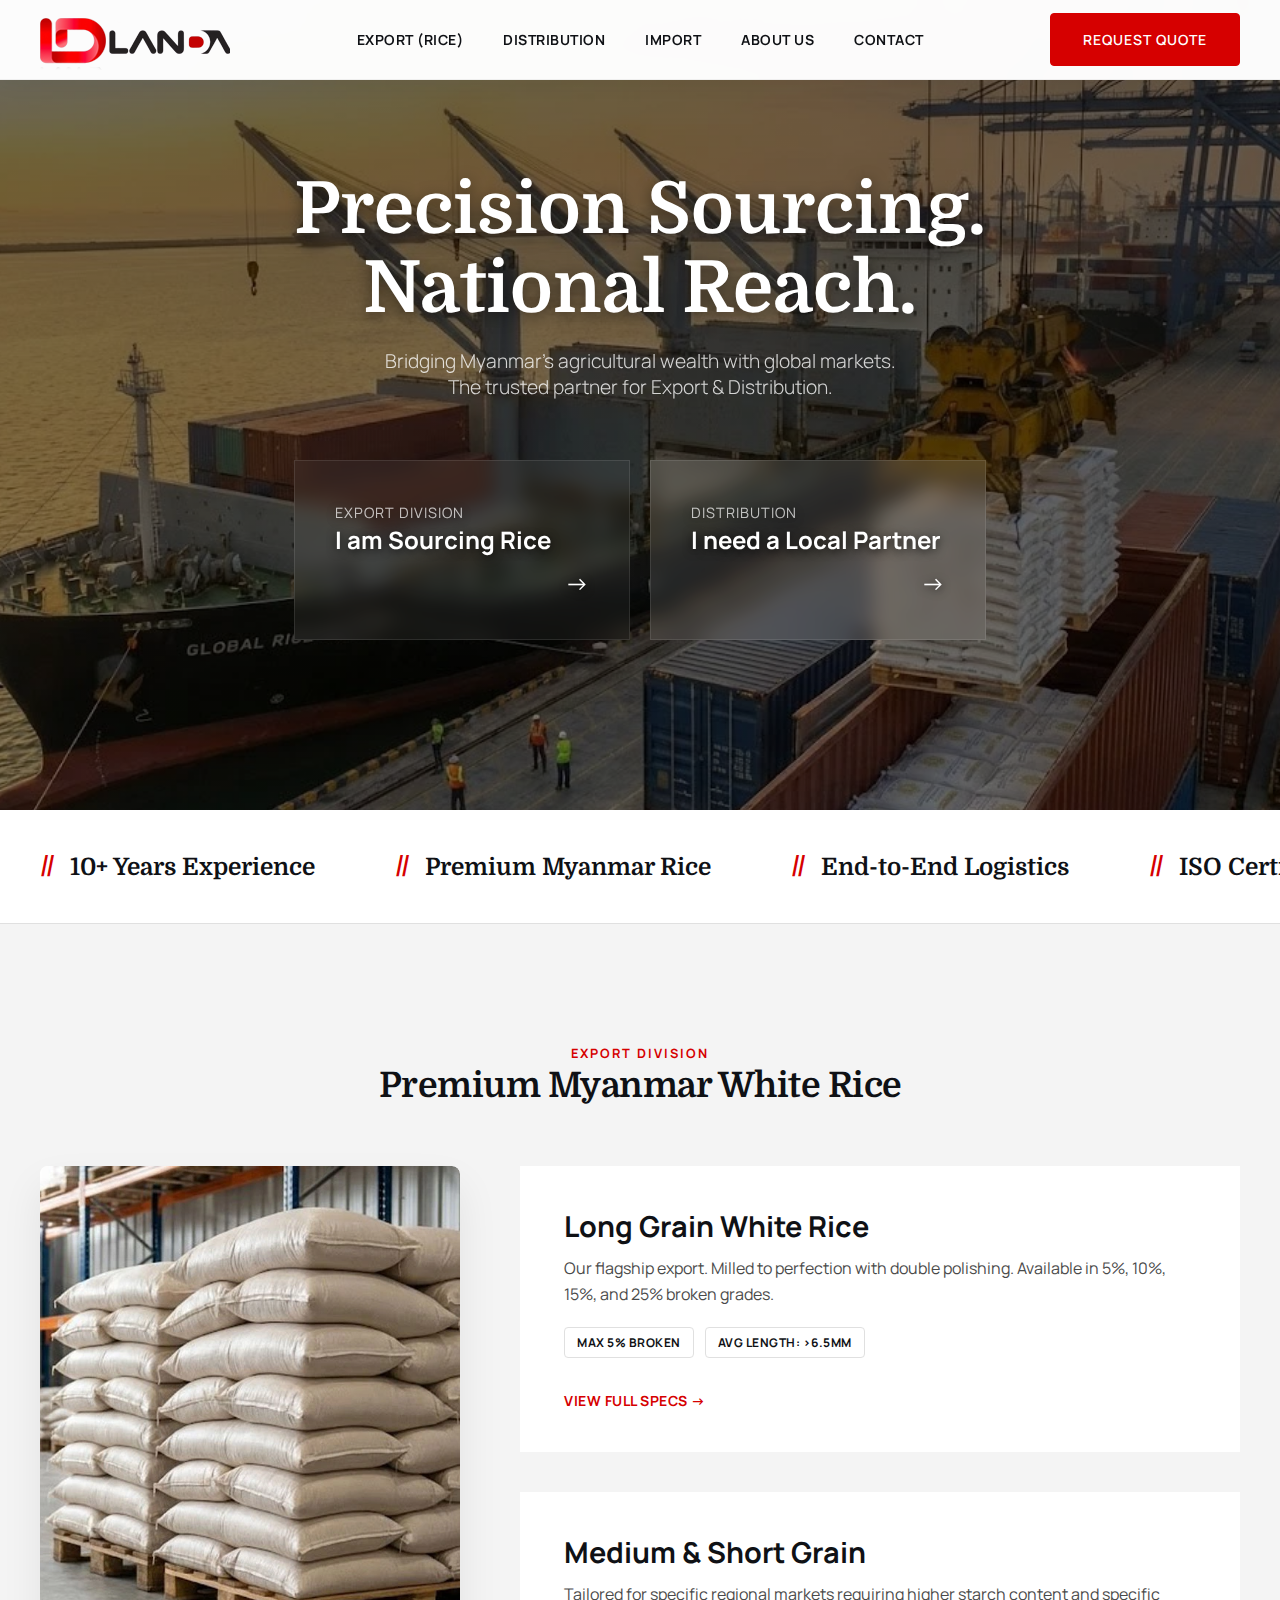
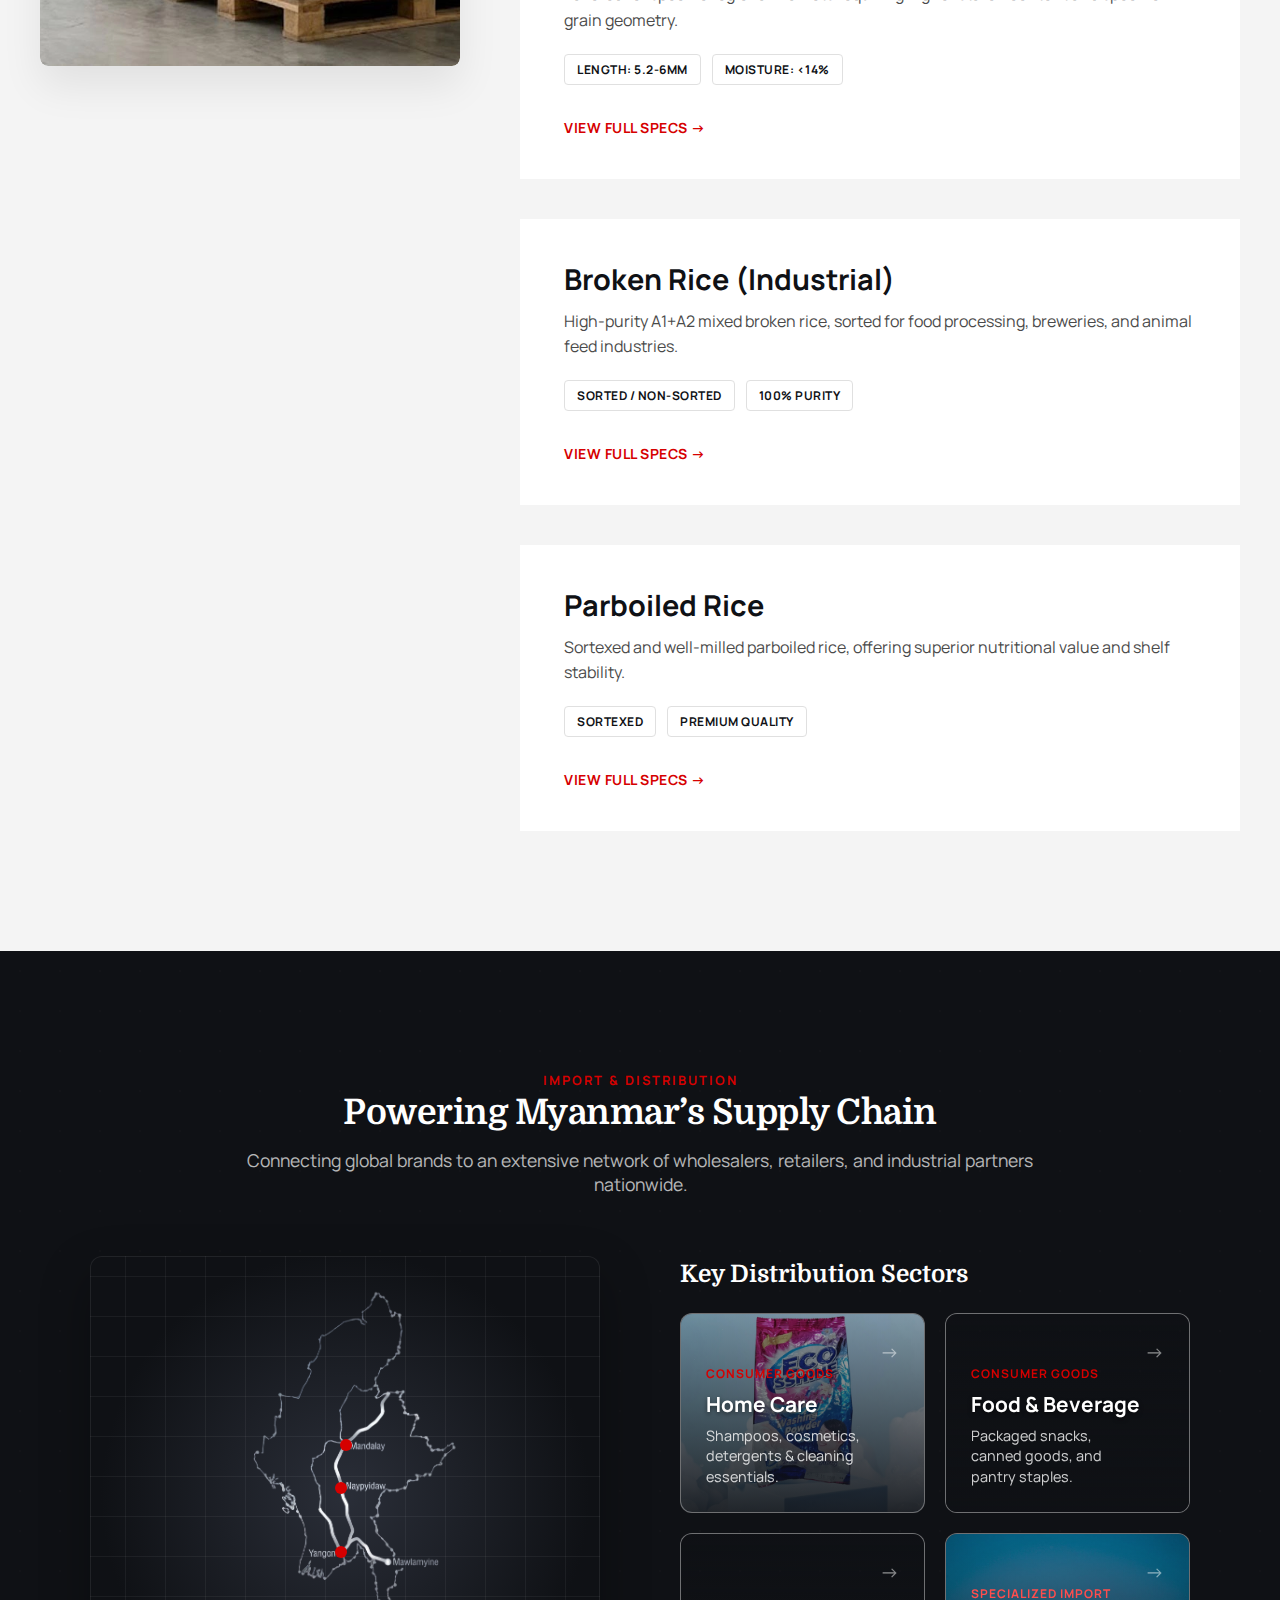
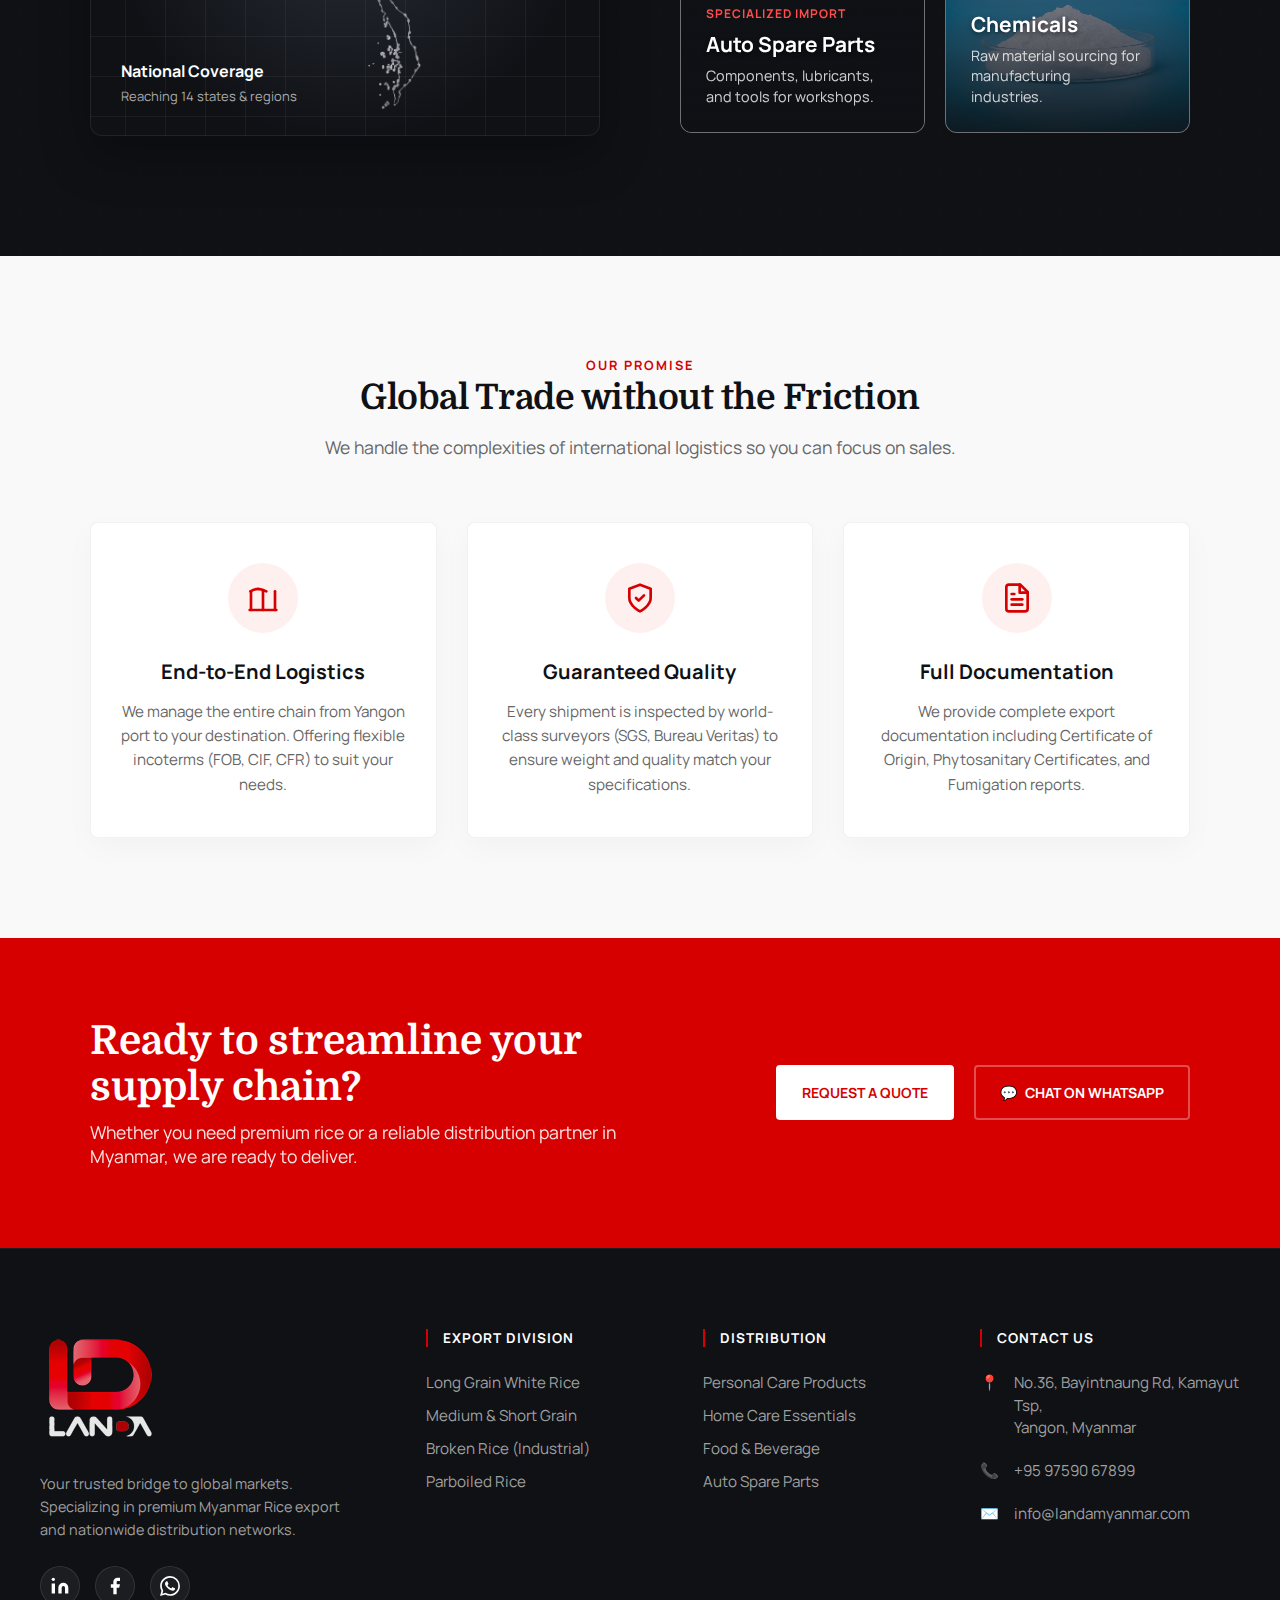
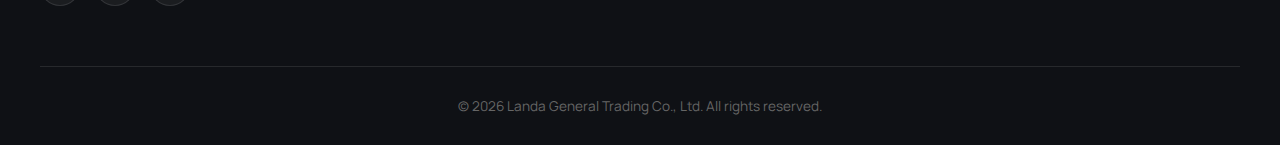
<file: index.html>
<!DOCTYPE html>
<html lang="en">
<head>
    <meta charset="UTF-8">
    <meta name="viewport" content="width=device-width, initial-scale=1.0">
    <title>Landa General Trading | Myanmar's Premier Supply Chain Partner</title>
    <meta name="description" content="Bridging global manufacturers with Myanmar's 54 million consumers. Trusted import, export, and national distribution services since 2016.">
    <meta name="keywords" content="Landa General Trading, Myanmar distributor, supply chain Myanmar, logistics company Yangon, import export Myanmar, business partner Myanmar">
    <meta property="og:title" content="Landa General Trading | Architects of Supply Chain">
    <meta property="og:description" content="Bridging global manufacturers with Myanmar's 54 million consumers.">
    <meta property="og:image" content="https://landamyanmar.com/img/ship-loading-port.jpg">
    <meta property="og:url" content="https://landamyanmar.com/">

    <link rel="icon" type="image/png" href="img/favicon.png">
    <link rel="preconnect" href="https://fonts.googleapis.com">
    <link rel="preconnect" href="https://fonts.gstatic.com" crossorigin>
    <link href="https://fonts.googleapis.com/css2?family=Manrope:wght@300;400;600;700;800&family=Domine:wght@400;700&display=swap" rel="stylesheet">
    <link rel="stylesheet" href="style.css">
    <link rel="preload" as="image" href="img/ship-loading-port.webp">

</head>
<body>

    <nav class="main-navbar">
        <div class="container nav-inner">
            <a href="index.html" class="logo">
                <img src="img/lada-trading-logo.png" alt="Landa General Trading Co., Ltd">
            </a>

            <div class="nav-menu">

                <div class="nav-menu">
                    <div class="nav-item"><a href="rice-export.html" class="nav-link">Export (Rice)</a></div>
                    <div class="nav-item"><a href="distribution.html" class="nav-link">Distribution</a></div>
                    <div class="nav-item"><a href="import.html" class="nav-link">Import</a></div>
                    <div class="nav-item"><a href="about.html" class="nav-link">About Us</a></div>
                    <div class="nav-item"><a href="contact.html" class="nav-link">Contact</a></div>
                </div>

            </div>

            <a href="contact.html" class="btn-primary">Request Quote</a>
        </div>
    </nav>

    <section class="hero">
        <div class="container hero-content">
            <h1>Precision Sourcing.<br>National Reach.</h1>
            <p>Bridging Myanmar’s agricultural wealth with global markets. <br>The trusted partner for Export & Distribution.</p>
            
            <div class="hero-split-cards">
                
                <a href="rice-export.html" class="split-card">
                    <span>Export Division</span>
                    <h3>I am Sourcing Rice</h3>
                    <div class="arrow-icon">&rarr;</div>
                </a>

                <a href="distribution.html" class="split-card" style="background: rgba(255,255,255,0.1);">
                    <span>Distribution</span>
                    <h3>I need a Local Partner</h3>
                    <div class="arrow-icon">&rarr;</div>
                </a>

            </div>
        </div>
    </section>

    <div class="trust-ticker-container">
        <div class="ticker-wrapper">
            <div class="ticker-track">
                <div class="ticker-item"><span class="highlight">//</span> 10+ Years Experience</div>
                <div class="ticker-item"><span class="highlight">//</span> Premium Myanmar Rice</div>
                <div class="ticker-item"><span class="highlight">//</span> End-to-End Logistics</div>
                <div class="ticker-item"><span class="highlight">//</span> ISO Certified Quality</div>
                <div class="ticker-item"><span class="highlight">//</span> Exporting to 12+ Countries</div>
                <div class="ticker-item"><span class="highlight">//</span> 10+ Years Experience</div>
                <div class="ticker-item"><span class="highlight">//</span> Premium Myanmar Rice</div>
                <div class="ticker-item"><span class="highlight">//</span> End-to-End Logistics</div>
                <div class="ticker-item"><span class="highlight">//</span> ISO Certified Quality</div>
                <div class="ticker-item"><span class="highlight">//</span> Exporting to 12+ Countries</div>
            </div>
        </div>
    </div>

    <section class="export-section">
        <div class="container">
            <div class="section-header">
                <span class="label">Export Division</span>
                <h2>Premium Myanmar White Rice</h2>
            </div>
            <div class="product-slider">
                <div class="product-visual">
                    <img src="img/rice-packaging.webp" alt="Landa Rice Packaging" loading="lazy" width="420" height="500">
                </div>
                <div class="product-list">
                    <div class="product-item">
                        <h3>Long Grain White Rice</h3>
                        <p>Our flagship export. Milled to perfection with double polishing. Available in 5%, 10%, 15%, and 25% broken grades.</p>
                        <div style="margin-bottom: 10px;">
                            <span class="specs-tag">Max 5% Broken</span>
                            <span class="specs-tag">Avg Length: >6.5mm</span>
                        </div>
                        <span class="card-cta">View Full Specs &rarr;</span>
                    </div>

                    <div class="product-item">
                        <h3>Medium & Short Grain</h3>
                        <p>Tailored for specific regional markets requiring higher starch content and specific grain geometry.</p>
                        <div style="margin-bottom: 10px;">
                            <span class="specs-tag">Length: 5.2-6mm</span>
                            <span class="specs-tag">Moisture: &lt;14%</span>
                        </div>
                        <span class="card-cta">View Full Specs &rarr;</span>
                    </div>

                    <div class="product-item">
                        <h3>Broken Rice (Industrial)</h3>
                        <p>High-purity A1+A2 mixed broken rice, sorted for food processing, breweries, and animal feed industries.</p>
                        <div style="margin-bottom: 10px;">
                            <span class="specs-tag">Sorted / Non-Sorted</span>
                            <span class="specs-tag">100% Purity</span>
                        </div>
                        <span class="card-cta">View Full Specs &rarr;</span>
                    </div>

                    <div class="product-item">
                        <h3>Parboiled Rice</h3>
                        <p>Sortexed and well-milled parboiled rice, offering superior nutritional value and shelf stability.</p>
                        <div style="margin-bottom: 10px;">
                            <span class="specs-tag">Sortexed</span>
                            <span class="specs-tag">Premium Quality</span>
                        </div>
                        <span class="card-cta">View Full Specs &rarr;</span>
                    </div>
                </div>
            </div>
        </div>
    </section>

    <section class="distribution-section">
        <div class="container-focus">
            
            <div style="text-align: center; max-width: 800px; margin: 0 auto;">
                <span class="label">Import & Distribution</span>
                <h2>Powering Myanmar’s Supply Chain</h2>
                <p style="opacity: 0.7; margin-top: 15px; font-size: 1.1rem;">
                    Connecting global brands to an extensive network of wholesalers, retailers, and industrial partners nationwide.
                </p>
            </div>

            <div class="dist-layout">
                
                <div class="map-visual">
                    <div class="hotspot yangon" data-city="Yangon (HQ)"></div>
                    <div class="hotspot mandalay" data-city="Mandalay Hub"></div>
                    <div class="hotspot naypyidaw" data-city="Naypyidaw"></div>
                    
                    <div style="position: absolute; bottom: 30px; left: 30px; text-align: left;">
                        <h4 style="margin-bottom: 5px;">National Coverage</h4>
                        <p style="font-size: 13px; color: #aaa;">Reaching 14 states & regions</p>
                    </div>
                </div>

                <div class="bento-grid-container">
                    <h3 style="margin-bottom: 25px; font-size: 1.5rem;">Key Distribution Sectors</h3>

                    <div class="bento-grid">
                        
                        <a href="distribution.html" class="bento-tile" style="background-image: url('img/wp-eco-shine.jpg');">
                            <div class="tile-overlay"></div>
                            <div class="tile-content">
                                <span class="tile-category">Consumer Goods</span>
                                <h4>Home Care</h4>
                                <p>Shampoos, cosmetics, detergents & cleaning essentials.</p>
                                <div class="tile-arrow">&rarr;</div>
                            </div>
                        </a>

                        <a href="distribution.html" class="bento-tile" style="background-image: url('https://images.unsplash.com/photo-1578916171728-46686eac8d58?auto=format&fit=crop&w=800&q=80');">
                            <div class="tile-overlay"></div>
                            <div class="tile-content">
                                <span class="tile-category">Consumer Goods</span>
                                <h4>Food & Beverage</h4>
                                <p>Packaged snacks, canned goods, and pantry staples.</p>
                                <div class="tile-arrow">&rarr;</div>
                            </div>
                        </a>

                        <a href="distribution.html" class="bento-tile" style="background-image: url('https://images.unsplash.com/photo-1486262715619-67b85e0b08d3?auto=format&fit=crop&w=800&q=80');">
                            <div class="tile-overlay"></div>
                            <div class="tile-content">
                                <span class="tile-category" style="color: #ff4d4d;">Specialized Import</span>
                                <h4>Auto Spare Parts</h4>
                                <p>Components, lubricants, and tools for workshops.</p>
                                <div class="tile-arrow">&rarr;</div>
                            </div>
                        </a>

                        <a href="distribution.html" class="bento-tile" style="background-image: url('img/Soda_Ash_Light.png');">
                            <div class="tile-overlay"></div>
                            <div class="tile-content">
                                <span class="tile-category" style="color: #ff4d4d;">Specialized Import</span>
                                <h4>Chemicals</h4>
                                <p>Raw material sourcing for manufacturing industries.</p>
                                <div class="tile-arrow">&rarr;</div>
                            </div>
                        </a>

                    </div>
                </div>
            </div>

        </div>
    </section>

    <section class="why-us-section section-padding bg-grey">
        <div class="container-focus">
            <div class="section-header" style="text-align: center; max-width: 700px; margin: 0 auto 60px auto;">
                <span class="label">Our Promise</span>
                <h2>Global Trade without the Friction</h2>
                <p style="color: #666; margin-top: 15px;">We handle the complexities of international logistics so you can focus on sales.</p>
            </div>

            <div class="features-grid">
                
                <div class="feature-card">
                    <div class="icon-box">
                        <svg width="32" height="32" viewBox="0 0 24 24" fill="none" stroke="currentColor" stroke-width="2" stroke-linecap="round" stroke-linejoin="round"><path d="M2 21h20"/><path d="M2.5 7a15 15 0 0 1 6-1.88 15 15 0 0 1 6 1.88"/><path d="M12 21V7"/><path d="M3 7v14"/><path d="M21 7v14"/></svg>
                    </div>
                    <h3>End-to-End Logistics</h3>
                    <p>We manage the entire chain from Yangon port to your destination. Offering flexible incoterms (FOB, CIF, CFR) to suit your needs.</p>
                </div>

                <div class="feature-card">
                    <div class="icon-box">
                        <svg width="32" height="32" viewBox="0 0 24 24" fill="none" stroke="currentColor" stroke-width="2" stroke-linecap="round" stroke-linejoin="round"><path d="M12 22s8-4 8-10V5l-8-3-8 3v7c0 6 8 10 8 10z"/><path d="m9 12 2 2 4-4"/></svg>
                    </div>
                    <h3>Guaranteed Quality</h3>
                    <p>Every shipment is inspected by world-class surveyors (SGS, Bureau Veritas) to ensure weight and quality match your specifications.</p>
                </div>

                <div class="feature-card">
                    <div class="icon-box">
                        <svg width="32" height="32" viewBox="0 0 24 24" fill="none" stroke="currentColor" stroke-width="2" stroke-linecap="round" stroke-linejoin="round"><path d="M14.5 2H6a2 2 0 0 0-2 2v16a2 2 0 0 0 2 2h12a2 2 0 0 0 2-2V7.5L14.5 2z"/><polyline points="14 2 14 8 20 8"/><path d="M16 13H8"/><path d="M16 17H8"/><path d="M10 9H8"/></svg>
                    </div>
                    <h3>Full Documentation</h3>
                    <p>We provide complete export documentation including Certificate of Origin, Phytosanitary Certificates, and Fumigation reports.</p>
                </div>

            </div>
        </div>
    </section>

    <section class="cta-section">
        <div class="container-focus cta-content">
            <div class="cta-text">
                <h2>Ready to streamline your supply chain?</h2>
                <p>Whether you need premium rice or a reliable distribution partner in Myanmar, we are ready to deliver.</p>
            </div>
            <div class="cta-actions">
                <a href="contact.html" class="btn-white">Request a Quote</a>
                <a href="https://wa.me/959759067899?text=Hello,%20I%20am%20interested%20in%20partnering%20with%20Landa." target="_blank" class="btn-whatsapp btn-outline">
                    <span style="margin-right:8px">💬</span> Chat on WhatsApp
                </a>
            </div>
        </div>
    </section>

    <footer class="site-footer">
        <div class="container">
            <div class="footer-top">
                
                <div class="footer-col brand-col">
                    <a href="#" class="footer-logo">
                        <img src="img/lada-trading-footer-logo.png" alt="Landa General Trading" width="120" height="118">
                    </a>
                    <p class="brand-desc">
                        Your trusted bridge to global markets. Specializing in premium Myanmar Rice export and nationwide distribution networks.
                    </p>
                    <div class="social-links">
                        
                        <a href="#" class="social-icon" aria-label="LinkedIn">
                            <svg width="20" height="20" viewBox="0 0 24 24" fill="currentColor">
                                <path d="M16 8a6 6 0 0 1 6 6v7h-4v-7a2 2 0 0 0-2-2 2 2 0 0 0-2 2v7h-4v-7a6 6 0 0 1 6-6z"></path>
                                <rect x="2" y="9" width="4" height="12"></rect>
                                <circle cx="4" cy="4" r="2"></circle>
                            </svg>
                        </a>

                        <a href="#" class="social-icon" aria-label="Facebook">
                            <svg width="20" height="20" viewBox="0 0 24 24" fill="currentColor">
                                <path d="M18 2h-3a5 5 0 0 0-5 5v3H7v4h3v8h4v-8h3l1-4h-4V7a1 1 0 0 1 1-1h3z"></path>
                            </svg>
                        </a>

                        <a href="#" class="social-icon" aria-label="WhatsApp">
                            <svg width="20" height="20" viewBox="0 0 24 24" fill="currentColor">
                                <path d="M17.472 14.382c-.297-.149-1.758-.867-2.03-.967-.273-.099-.471-.148-.67.15-.197.297-.767.966-.94 1.164-.173.199-.347.223-.644.075-.297-.15-1.255-.463-2.39-1.475-.883-.788-1.48-1.761-1.653-2.059-.173-.297-.018-.458.13-.606.134-.133.298-.347.446-.52.149-.174.198-.298.298-.497.099-.198.05-.371-.025-.52-.075-.149-.669-1.612-.916-2.207-.242-.579-.487-.5-.669-.51-.173-.008-.371-.01-.57-.01-.198 0-.52.074-.792.372-.272.297-1.04 1.016-1.04 2.479 0 1.462 1.065 2.875 1.213 3.074.149.198 2.096 3.2 5.077 4.487.709.306 1.262.489 1.694.625.712.227 1.36.195 1.871.118.571-.085 1.758-.719 2.006-1.413.248-.694.248-1.289.173-1.413-.074-.124-.272-.198-.57-.347m-5.421 7.403h-.004a9.87 9.87 0 01-5.031-1.378l-.361-.214-3.741.982.998-3.648-.235-.374a9.86 9.86 0 01-1.51-5.26c.001-5.45 4.436-9.884 9.888-9.884 2.64 0 5.122 1.03 6.988 2.898a9.825 9.825 0 012.893 6.994c-.003 5.45-4.437 9.884-9.885 9.884m8.413-18.297A11.815 11.815 0 0012.05 0C5.495 0 .16 5.335.157 11.892c0 2.096.547 4.142 1.588 5.945L.057 24l6.305-1.654a11.882 11.882 0 005.683 1.448h.005c6.554 0 11.89-5.335 11.893-11.893a11.821 11.821 0 00-3.48-8.413Z"></path>
                            </svg>
                        </a>

                    </div>
                </div>

                <div class="footer-col">
                    <h4>Export Division</h4>
                    <ul>
                        <li><a href="#">Long Grain White Rice</a></li>
                        <li><a href="#">Medium & Short Grain</a></li>
                        <li><a href="#">Broken Rice (Industrial)</a></li>
                        <li><a href="#">Parboiled Rice</a></li>
                    </ul>
                </div>

                <div class="footer-col">
                    <h4>Distribution</h4>
                    <ul>
                        <li><a href="#">Personal Care Products</a></li>
                        <li><a href="#">Home Care Essentials</a></li>
                        <li><a href="#">Food & Beverage</a></li>
                        <li><a href="#">Auto Spare Parts</a></li>
                    </ul>
                </div>

                <div class="footer-col contact-col">
                    <h4>Contact Us</h4>
                    <ul>
                        <li class="contact-item">
                            <span>📍</span> 
                            No.36, Bayintnaung Rd, Kamayut Tsp,<br>Yangon, Myanmar
                        </li>
                        <li class="contact-item">
                            <span>📞</span> 
                            <a href="tel:+959759067899">+95 97590 67899</a>
                        </li>
                        <li class="contact-item">
                            <span>✉️</span> 
                            <a href="mailto:info@landamyanmar.com">info@landamyanmar.com</a>
                        </li>
                    </ul>
                </div>

            </div>

            <div class="footer-bottom">
                <p>&copy; 2026 Landa General Trading Co., Ltd. All rights reserved.</p>
            </div>
        </div>
    </footer>

</body>
</html>
</file>
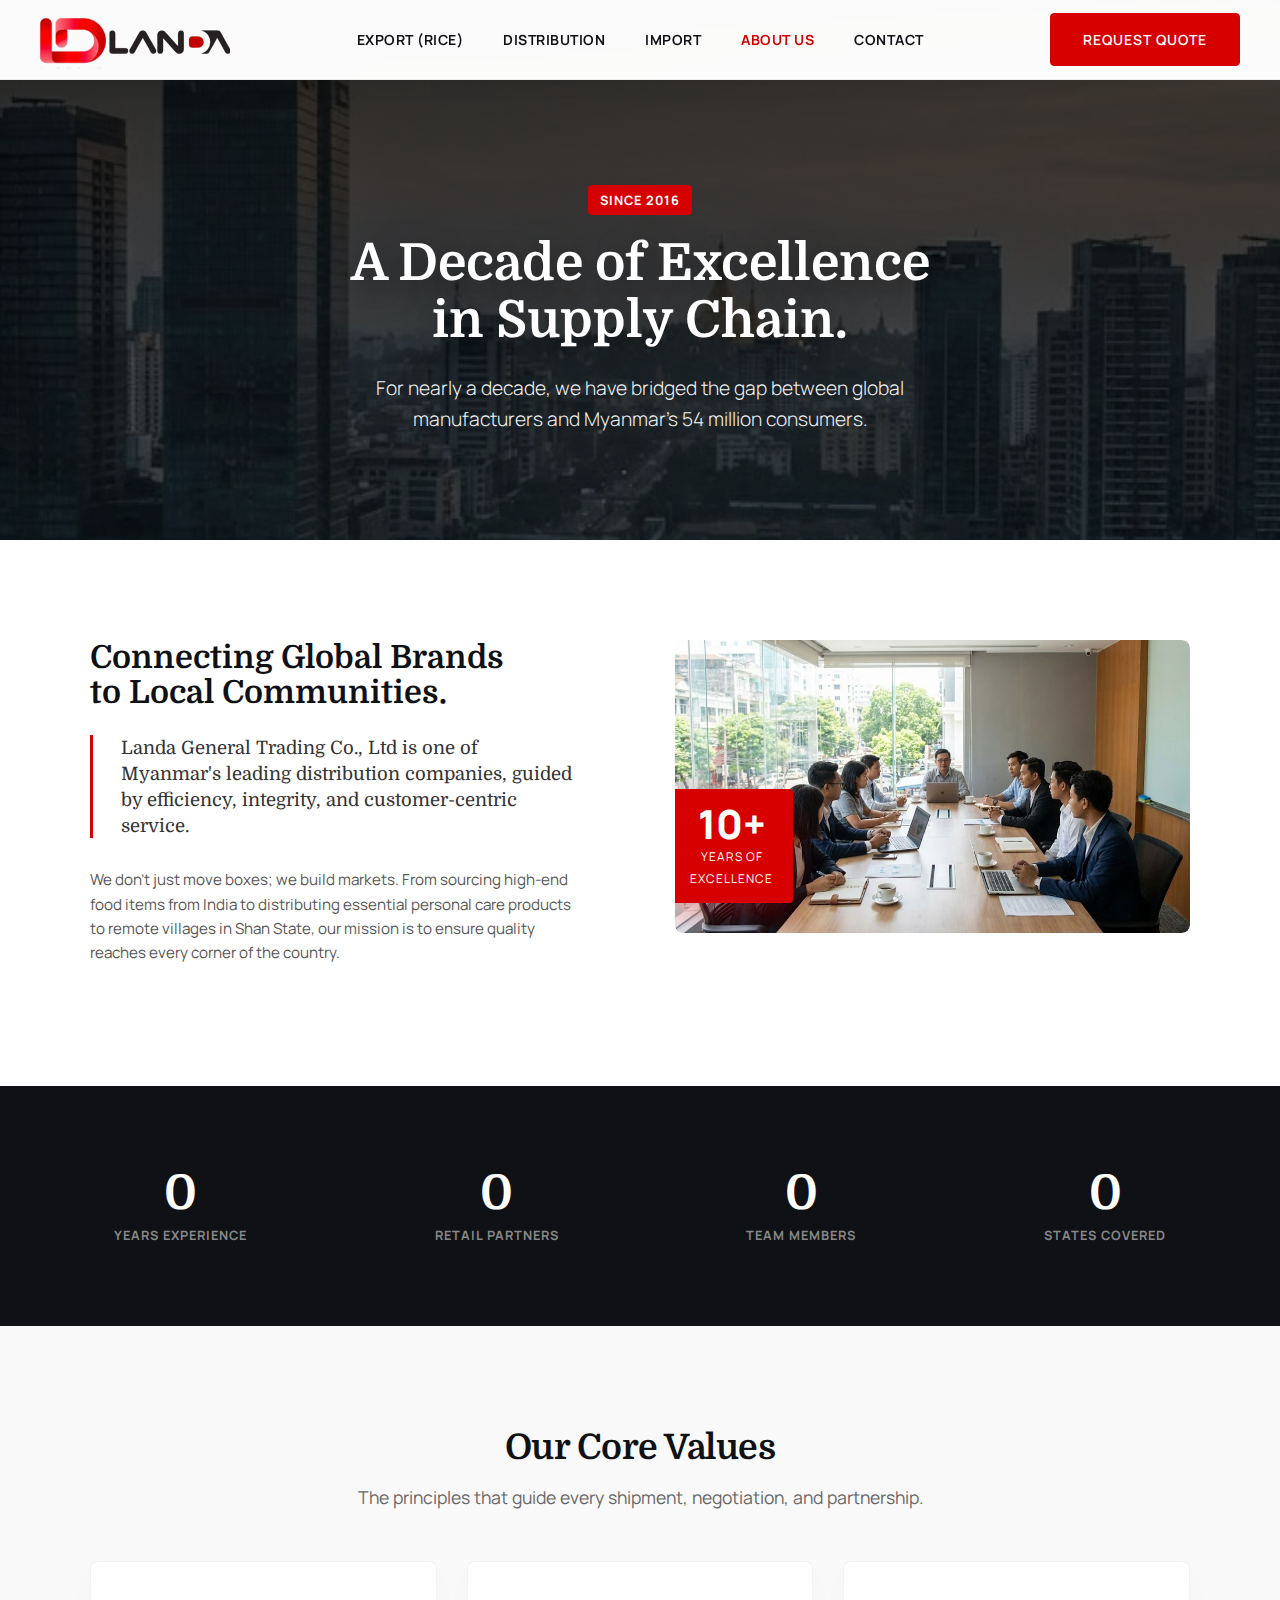
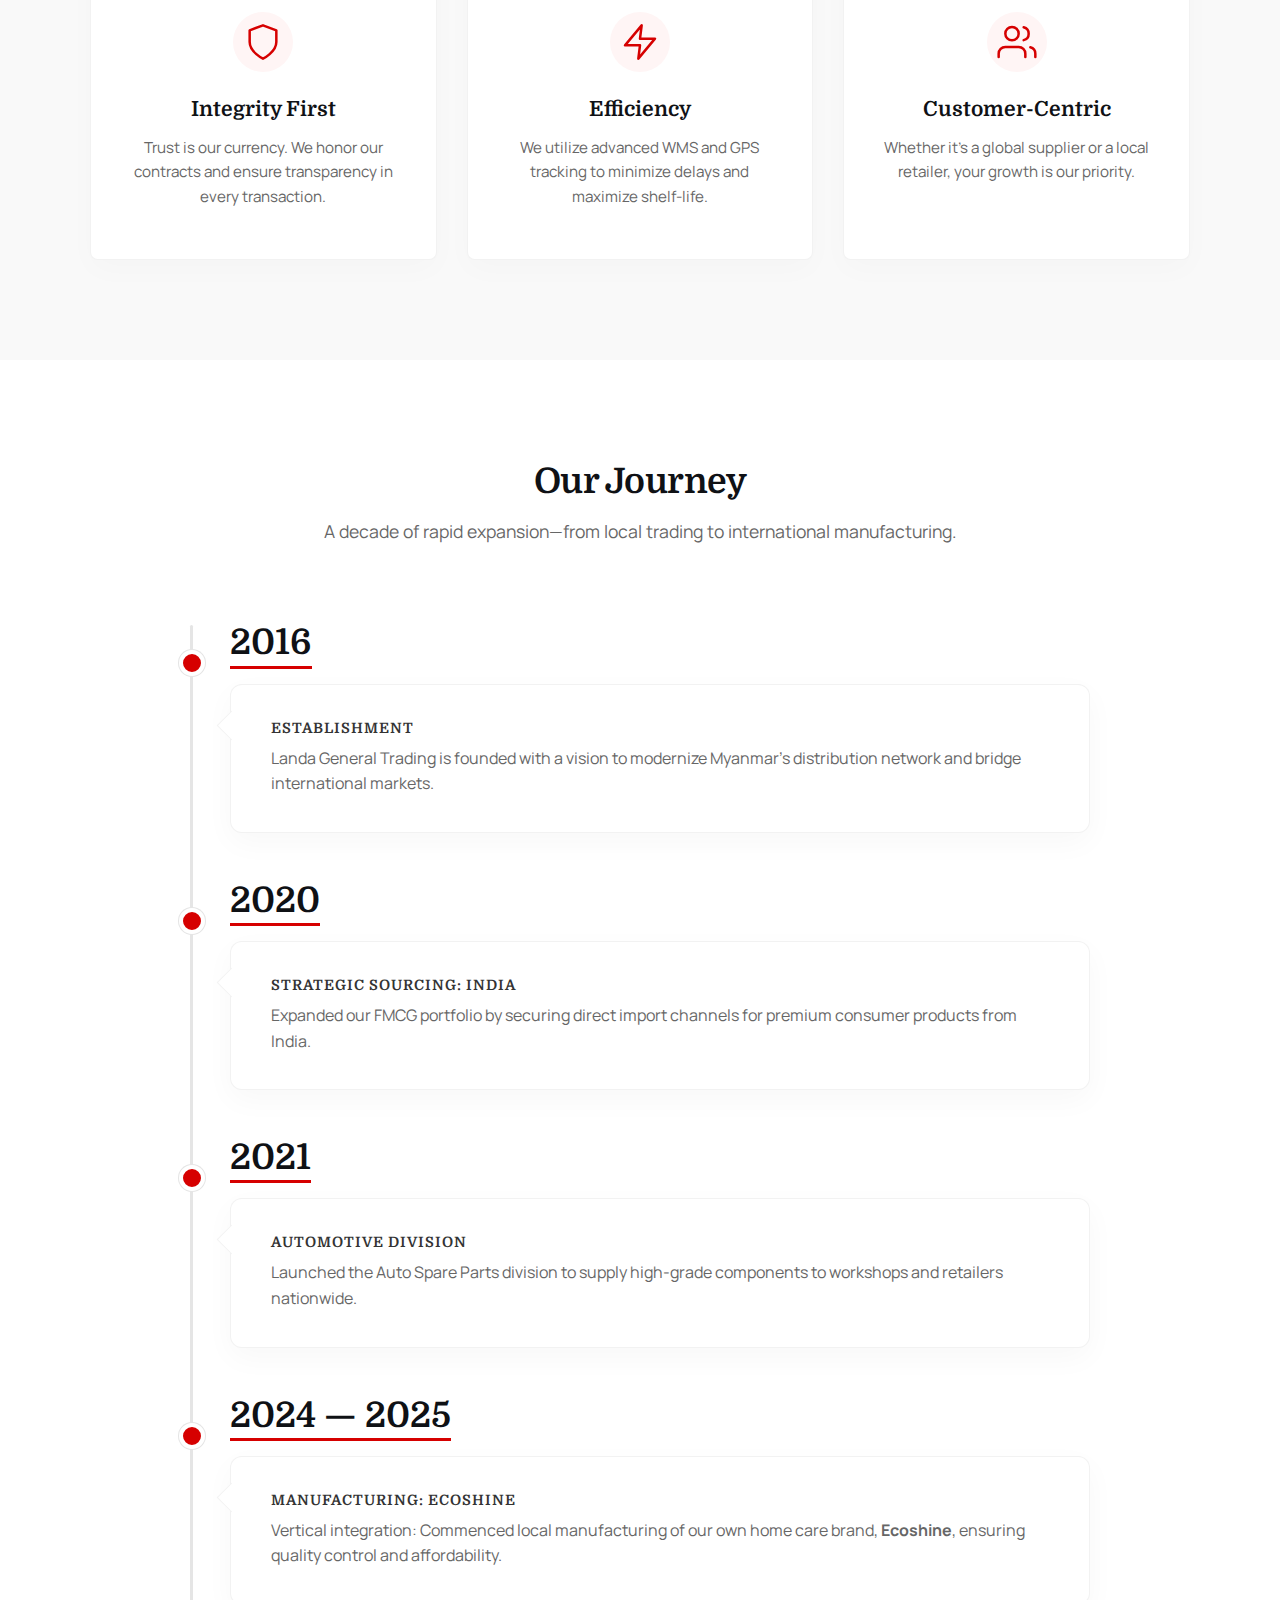
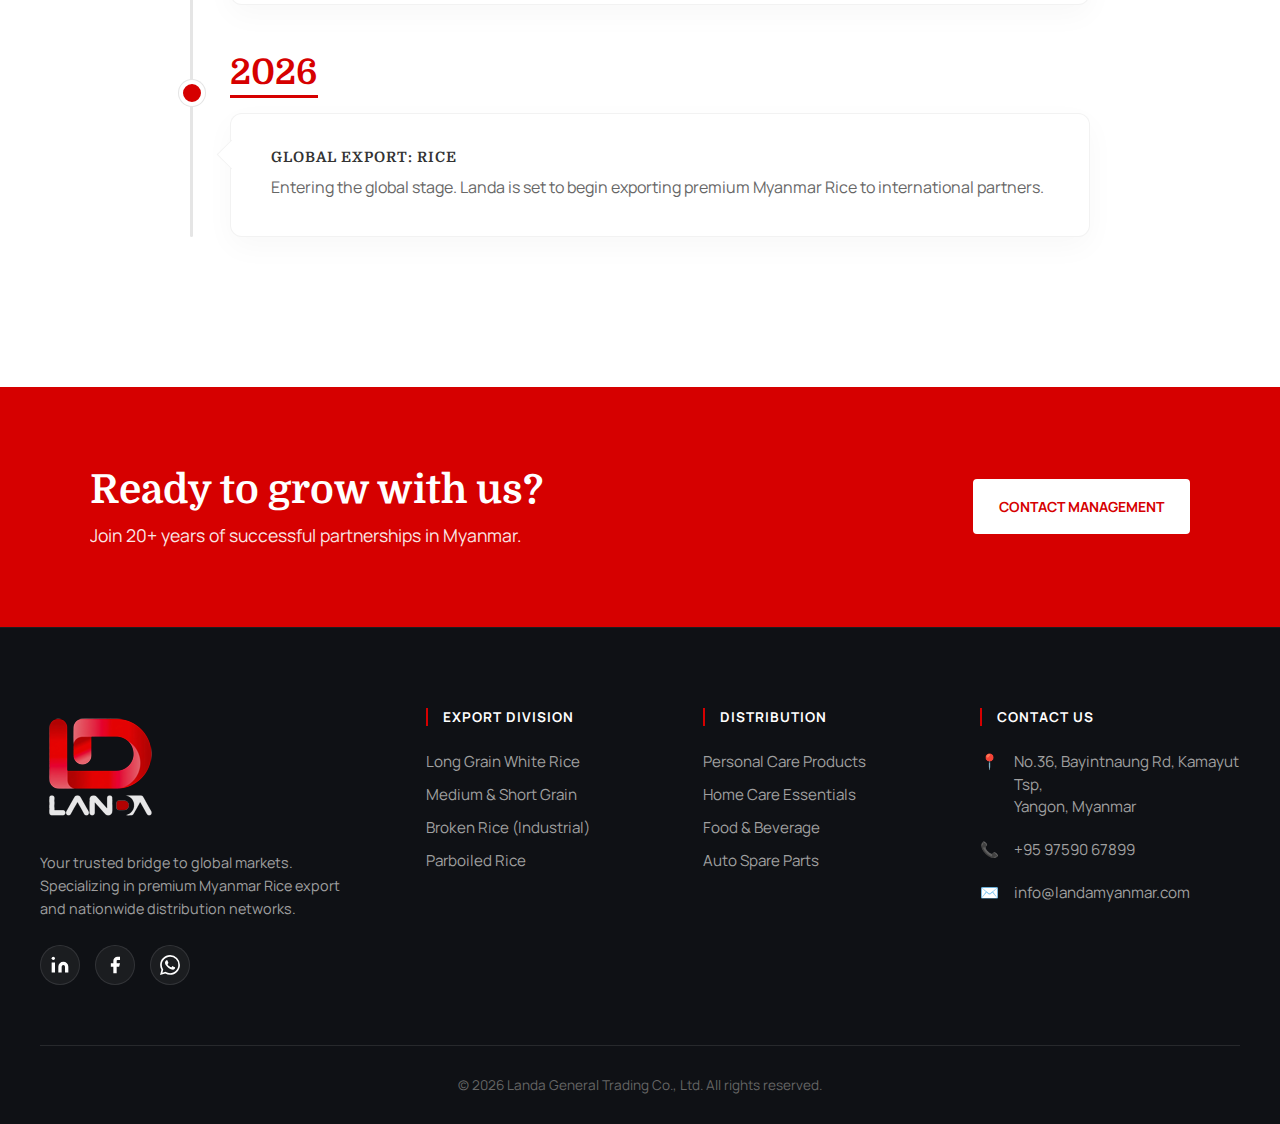
<file: about.html>
<!DOCTYPE html>
<html lang="en">
<head>
    <meta charset="UTF-8">
    <meta name="viewport" content="width=device-width, initial-scale=1.0">
    <title>About Landa | A Decade of Logistics Excellence in Myanmar</title>
    <meta name="description" content="Founded in 2016, Landa General Trading is Myanmar's leading supply chain architect with distribution hubs in Yangon, Mandalay, and Naypyidaw.">
    <meta name="keywords" content="Landa company profile, history of Landa General Trading, logistics network Myanmar, Yangon trading company">

    <meta property="og:title" content="10+ Years of Excellence | Landa General Trading">
    <meta property="og:description" content="From local trading to global supply chain. Discover our journey.">
    <meta property="og:image" content="https://landamyanmar.com/img/corporate-meeting.jpg">

    <link rel="icon" type="image/png" href="img/favicon.png">
    <link rel="preconnect" href="https://fonts.googleapis.com">
    <link rel="preconnect" href="https://fonts.gstatic.com" crossorigin>
    <link href="https://fonts.googleapis.com/css2?family=Manrope:wght@300;400;600;700;800&family=Domine:wght@400;700&display=swap" rel="stylesheet">
    <link rel="stylesheet" href="style.css">
    <link rel="preload" as="image" href="img/yangon-skyline-meeting.jpg">
</head>
<body>

    <nav class="main-navbar">
        <div class="container nav-inner">
            
            <a href="index.html" class="logo">
                <img src="img/lada-trading-logo.png" alt="Landa General Trading">
            </a>

            <div class="nav-menu" id="navMenu">
                <div class="nav-item"><a href="rice-export.html" class="nav-link">Export (Rice)</a></div>
                <div class="nav-item"><a href="distribution.html" class="nav-link">Distribution</a></div>
                <div class="nav-item"><a href="import.html" class="nav-link">Import</a></div>
                <div class="nav-item"><a href="about.html" class="nav-link" style="color: var(--landa-red);">About Us</a></div>
                <div class="nav-item"><a href="contact.html" class="nav-link">Contact</a></div>
                <a href="contact.html" class="btn-primary mobile-only-btn">Request Quote</a>
            </div>

            <div class="nav-right">
                <a href="contact.html" class="btn-primary desktop-only-btn">Request Quote</a>
                
                <div class="hamburger" id="hamburgerBtn">
                    <span></span>
                    <span></span>
                    <span></span>
                </div>
            </div>

        </div>
    </nav>

    <header class="about-hero">
        <div class="hero-overlay"></div>
        <div class="container hero-content-about">
            <span class="hero-label">Since 2016</span>
            <h1>A Decade of Excellence<br>in Supply Chain.</h1>
            <p>For nearly a decade, we have bridged the gap between global manufacturers and Myanmar’s 54 million consumers.</p>
        </div>
    </header>

    <section class="section-padding bg-white">
        <div class="container-focus">
            <div class="about-split">
                <div class="about-text">
                    <h2>Connecting Global Brands<br>to Local Communities.</h2>
                    <p class="lead-text">Landa General Trading Co., Ltd is one of Myanmar's leading distribution companies, guided by efficiency, integrity, and customer-centric service.</p>
                    <p>We don't just move boxes; we build markets. From sourcing high-end food items from India to distributing essential personal care products to remote villages in Shan State, our mission is to ensure quality reaches every corner of the country.</p>                   

                </div>
                <div class="about-visual">
                    <img src="img/corporate-meeting.jpg" alt="Landa Team Meeting">
                        <div class="exp-badge">
                            <span class="years">10+</span>
                            <span class="desc">Years of<br>Excellence</span>
                        </div>
                </div>
            </div>
        </div>
    </section>

    <section class="stats-banner">
        <div class="container stats-grid">
            
            <div class="stat-box">
                <span class="num" data-count="10" data-suffix="+">0</span>
                <span class="label">Years Experience</span>
            </div>

            <div class="stat-box">
                <span class="num" data-count="15" data-suffix="k+">0</span>
                <span class="label">Retail Partners</span>
            </div>

            <div class="stat-box">
                <span class="num" data-count="500" data-suffix="+">0</span>
                <span class="label">Team Members</span>
            </div>

            <div class="stat-box">
                <span class="num" data-count="14" data-suffix="">0</span>
                <span class="label">States Covered</span>
            </div>

        </div>
    </section>

    <section class="section-padding bg-grey">
        <div class="container-focus">
            <div class="section-header center-text">
                <h2>Our Core Values</h2>
                <p>The principles that guide every shipment, negotiation, and partnership.</p>
            </div>

            <div class="values-grid">
                
                <div class="value-card">
                    <div class="value-icon">
                        <svg width="40" height="40" viewBox="0 0 24 24" fill="none" stroke="currentColor" stroke-width="1.5" stroke-linecap="round" stroke-linejoin="round"><path d="M12 22s8-4 8-10V5l-8-3-8 3v7c0 6 8 10 8 10z"></path></svg>
                    </div>
                    <h3>Integrity First</h3>
                    <p>Trust is our currency. We honor our contracts and ensure transparency in every transaction.</p>
                </div>

                <div class="value-card">
                    <div class="value-icon">
                        <svg width="40" height="40" viewBox="0 0 24 24" fill="none" stroke="currentColor" stroke-width="1.5" stroke-linecap="round" stroke-linejoin="round"><polygon points="13 2 3 14 12 14 11 22 21 10 12 10 13 2"></polygon></svg>
                    </div>
                    <h3>Efficiency</h3>
                    <p>We utilize advanced WMS and GPS tracking to minimize delays and maximize shelf-life.</p>
                </div>

                <div class="value-card">
                    <div class="value-icon">
                        <svg width="40" height="40" viewBox="0 0 24 24" fill="none" stroke="currentColor" stroke-width="1.5" stroke-linecap="round" stroke-linejoin="round"><path d="M17 21v-2a4 4 0 0 0-4-4H5a4 4 0 0 0-4 4v2"></path><circle cx="9" cy="7" r="4"></circle><path d="M23 21v-2a4 4 0 0 0-3-3.87"></path><path d="M16 3.13a4 4 0 0 1 0 7.75"></path></svg>
                    </div>
                    <h3>Customer-Centric</h3>
                    <p>Whether it's a global supplier or a local retailer, your growth is our priority.</p>
                </div>

            </div>
        </div>
    </section>

    <section class="section-padding bg-white">
        <div class="container-focus">
            <div class="section-header center-text">
                <h2>Our Journey</h2>
                <p>A decade of rapid expansion—from local trading to international manufacturing.</p>
            </div>
            
            <div class="timeline">
                
                <div class="timeline-item">
                    <div class="timeline-date">2016</div>
                    <div class="timeline-content">
                        <h3>Establishment</h3>
                        <p>Landa General Trading is founded with a vision to modernize Myanmar’s distribution network and bridge international markets.</p>
                    </div>
                </div>

                <div class="timeline-item">
                    <div class="timeline-date">2020</div>
                    <div class="timeline-content">
                        <h3>Strategic Sourcing: India</h3>
                        <p>Expanded our FMCG portfolio by securing direct import channels for premium consumer products from India.</p>
                    </div>
                </div>

                <div class="timeline-item">
                    <div class="timeline-date">2021</div>
                    <div class="timeline-content">
                        <h3>Automotive Division</h3>
                        <p>Launched the Auto Spare Parts division to supply high-grade components to workshops and retailers nationwide.</p>
                    </div>
                </div>

                <div class="timeline-item">
                    <div class="timeline-date">2024 — 2025</div>
                    <div class="timeline-content">
                        <h3>Manufacturing: Ecoshine</h3>
                        <p>Vertical integration: Commenced local manufacturing of our own home care brand, <strong>Ecoshine</strong>, ensuring quality control and affordability.</p>
                    </div>
                </div>

                <div class="timeline-item">
                    <div class="timeline-date" style="color: var(--landa-red);">2026</div>
                    <div class="timeline-content">
                        <h3>Global Export: Rice</h3>
                        <p>Entering the global stage. Landa is set to begin exporting premium Myanmar Rice to international partners.</p>
                    </div>
                </div>
                
            </div>
        </div>
    </section>

    <section class="cta-section">
        <div class="container-focus cta-content">
            <div class="cta-text">
                <h2>Ready to grow with us?</h2>
                <p>Join 20+ years of successful partnerships in Myanmar.</p>
            </div>
            <div class="cta-actions">
                <a href="contact.html" class="btn-white">Contact Management</a>
            </div>
        </div>
    </section>

    <footer class="site-footer">
        <div class="container">
            <div class="footer-top">
                
                <div class="footer-col brand-col">
                    <a href="#" class="footer-logo">
                        <img src="img/lada-trading-footer-logo.png" alt="Landa General Trading" width="120" height="118">
                    </a>
                    <p class="brand-desc">
                        Your trusted bridge to global markets. Specializing in premium Myanmar Rice export and nationwide distribution networks.
                    </p>
                    <div class="social-links">
                        
                        <a href="#" class="social-icon" aria-label="LinkedIn">
                            <svg width="20" height="20" viewBox="0 0 24 24" fill="currentColor">
                                <path d="M16 8a6 6 0 0 1 6 6v7h-4v-7a2 2 0 0 0-2-2 2 2 0 0 0-2 2v7h-4v-7a6 6 0 0 1 6-6z"></path>
                                <rect x="2" y="9" width="4" height="12"></rect>
                                <circle cx="4" cy="4" r="2"></circle>
                            </svg>
                        </a>

                        <a href="#" class="social-icon" aria-label="Facebook">
                            <svg width="20" height="20" viewBox="0 0 24 24" fill="currentColor">
                                <path d="M18 2h-3a5 5 0 0 0-5 5v3H7v4h3v8h4v-8h3l1-4h-4V7a1 1 0 0 1 1-1h3z"></path>
                            </svg>
                        </a>

                        <a href="#" class="social-icon" aria-label="WhatsApp">
                            <svg width="20" height="20" viewBox="0 0 24 24" fill="currentColor">
                                <path d="M17.472 14.382c-.297-.149-1.758-.867-2.03-.967-.273-.099-.471-.148-.67.15-.197.297-.767.966-.94 1.164-.173.199-.347.223-.644.075-.297-.15-1.255-.463-2.39-1.475-.883-.788-1.48-1.761-1.653-2.059-.173-.297-.018-.458.13-.606.134-.133.298-.347.446-.52.149-.174.198-.298.298-.497.099-.198.05-.371-.025-.52-.075-.149-.669-1.612-.916-2.207-.242-.579-.487-.5-.669-.51-.173-.008-.371-.01-.57-.01-.198 0-.52.074-.792.372-.272.297-1.04 1.016-1.04 2.479 0 1.462 1.065 2.875 1.213 3.074.149.198 2.096 3.2 5.077 4.487.709.306 1.262.489 1.694.625.712.227 1.36.195 1.871.118.571-.085 1.758-.719 2.006-1.413.248-.694.248-1.289.173-1.413-.074-.124-.272-.198-.57-.347m-5.421 7.403h-.004a9.87 9.87 0 01-5.031-1.378l-.361-.214-3.741.982.998-3.648-.235-.374a9.86 9.86 0 01-1.51-5.26c.001-5.45 4.436-9.884 9.888-9.884 2.64 0 5.122 1.03 6.988 2.898a9.825 9.825 0 012.893 6.994c-.003 5.45-4.437 9.884-9.885 9.884m8.413-18.297A11.815 11.815 0 0012.05 0C5.495 0 .16 5.335.157 11.892c0 2.096.547 4.142 1.588 5.945L.057 24l6.305-1.654a11.882 11.882 0 005.683 1.448h.005c6.554 0 11.89-5.335 11.893-11.893a11.821 11.821 0 00-3.48-8.413Z"></path>
                            </svg>
                        </a>

                    </div>
                </div>

                <div class="footer-col">
                    <h4>Export Division</h4>
                    <ul>
                        <li><a href="rice-export.html#long-grain">Long Grain White Rice</a></li>
                        <li><a href="rice-export.html#medium-short">Medium & Short Grain</a></li>
                        <li><a href="rice-export.html#broken">Broken Rice (Industrial)</a></li>
                        <li><a href="rice-export.html#parboiled">Parboiled Rice</a></li>
                    </ul>
                </div>

                <div class="footer-col">
                    <h4>Distribution</h4>
                    <ul>
                        <li><a href="distribution.html">Personal Care Products</a></li>
                        <li><a href="distribution.html">Home Care Essentials</a></li>
                        <li><a href="distribution.html">Food & Beverage</a></li>
                        <li><a href="distribution.html">Auto Spare Parts</a></li>
                    </ul>
                </div>

                <div class="footer-col contact-col">
                    <h4>Contact Us</h4>
                    <ul>
                        <li class="contact-item">
                            <span>📍</span> 
                            No.36, Bayintnaung Rd, Kamayut Tsp,<br>Yangon, Myanmar
                        </li>
                        <li class="contact-item">
                            <span>📞</span> 
                            <a href="tel:+959759067899">+95 97590 67899</a>
                        </li>
                        <li class="contact-item">
                            <span>✉️</span> 
                            <a href="mailto:info@landamyanmar.com">info@landamyanmar.com</a>
                        </li>
                    </ul>
                </div>

            </div>

            <div class="footer-bottom">
                <p>&copy; 2026 Landa General Trading Co., Ltd. All rights reserved.</p>
            </div>
        </div>
    </footer>

    <script>
    document.addEventListener("DOMContentLoaded", () => {

        /* =========================================
           1. MOBILE MENU TOGGLE
           ========================================= */
        const hamburger = document.getElementById('hamburgerBtn');
        const navMenu = document.getElementById('navMenu');

        // Only run this if the hamburger element actually exists on the page
        if (hamburger && navMenu) {
            hamburger.addEventListener('click', () => {
                navMenu.classList.toggle('active');
            });
        }

        /* =========================================
           2. STATS COUNTER ANIMATION
           ========================================= */
        const counters = document.querySelectorAll('.stat-box .num');

        // Only run this if there are stat numbers to animate
        if (counters.length > 0) {
            const observer = new IntersectionObserver((entries, observer) => {
                entries.forEach(entry => {
                    if (entry.isIntersecting) {
                        const counter = entry.target;
                        
                        const target = +counter.getAttribute('data-count');
                        const suffix = counter.getAttribute('data-suffix');
                        
                        const duration = 2000; 
                        const frameRate = 16;  
                        const totalFrames = duration / frameRate;
                        const increment = target / totalFrames;
                        
                        let currentCount = 0;

                        const updateCount = () => {
                            currentCount += increment;

                            if (currentCount < target) {
                                counter.innerText = Math.ceil(currentCount) + suffix;
                                requestAnimationFrame(updateCount);
                            } else {
                                counter.innerText = target + suffix;
                            }
                        };

                        updateCount();
                        observer.unobserve(counter);
                    }
                });
            }, {
                threshold: 0.5
            });

            counters.forEach(counter => {
                observer.observe(counter);
            });
        }

    });
    </script>

</body>
</html>
</file>
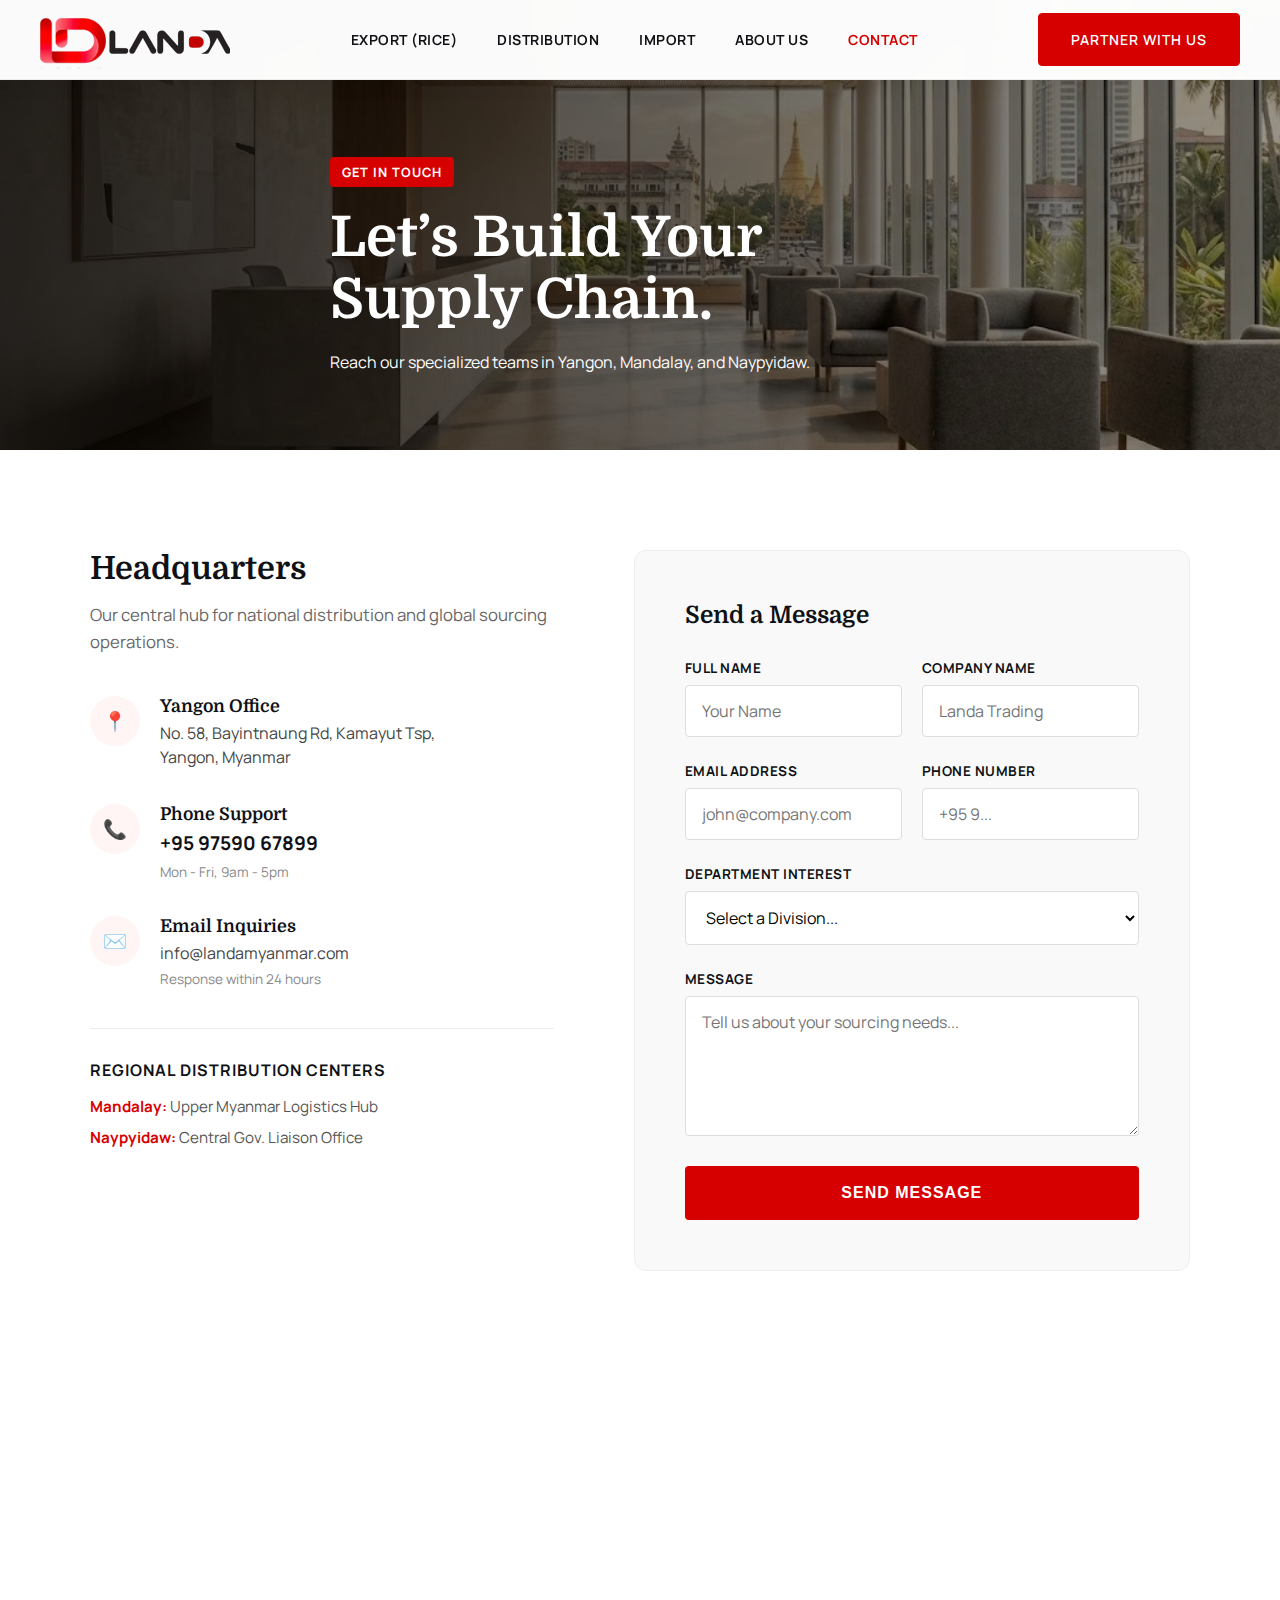
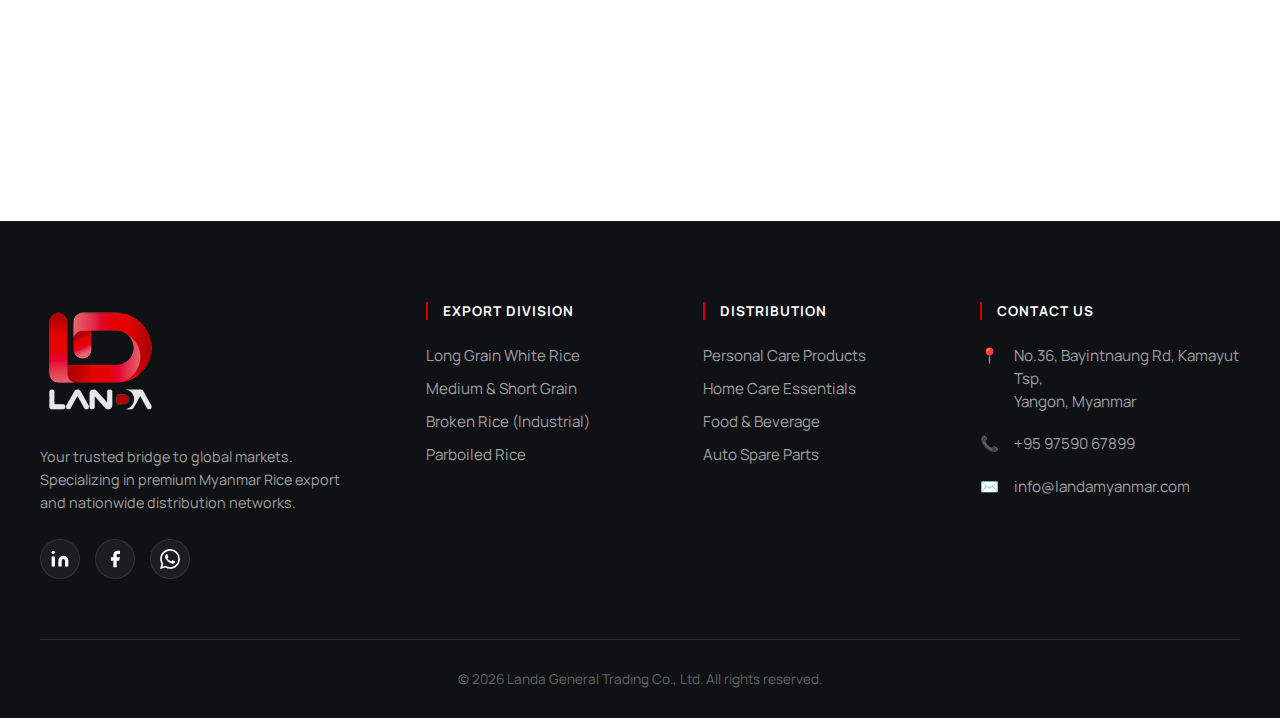
<file: contact.html>
<!DOCTYPE html>
<html lang="en">
<head>
    <meta charset="UTF-8">
    <meta name="viewport" content="width=device-width, initial-scale=1.0">
    <title>Contact Landa | Partner with Myanmar's Leading Distributor</title>
    <meta name="description" content="Get in touch with Landa General Trading. HQ in Yangon, branches in Mandalay & Naypyidaw. Call +95 97590 67899 for partnerships.">
    <meta name="keywords" content="Landa contact number, Landa office address, Bayintnaung Road trading, business inquiry Myanmar">

    <meta property="og:title" content="Partner with Landa | Let's Build Your Supply Chain">
    <meta property="og:image" content="https://landamyanmar.com/img/contact-map.jpg">

    <link rel="icon" type="image/png" href="img/favicon.png">
    <link rel="preconnect" href="https://fonts.googleapis.com">
    <link rel="preconnect" href="https://fonts.gstatic.com" crossorigin>
    <link href="https://fonts.googleapis.com/css2?family=Manrope:wght@300;400;600;700;800&family=Domine:wght@400;700&display=swap" rel="stylesheet">
    <link rel="stylesheet" href="style.css">
    <link rel="preload" as="image" href="img/office-lobby.jpg">
</head>
<body>

    <nav class="main-navbar">
        <div class="container nav-inner">
            <a href="index.html" class="logo">
                <img src="img/lada-trading-logo.png" alt="Landa General Trading">
            </a>
            <div class="nav-menu">                
                <div class="nav-item"><a href="rice-export.html" class="nav-link">Export (Rice)</a></div>
                <div class="nav-item"><a href="distribution.html" class="nav-link">Distribution</a></div>
                <div class="nav-item"><a href="import.html" class="nav-link">Import</a></div>
                <div class="nav-item"><a href="about.html" class="nav-link">About Us</a></div>
                <div class="nav-item"><a href="contact.html" class="nav-link" style="color: var(--landa-red);">Contact</a></div>
            </div>
            <a href="contact.html" class="btn-primary">Partner With Us</a>
        </div>
    </nav>

    <header class="contact-hero">
        <div class="hero-overlay"></div>
        <div class="container hero-content-contact">
            <span class="hero-label">Get in Touch</span>
            <h1>Let’s Build Your Supply Chain.</h1>
            <p>Reach our specialized teams in Yangon, Mandalay, and Naypyidaw.</p>
        </div>
    </header>

    <section class="section-padding bg-white">
        <div class="container-focus">
            <div class="contact-layout">
                
                <div class="contact-info">
                    <h2>Headquarters</h2>
                    <p class="info-desc">Our central hub for national distribution and global sourcing operations.</p>
                    
                    <div class="info-card">
                        <div class="info-icon">📍</div>
                        <div class="info-details">
                            <h4>Yangon Office</h4>
                            <p>No. 58, Bayintnaung Rd, Kamayut Tsp,<br>Yangon, Myanmar </p>
                        </div>
                    </div>

                    <div class="info-card">
                        <div class="info-icon">📞</div>
                        <div class="info-details">
                            <h4>Phone Support</h4>
                            <p class="highlight">+95 97590 67899 </p>
                            <span class="sub-text">Mon - Fri, 9am - 5pm</span>
                        </div>
                    </div>

                    <div class="info-card">
                        <div class="info-icon">✉️</div>
                        <div class="info-details">
                            <h4>Email Inquiries</h4>
                            <p>info@landamyanmar.com</p>
                            <span class="sub-text">Response within 24 hours</span>
                        </div>
                    </div>

                    <div class="regional-list">
                        <h4>Regional Distribution Centers</h4>
                        <ul>
                            <li><strong>Mandalay:</strong> Upper Myanmar Logistics Hub</li>
                            <li><strong>Naypyidaw:</strong> Central Gov. Liaison Office</li>
                        </ul>
                    </div>
                </div>

                <div class="contact-form-wrapper">
                    <form class="premium-form" id="contactForm" action="send-email.php" method="POST">
                        <h3>Send a Message</h3>
                        
                        <div class="form-row">
                            <div class="form-group">
                                <label>Full Name</label>
                                <input type="text" name="name" placeholder="Your Name" required>
                            </div>
                            <div class="form-group">
                                <label>Company Name</label>
                                <input type="text" name="company" placeholder="Landa Trading">
                            </div>
                        </div>

                        <div class="form-row">
                            <div class="form-group">
                                <label>Email Address</label>
                                <input type="email" name="email" placeholder="john@company.com" required>
                            </div>
                            <div class="form-group">
                                <label>Phone Number</label>
                                <input type="tel" name="phone" placeholder="+95 9...">
                            </div>
                        </div>

                        <div class="form-group">
                            <label>Department Interest</label>
                            <select name="department">
                                <option value="General">Select a Division...</option>
                                <option value="Import">Import (Auto Parts & Chemicals)</option>
                                <option value="Export">Export (Rice)</option>
                                <option value="Distribution">Distribution Partnerships</option>
                            </select>
                        </div>

                        <div class="form-group">
                            <label>Message</label>
                            <textarea name="message" rows="5" placeholder="Tell us about your sourcing needs..." required></textarea>
                        </div>

                        <button type="submit" class="btn-submit">Send Message</button>
                        <p id="form-status" style="margin-top:15px; font-weight:bold; color: var(--landa-red); display:none;"></p>
                    </form>
                </div>

            </div>
        </div>
    </section>

    <section class="map-section">
        <iframe 
            src="https://www.google.com/maps/embed?pb=!1m18!1m12!1m3!1d3818.9013447856173!2d96.11909257580282!3d16.831249618586856!2m3!1f0!2f0!3f0!3m2!1i1024!2i768!4f13.1!3m3!1m2!1s0x30c195362246cc21%3A0x372bbf547f1c3320!2sLanda%20General%20Trading%20Co.%2C%20Ltd!5e0!3m2!1sen!2smm!4v1768900619660!5m2!1sen!2smm" 
            width="100%" 
            height="450" 
            style="border:0;" 
            allowfullscreen="" 
            loading="lazy" 
            referrerpolicy="no-referrer-when-downgrade">
        </iframe>
    </section>

    <footer class="site-footer">
        <div class="container">
            <div class="footer-top">
                
                <div class="footer-col brand-col">
                    <a href="#" class="footer-logo">
                        <img src="img/lada-trading-footer-logo.png" alt="Landa General Trading" width="120" height="118">
                    </a>
                    <p class="brand-desc">
                        Your trusted bridge to global markets. Specializing in premium Myanmar Rice export and nationwide distribution networks.
                    </p>
                    <div class="social-links">
                        
                        <a href="#" class="social-icon" aria-label="LinkedIn">
                            <svg width="20" height="20" viewBox="0 0 24 24" fill="currentColor">
                                <path d="M16 8a6 6 0 0 1 6 6v7h-4v-7a2 2 0 0 0-2-2 2 2 0 0 0-2 2v7h-4v-7a6 6 0 0 1 6-6z"></path>
                                <rect x="2" y="9" width="4" height="12"></rect>
                                <circle cx="4" cy="4" r="2"></circle>
                            </svg>
                        </a>

                        <a href="#" class="social-icon" aria-label="Facebook">
                            <svg width="20" height="20" viewBox="0 0 24 24" fill="currentColor">
                                <path d="M18 2h-3a5 5 0 0 0-5 5v3H7v4h3v8h4v-8h3l1-4h-4V7a1 1 0 0 1 1-1h3z"></path>
                            </svg>
                        </a>

                        <a href="#" class="social-icon" aria-label="WhatsApp">
                            <svg width="20" height="20" viewBox="0 0 24 24" fill="currentColor">
                                <path d="M17.472 14.382c-.297-.149-1.758-.867-2.03-.967-.273-.099-.471-.148-.67.15-.197.297-.767.966-.94 1.164-.173.199-.347.223-.644.075-.297-.15-1.255-.463-2.39-1.475-.883-.788-1.48-1.761-1.653-2.059-.173-.297-.018-.458.13-.606.134-.133.298-.347.446-.52.149-.174.198-.298.298-.497.099-.198.05-.371-.025-.52-.075-.149-.669-1.612-.916-2.207-.242-.579-.487-.5-.669-.51-.173-.008-.371-.01-.57-.01-.198 0-.52.074-.792.372-.272.297-1.04 1.016-1.04 2.479 0 1.462 1.065 2.875 1.213 3.074.149.198 2.096 3.2 5.077 4.487.709.306 1.262.489 1.694.625.712.227 1.36.195 1.871.118.571-.085 1.758-.719 2.006-1.413.248-.694.248-1.289.173-1.413-.074-.124-.272-.198-.57-.347m-5.421 7.403h-.004a9.87 9.87 0 01-5.031-1.378l-.361-.214-3.741.982.998-3.648-.235-.374a9.86 9.86 0 01-1.51-5.26c.001-5.45 4.436-9.884 9.888-9.884 2.64 0 5.122 1.03 6.988 2.898a9.825 9.825 0 012.893 6.994c-.003 5.45-4.437 9.884-9.885 9.884m8.413-18.297A11.815 11.815 0 0012.05 0C5.495 0 .16 5.335.157 11.892c0 2.096.547 4.142 1.588 5.945L.057 24l6.305-1.654a11.882 11.882 0 005.683 1.448h.005c6.554 0 11.89-5.335 11.893-11.893a11.821 11.821 0 00-3.48-8.413Z"></path>
                            </svg>
                        </a>

                    </div>
                </div>

                <div class="footer-col">
                    <h4>Export Division</h4>
                    <ul>
                        <li><a href="rice-export.html#long-grain">Long Grain White Rice</a></li>
                        <li><a href="rice-export.html#medium-short">Medium & Short Grain</a></li>
                        <li><a href="rice-export.html#broken">Broken Rice (Industrial)</a></li>
                        <li><a href="rice-export.html#parboiled">Parboiled Rice</a></li>
                    </ul>
                </div>

                <div class="footer-col">
                    <h4>Distribution</h4>
                    <ul>
                        <li><a href="distribution.html">Personal Care Products</a></li>
                        <li><a href="distribution.html">Home Care Essentials</a></li>
                        <li><a href="distribution.html">Food & Beverage</a></li>
                        <li><a href="distribution.html">Auto Spare Parts</a></li>
                    </ul>
                </div>

                <div class="footer-col contact-col">
                    <h4>Contact Us</h4>
                    <ul>
                        <li class="contact-item">
                            <span>📍</span> 
                            No.36, Bayintnaung Rd, Kamayut Tsp,<br>Yangon, Myanmar
                        </li>
                        <li class="contact-item">
                            <span>📞</span> 
                            <a href="tel:+959759067899">+95 97590 67899</a>
                        </li>
                        <li class="contact-item">
                            <span>✉️</span> 
                            <a href="mailto:info@landamyanmar.com">info@landamyanmar.com</a>
                        </li>
                    </ul>
                </div>

            </div>

            <div class="footer-bottom">
                <p>&copy; 2026 Landa General Trading Co., Ltd. All rights reserved.</p>
            </div>
        </div>
    </footer>

    <script>
        const form = document.getElementById("contactForm");
        const status = document.getElementById("form-status");

        form.addEventListener("submit", async (event) => {
            event.preventDefault();
            const data = new FormData(form);
            const btn = form.querySelector('.btn-submit');
            
            // Visual Feedback
            btn.innerText = "Sending...";
            btn.disabled = true;

            try {
                const response = await fetch(form.action, {
                    method: form.method,
                    body: data,
                    headers: {
                        'Accept': 'application/json'
                    }
                });
                
                if (response.ok) {
                    status.style.display = 'block';
                    status.innerText = "Message sent successfully! We will contact you shortly.";
                    status.style.color = "green";
                    form.reset(); // Clear the form
                } else {
                    status.style.display = 'block';
                    status.innerText = "Oops! There was a problem sending your message.";
                    status.style.color = "red";
                }
            } catch (error) {
                status.style.display = 'block';
                status.innerText = "Network error. Please try again later.";
            } finally {
                btn.innerText = "SEND MESSAGE";
                btn.disabled = false;
            }
        });
    </script>
    
</body>
</html>
</file>
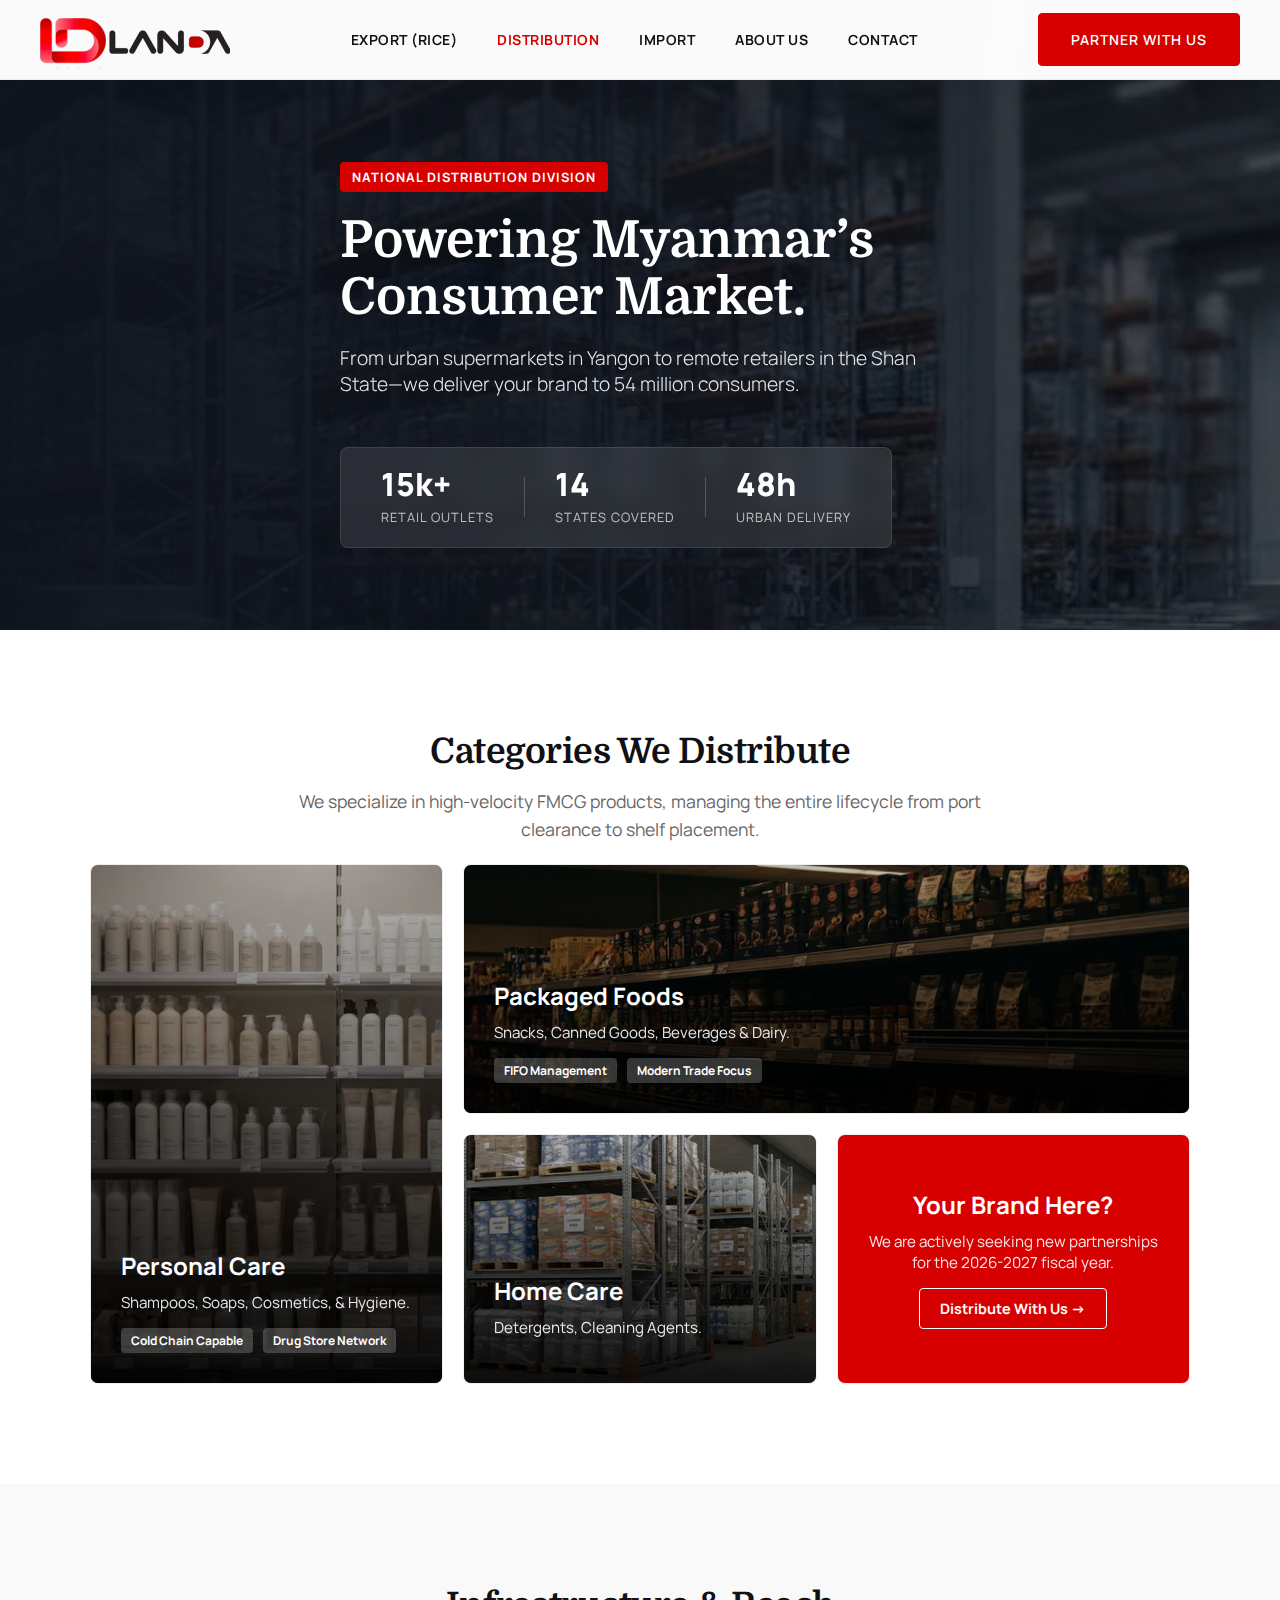
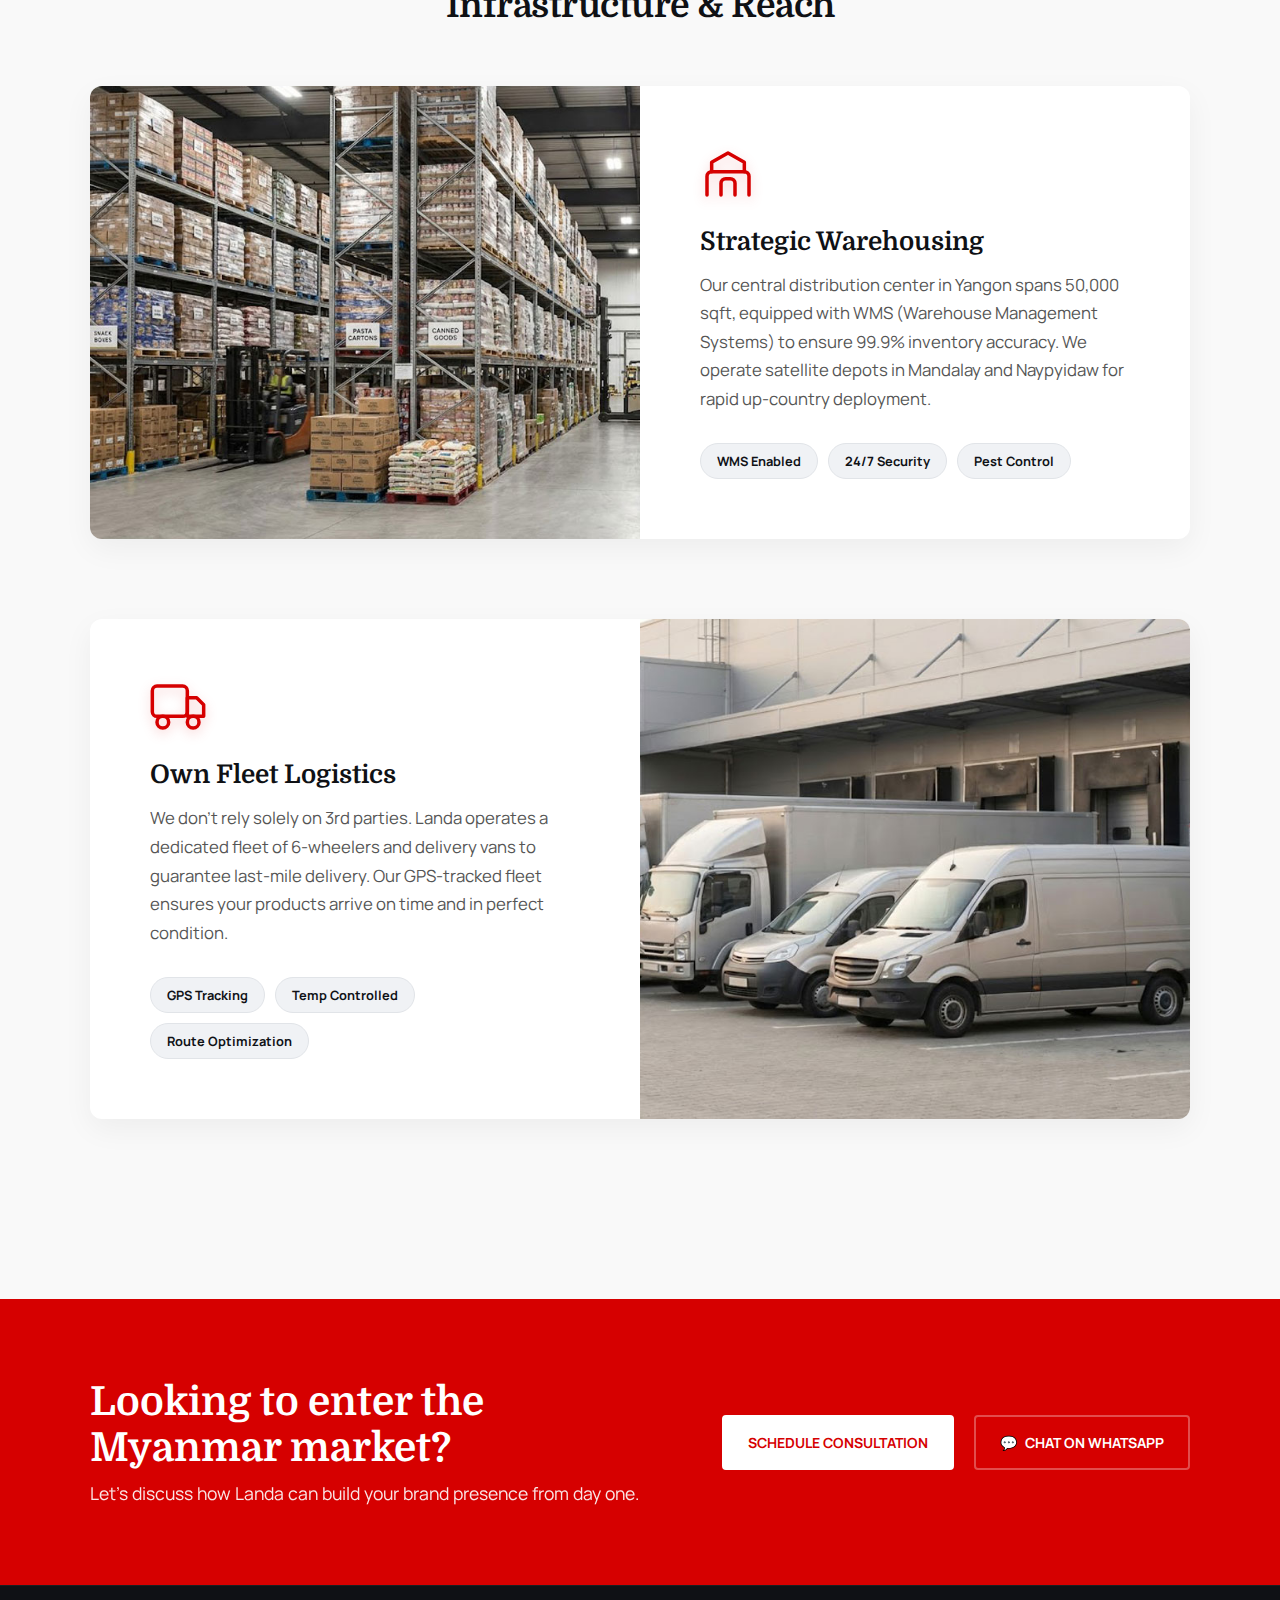
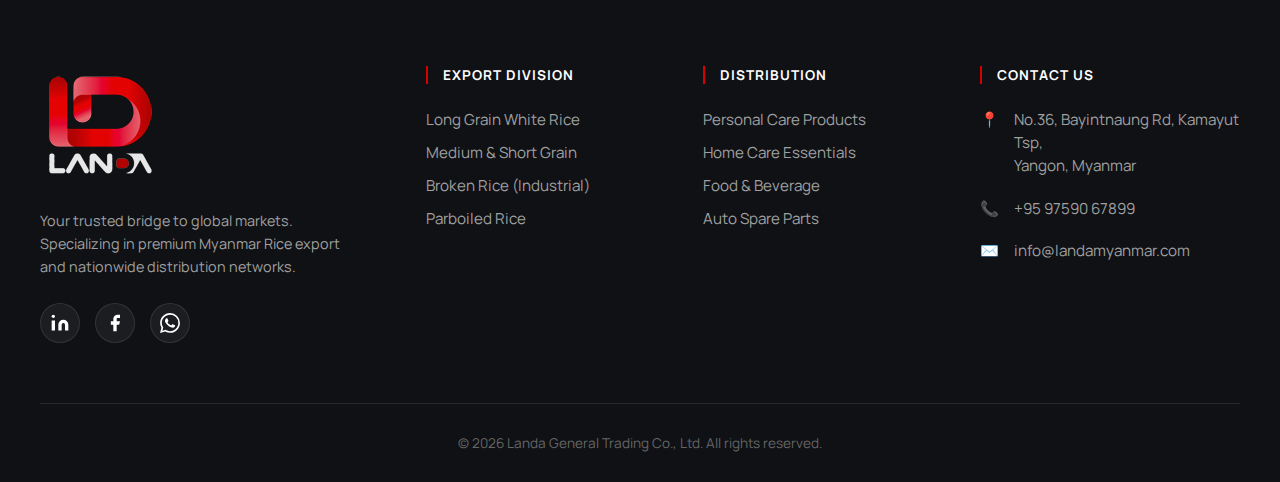
<file: distribution.html>
<!DOCTYPE html>
<html lang="en">
<head>
    <meta charset="UTF-8">
    <meta name="viewport" content="width=device-width, initial-scale=1.0">
    <title>Automotive Parts & Industrial Chemicals Importer | Landa Myanmar</title>
    <meta name="description" content="Your trusted source for genuine auto spare parts, lubricants, and industrial chemicals in Myanmar. Sourcing from Japan, Thailand, and China.">
    <meta name="keywords" content="Auto parts Myanmar, engine oil Yangon, industrial chemicals, car battery supplier, textile auxiliaries, Landa import">

    <meta property="og:title" content="Landa Import Division | Auto Parts & Chemicals">
    <meta property="og:description" content="Supplying Myanmar's industries with high-performance parts and raw materials.">
    <meta property="og:image" content="https://landamyanmar.com/img/distribution.jpg">

    <link rel="icon" type="image/png" href="img/favicon.png">
    <link rel="preconnect" href="https://fonts.googleapis.com">
    <link rel="preconnect" href="https://fonts.gstatic.com" crossorigin>
    <link href="https://fonts.googleapis.com/css2?family=Manrope:wght@300;400;600;700;800&family=Domine:wght@400;700&display=swap" rel="stylesheet">
    <link rel="stylesheet" href="style.css">
    <link rel="preload" as="image" href="img/warehouse.jpg">
</head>
<body>

<nav class="main-navbar">
        <div class="container nav-inner">
            <a href="index.html" class="logo">
                <img src="img/lada-trading-logo.png" alt="Landa General Trading">
            </a>
            <div class="nav-menu">
                <div class="nav-item"><a href="rice-export.html" class="nav-link">Export (Rice)</a></div>
                <div class="nav-item"><a href="distribution.html" class="nav-link" style="color: var(--landa-red);">Distribution</a></div>
                <div class="nav-item"><a href="import.html" class="nav-link">Import</a></div>
                <div class="nav-item"><a href="about.html" class="nav-link">About Us</a></div>
                <div class="nav-item"><a href="contact.html" class="nav-link">Contact</a></div>
            </div>
            <a href="contact.html" class="btn-primary">Partner With Us</a>
        </div>
    </nav>

    <header class="dist-hero">
        <div class="hero-overlay"></div>
        <div class="container hero-content-dist">
            <span class="hero-label">National Distribution Division</span>
            <h1>Powering Myanmar’s<br>Consumer Market.</h1>
            <p>From urban supermarkets in Yangon to remote retailers in the Shan State—we deliver your brand to 54 million consumers.</p>
            
            <div class="dist-stats-row">
                <div class="stat-item">
                    <span class="stat-num">15k+</span>
                    <span class="stat-desc">Retail Outlets</span>
                </div>
                <div class="stat-separator"></div>
                <div class="stat-item">
                    <span class="stat-num">14</span>
                    <span class="stat-desc">States Covered</span>
                </div>
                <div class="stat-separator"></div>
                <div class="stat-item">
                    <span class="stat-num">48h</span>
                    <span class="stat-desc">Urban Delivery</span>
                </div>
            </div>
        </div>
    </header>

    <section class="section-padding bg-white">
        <div class="container-focus">
            <div class="section-header center-text">
                <h2>Categories We Distribute</h2>
                <p>We specialize in high-velocity FMCG products, managing the entire lifecycle from port clearance to shelf placement.</p>
            </div>

            <div class="dist-bento-grid">
                
                <div class="dist-tile tile-tall" style="background-image: url('img/personal-care-shelf.jpg');">
                    <div class="dist-overlay"></div>
                    <div class="dist-content">
                        <h3>Personal Care</h3>
                        <p>Shampoos, Soaps, Cosmetics, & Hygiene.</p>
                        <ul class="dist-tags">
                            <li>Cold Chain Capable</li>
                            <li>Drug Store Network</li>
                        </ul>
                    </div>
                </div>

                <div class="dist-tile tile-wide" style="background-image: url('img/supermarket-aisle.jpg');">
                    <div class="dist-overlay"></div>
                    <div class="dist-content">
                        <h3>Packaged Foods</h3>
                        <p>Snacks, Canned Goods, Beverages & Dairy.</p>
                        <ul class="dist-tags">
                            <li>FIFO Management</li>
                            <li>Modern Trade Focus</li>
                        </ul>
                    </div>
                </div>

                <div class="dist-tile" style="background-image: url('img/detergent-warehouse.jpg');">
                    <div class="dist-overlay"></div>
                    <div class="dist-content">
                        <h3>Home Care</h3>
                        <p>Detergents, Cleaning Agents.</p>
                    </div>
                </div>

                <div class="dist-tile tile-red">
                    <div class="dist-content">
                        <h3>Your Brand Here?</h3>
                        <p>We are actively seeking new partnerships for the 2026-2027 fiscal year.</p>
                        <a href="contact.html" class="btn-white-outline">Distribute With Us &rarr;</a>
                    </div>
                </div>

            </div>
        </div>
    </section>

    <section class="section-padding bg-grey">
        <div class="container-focus">
            <div class="section-header">
                <h2>Infrastructure & Reach</h2>
            </div>

            <div class="infra-row">
                <div class="infra-visual" style="background-image: url('img/warehouse-interior.jpg');"></div>
                <div class="infra-content">
                    <div class="infra-icon">
                        <svg width="64" height="64" viewBox="0 0 24 24" fill="none" stroke="currentColor" stroke-width="1.5" stroke-linecap="round" stroke-linejoin="round">
                            <path d="M3 21v-8a2 2 0 0 1 2-2h14a2 2 0 0 1 2 2v8"></path>
                            <path d="M5 11V7l7-4 7 4v4"></path>
                            <path d="M9 21v-5a2 2 0 0 1 2-2h2a2 2 0 0 1 2 2v5"></path>
                        </svg>
                    </div>
                    <h3>Strategic Warehousing</h3>
                    <p>Our central distribution center in Yangon spans 50,000 sqft, equipped with WMS (Warehouse Management Systems) to ensure 99.9% inventory accuracy. We operate satellite depots in Mandalay and Naypyidaw for rapid up-country deployment.</p>
                    <div class="tech-badge-row">
                        <span class="tech-badge">WMS Enabled</span>
                        <span class="tech-badge">24/7 Security</span>
                        <span class="tech-badge">Pest Control</span>
                    </div>
                </div>
            </div>

            <div class="infra-row reverse-layout">
                <div class="infra-visual" style="background-image: url('img/delivery-trucks.jpg');"></div>
                <div class="infra-content">
                    <div class="infra-icon">
                        <svg width="64" height="64" viewBox="0 0 24 24" fill="none" stroke="currentColor" stroke-width="1.5" stroke-linecap="round" stroke-linejoin="round">
                            <rect x="1" y="3" width="15" height="13" rx="2" ry="2"></rect>
                            <polygon points="16 8 20 8 23 11 23 16 16 16 16 8"></polygon>
                            <circle cx="5.5" cy="18.5" r="2.5"></circle>
                            <circle cx="18.5" cy="18.5" r="2.5"></circle>
                        </svg>
                    </div>
                    <h3>Own Fleet Logistics</h3>
                    <p>We don't rely solely on 3rd parties. Landa operates a dedicated fleet of 6-wheelers and delivery vans to guarantee last-mile delivery. Our GPS-tracked fleet ensures your products arrive on time and in perfect condition.</p>
                    <div class="tech-badge-row">
                        <span class="tech-badge">GPS Tracking</span>
                        <span class="tech-badge">Temp Controlled</span>
                        <span class="tech-badge">Route Optimization</span>
                    </div>
                </div>
            </div>

        </div>
    </section>

    <section class="cta-section">
        <div class="container-focus cta-content">
            <div class="cta-text">
                <h2>Looking to enter the Myanmar market?</h2>
                <p>Let's discuss how Landa can build your brand presence from day one.</p>
            </div>
            <div class="cta-actions">
                <a href="contact.html" class="btn-white">Schedule Consultation</a>
                <a href="https://wa.me/959759067899?text=Hello,%20I%20am%20interested%20in%20partnering%20with%20Landa." target="_blank" class="btn-whatsapp btn-outline">
                    <span style="margin-right:8px">💬</span> Chat on WhatsApp
                </a>
            </div>
        </div>
    </section>

    <footer class="site-footer">
        <div class="container">
            <div class="footer-top">
                
                <div class="footer-col brand-col">
                    <a href="#" class="footer-logo">
                        <img src="img/lada-trading-footer-logo.png" alt="Landa General Trading" width="120" height="118">
                    </a>
                    <p class="brand-desc">
                        Your trusted bridge to global markets. Specializing in premium Myanmar Rice export and nationwide distribution networks.
                    </p>
                    <div class="social-links">
                        
                        <a href="#" class="social-icon" aria-label="LinkedIn">
                            <svg width="20" height="20" viewBox="0 0 24 24" fill="currentColor">
                                <path d="M16 8a6 6 0 0 1 6 6v7h-4v-7a2 2 0 0 0-2-2 2 2 0 0 0-2 2v7h-4v-7a6 6 0 0 1 6-6z"></path>
                                <rect x="2" y="9" width="4" height="12"></rect>
                                <circle cx="4" cy="4" r="2"></circle>
                            </svg>
                        </a>

                        <a href="#" class="social-icon" aria-label="Facebook">
                            <svg width="20" height="20" viewBox="0 0 24 24" fill="currentColor">
                                <path d="M18 2h-3a5 5 0 0 0-5 5v3H7v4h3v8h4v-8h3l1-4h-4V7a1 1 0 0 1 1-1h3z"></path>
                            </svg>
                        </a>

                        <a href="#" class="social-icon" aria-label="WhatsApp">
                            <svg width="20" height="20" viewBox="0 0 24 24" fill="currentColor">
                                <path d="M17.472 14.382c-.297-.149-1.758-.867-2.03-.967-.273-.099-.471-.148-.67.15-.197.297-.767.966-.94 1.164-.173.199-.347.223-.644.075-.297-.15-1.255-.463-2.39-1.475-.883-.788-1.48-1.761-1.653-2.059-.173-.297-.018-.458.13-.606.134-.133.298-.347.446-.52.149-.174.198-.298.298-.497.099-.198.05-.371-.025-.52-.075-.149-.669-1.612-.916-2.207-.242-.579-.487-.5-.669-.51-.173-.008-.371-.01-.57-.01-.198 0-.52.074-.792.372-.272.297-1.04 1.016-1.04 2.479 0 1.462 1.065 2.875 1.213 3.074.149.198 2.096 3.2 5.077 4.487.709.306 1.262.489 1.694.625.712.227 1.36.195 1.871.118.571-.085 1.758-.719 2.006-1.413.248-.694.248-1.289.173-1.413-.074-.124-.272-.198-.57-.347m-5.421 7.403h-.004a9.87 9.87 0 01-5.031-1.378l-.361-.214-3.741.982.998-3.648-.235-.374a9.86 9.86 0 01-1.51-5.26c.001-5.45 4.436-9.884 9.888-9.884 2.64 0 5.122 1.03 6.988 2.898a9.825 9.825 0 012.893 6.994c-.003 5.45-4.437 9.884-9.885 9.884m8.413-18.297A11.815 11.815 0 0012.05 0C5.495 0 .16 5.335.157 11.892c0 2.096.547 4.142 1.588 5.945L.057 24l6.305-1.654a11.882 11.882 0 005.683 1.448h.005c6.554 0 11.89-5.335 11.893-11.893a11.821 11.821 0 00-3.48-8.413Z"></path>
                            </svg>
                        </a>

                    </div>
                </div>

                <div class="footer-col">
                    <h4>Export Division</h4>
                    <ul>
                        <li><a href="#">Long Grain White Rice</a></li>
                        <li><a href="#">Medium & Short Grain</a></li>
                        <li><a href="#">Broken Rice (Industrial)</a></li>
                        <li><a href="#">Parboiled Rice</a></li>
                    </ul>
                </div>

                <div class="footer-col">
                    <h4>Distribution</h4>
                    <ul>
                        <li><a href="#">Personal Care Products</a></li>
                        <li><a href="#">Home Care Essentials</a></li>
                        <li><a href="#">Food & Beverage</a></li>
                        <li><a href="#">Auto Spare Parts</a></li>
                    </ul>
                </div>

                <div class="footer-col contact-col">
                    <h4>Contact Us</h4>
                    <ul>
                        <li class="contact-item">
                            <span>📍</span> 
                            No.36, Bayintnaung Rd, Kamayut Tsp,<br>Yangon, Myanmar
                        </li>
                        <li class="contact-item">
                            <span>📞</span> 
                            <a href="tel:+959759067899">+95 97590 67899</a>
                        </li>
                        <li class="contact-item">
                            <span>✉️</span> 
                            <a href="mailto:info@landamyanmar.com">info@landamyanmar.com</a>
                        </li>
                    </ul>
                </div>

            </div>

            <div class="footer-bottom">
                <p>&copy; 2026 Landa General Trading Co., Ltd. All rights reserved.</p>
            </div>
        </div>
    </footer>

</body>
</html>
</file>
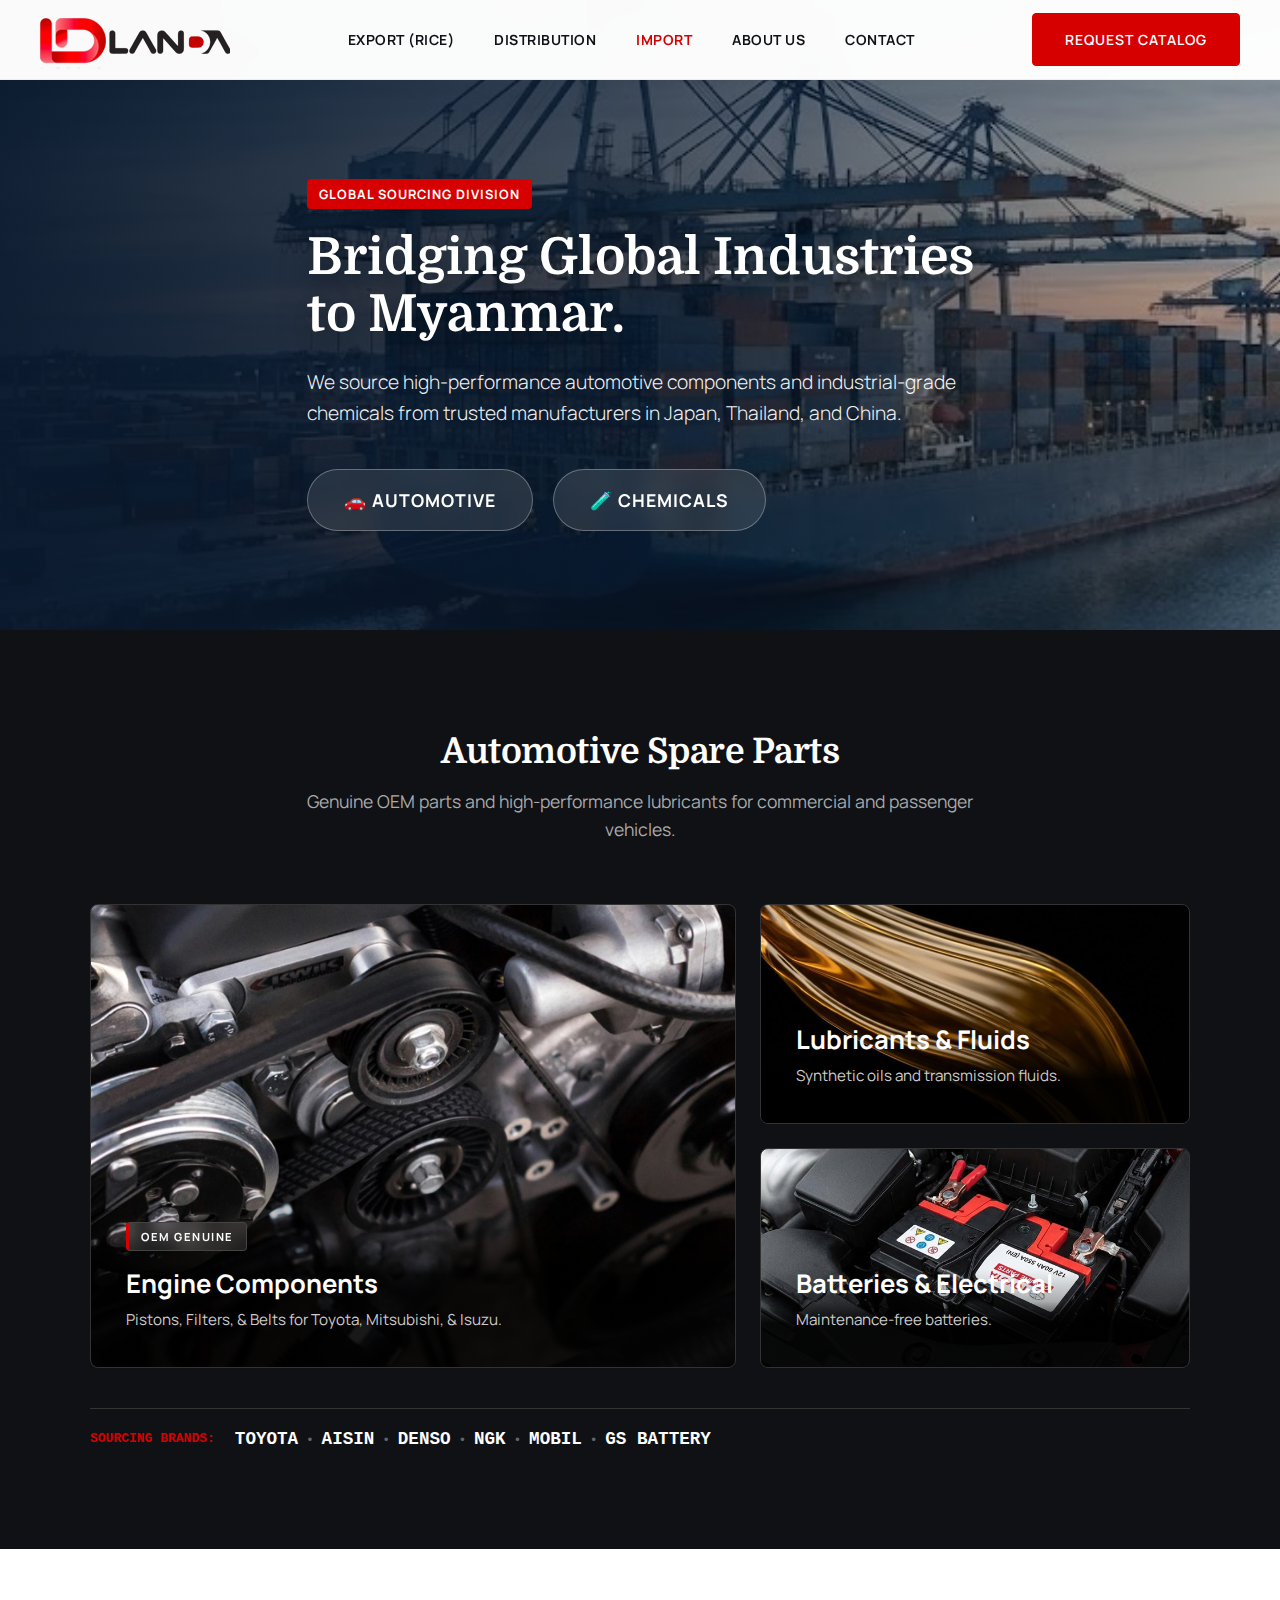
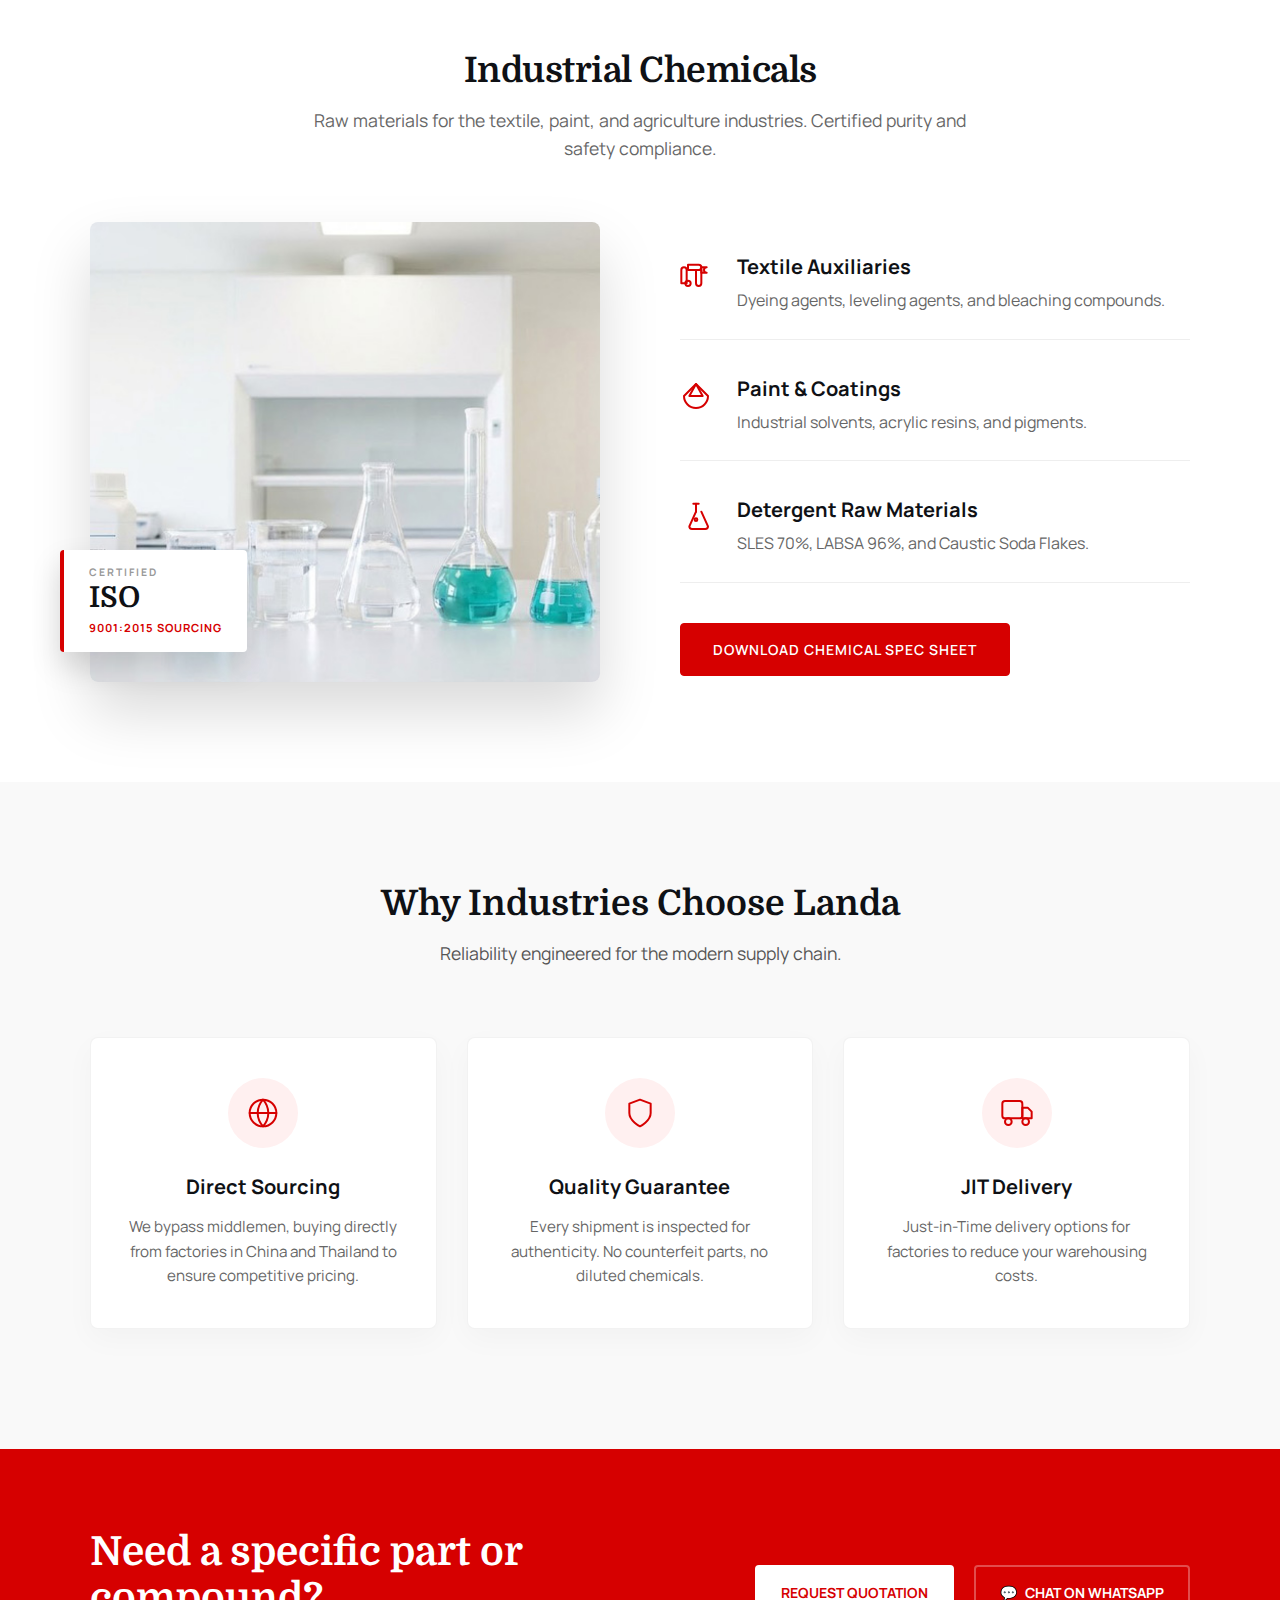
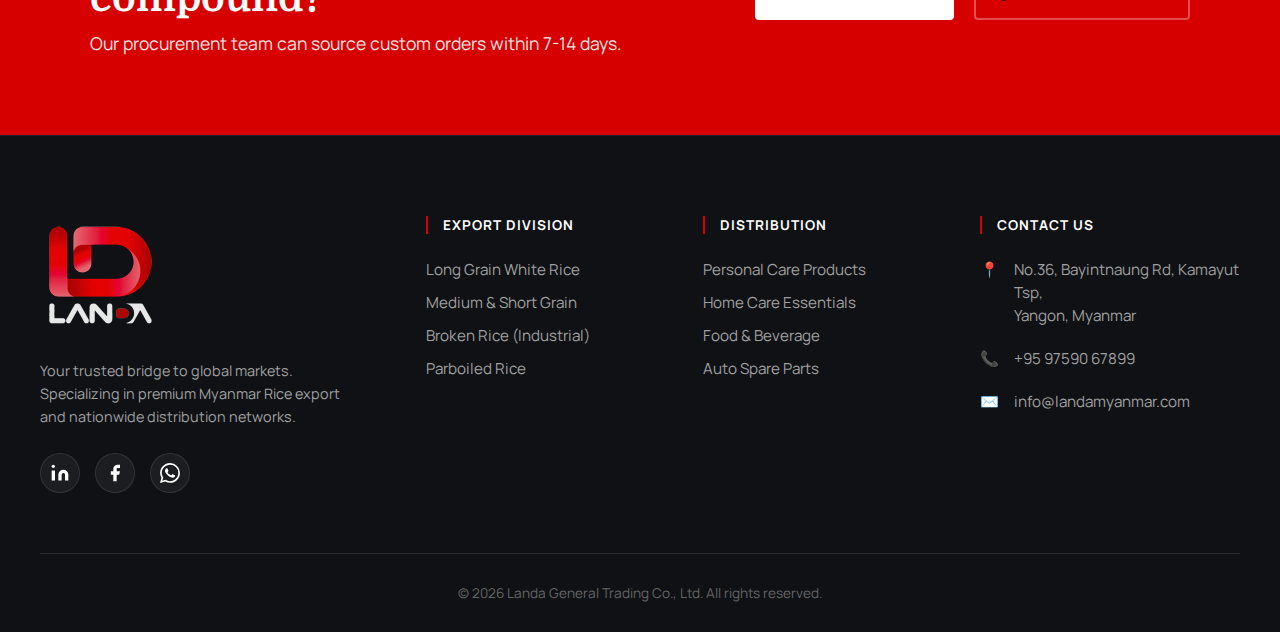
<file: import.html>
<!DOCTYPE html>
<html lang="en">
<head>
    <meta charset="UTF-8">
    <meta name="viewport" content="width=device-width, initial-scale=1.0">
    <title>Automotive Parts & Industrial Chemicals Importer | Landa Myanmar</title>
    <meta name="description" content="Your trusted source for genuine auto spare parts, lubricants, and industrial chemicals in Myanmar. Sourcing from Japan, Thailand, and China.">
    <meta name="keywords" content="Auto parts Myanmar, engine oil Yangon, industrial chemicals, car battery supplier, textile auxiliaries, Landa import">

    <meta property="og:title" content="Landa Import Division | Auto Parts & Chemicals">
    <meta property="og:description" content="Supplying Myanmar's industries with high-performance parts and raw materials.">
    <meta property="og:image" content="https://landamyanmar.com/img/car-parts-engine.jpg">

    <link rel="icon" type="image/png" href="img/favicon.png">
    <link rel="preconnect" href="https://fonts.googleapis.com">
    <link rel="preconnect" href="https://fonts.gstatic.com" crossorigin>
    <link href="https://fonts.googleapis.com/css2?family=Manrope:wght@300;400;600;700;800&family=Domine:wght@400;700&display=swap" rel="stylesheet">
    <link rel="stylesheet" href="style.css">
    <link rel="preload" as="image" href="img/cargo-ship-sea.jpg">
</head>
<body>

    <nav class="main-navbar">
        <div class="container nav-inner">
            <a href="index.html" class="logo">
                <img src="img/lada-trading-logo.png" alt="Landa General Trading">
            </a>
            <div class="nav-menu">                
                <div class="nav-item"><a href="rice-export.html" class="nav-link">Export (Rice)</a></div>
                <div class="nav-item"><a href="distribution.html" class="nav-link">Distribution</a></div>
                <div class="nav-item"><a href="import.html" class="nav-link" style="color: var(--landa-red);">Import</a></div>
                <div class="nav-item"><a href="about.html" class="nav-link">About Us</a></div>
                <div class="nav-item"><a href="contact.html" class="nav-link">Contact</a></div>
            </div>
            <a href="contact.html" class="btn-primary">Request Catalog</a>
        </div>
    </nav>

    <header class="import-hero">
        <div class="hero-overlay"></div>
        <div class="container hero-content-import">
            <span class="hero-label">Global Sourcing Division</span>
            <h1>Bridging Global Industries<br>to Myanmar.</h1>
            <p>We source high-performance automotive components and industrial-grade chemicals from trusted manufacturers in Japan, Thailand, and China.</p>
            
            <div class="hero-actions">
                <a href="#auto-parts" class="btn-glass">
                    🚗 Automotive
                </a>
                <a href="#chemicals" class="btn-glass">
                    🧪 Chemicals
                </a>
            </div>
        </div>
    </header>

    <section id="auto-parts" class="section-padding bg-dark text-white">
        <div class="container-focus">
            <div class="section-header">
                <h2 style="color:white;">Automotive Spare Parts</h2>
                <p style="color: #aaa;">Genuine OEM parts and high-performance lubricants for commercial and passenger vehicles.</p>
            </div>

            <div class="import-bento-grid">
                
                <div class="import-tile tile-large" style="background-image: url('img/car-parts-engine.JPG');">
                    <div class="dist-overlay"></div>
                    <div class="import-content">
                        <h3>Engine Components</h3>
                        <p>Pistons, Filters, & Belts for Toyota, Mitsubishi, & Isuzu.</p>
                        <span class="tech-badge">OEM Genuine</span>
                    </div>
                </div>

                <div class="import-tile" style="background-image: url('img/lubricant-oil.jpg');">
                    <div class="dist-overlay"></div>
                    <div class="import-content">
                        <h3>Lubricants & Fluids</h3>
                        <p>Synthetic oils and transmission fluids.</p>
                    </div>
                </div>

                <div class="import-tile" style="background-image: url('img/car-battery.jpg');">
                    <div class="dist-overlay"></div>
                    <div class="import-content">
                        <h3>Batteries & Electrical</h3>
                        <p>Maintenance-free batteries.</p>
                    </div>
                </div>

            </div>
            
            <div class="brands-ticker">
                <span class="brand-label">Sourcing Brands:</span>
                <div class="brand-list">
                    <span>TOYOTA</span> • <span>AISIN</span> • <span>DENSO</span> • <span>NGK</span> • <span>MOBIL</span> • <span>GS BATTERY</span>
                </div>
            </div>

        </div>
    </section>

    <section id="chemicals" class="section-padding bg-white">
        <div class="container-focus">
            <div class="section-header">
                <h2>Industrial Chemicals</h2>
                <p>Raw materials for the textile, paint, and agriculture industries. Certified purity and safety compliance.</p>
            </div>

            <div class="chem-layout">
                
                <div class="chem-visual" style="background-image: url('img/chemical-lab.jpg');">
                    <div class="chem-badge">
                        <div class="badge-header">CERTIFIED</div>
                        <span class="big-num">ISO</span>
                        <span class="small-text">9001:2015 Sourcing</span>
                    </div>
                </div>

                <div class="chem-specs">
                    
                    <div class="chem-item">
                        <div class="chem-icon">
                            <svg width="32" height="32" viewBox="0 0 24 24" fill="none" stroke="currentColor" stroke-width="1.5" stroke-linecap="round" stroke-linejoin="round"><path d="M4 19a2 2 0 1 0 4 0a2 2 0 0 0 -4 0"></path><path d="M5 19v-10a2 2 0 1 0 -4 0v10z"></path><path d="M6 9h8a2 2 0 1 0 0 -4h-8z"></path><path d="M12 9v10a2 2 0 1 0 4 0v-10z"></path><path d="M16 7h4a2 2 0 1 0 0 4h-4z"></path></svg>
                        </div>
                        <div class="chem-info">
                            <h4>Textile Auxiliaries</h4>
                            <p>Dyeing agents, leveling agents, and bleaching compounds.</p>
                        </div>
                    </div>

                    <div class="chem-item">
                        <div class="chem-icon">
                            <svg width="32" height="32" viewBox="0 0 24 24" fill="none" stroke="currentColor" stroke-width="1.5" stroke-linecap="round" stroke-linejoin="round"><path d="M12 3l-5 9h10l-5 -9z"></path><path d="M21 12l-9 -9l-9 9a9 9 0 0 0 18 0z"></path></svg>
                        </div>
                        <div class="chem-info">
                            <h4>Paint & Coatings</h4>
                            <p>Industrial solvents, acrylic resins, and pigments.</p>
                        </div>
                    </div>

                    <div class="chem-item">
                        <div class="chem-icon">
                            <svg width="32" height="32" viewBox="0 0 24 24" fill="none" stroke="currentColor" stroke-width="1.5" stroke-linecap="round" stroke-linejoin="round"><path d="M10 2h4"></path><path d="M12 2v6"></path><path d="M12 8l-5 11a2 2 0 0 0 2 2h10a2 2 0 0 0 2 -2l-5 -11"></path><circle cx="12" cy="14" r="1"></circle></svg>
                        </div>
                        <div class="chem-info">
                            <h4>Detergent Raw Materials</h4>
                            <p>SLES 70%, LABSA 96%, and Caustic Soda Flakes.</p>
                        </div>
                    </div>

                    <a href="#" class="btn-primary mt-4">Download Chemical Spec Sheet</a>

                </div>
            </div>

        </div>
    </section>

    <section class="section-padding bg-grey">
        <div class="container-focus center-text">
            <h2 class="section-title">Why Industries Choose Landa</h2>
            <p class="section-subtitle">Reliability engineered for the modern supply chain.</p>
            
            <div class="features-grid mt-5">
                
                <div class="feature-card">
                    <div class="icon-box">
                        <svg width="32" height="32" viewBox="0 0 24 24" fill="none" stroke="currentColor" stroke-width="1.5" stroke-linecap="round" stroke-linejoin="round"><circle cx="12" cy="12" r="10"></circle><line x1="2" y1="12" x2="22" y2="12"></line><path d="M12 2a15.3 15.3 0 0 1 4 10 15.3 15.3 0 0 1-4 10 15.3 15.3 0 0 1-4-10 15.3 15.3 0 0 1 4-10z"></path></svg>
                    </div>
                    <h3>Direct Sourcing</h3>
                    <p>We bypass middlemen, buying directly from factories in China and Thailand to ensure competitive pricing.</p>
                </div>

                <div class="feature-card">
                    <div class="icon-box">
                        <svg width="32" height="32" viewBox="0 0 24 24" fill="none" stroke="currentColor" stroke-width="1.5" stroke-linecap="round" stroke-linejoin="round"><path d="M12 22s8-4 8-10V5l-8-3-8 3v7c0 6 8 10 8 10z"></path></svg>
                    </div>
                    <h3>Quality Guarantee</h3>
                    <p>Every shipment is inspected for authenticity. No counterfeit parts, no diluted chemicals.</p>
                </div>

                <div class="feature-card">
                    <div class="icon-box">
                        <svg width="32" height="32" viewBox="0 0 24 24" fill="none" stroke="currentColor" stroke-width="1.5" stroke-linecap="round" stroke-linejoin="round"><rect x="1" y="3" width="15" height="13" rx="2" ry="2"></rect><polygon points="16 8 20 8 23 11 23 16 16 16 16 8"></polygon><circle cx="5.5" cy="18.5" r="2.5"></circle><circle cx="18.5" cy="18.5" r="2.5"></circle></svg>
                    </div>
                    <h3>JIT Delivery</h3>
                    <p>Just-in-Time delivery options for factories to reduce your warehousing costs.</p>
                </div>

            </div>
        </div>
    </section>

    <section class="cta-section">
        <div class="container-focus cta-content">
            <div class="cta-text">
                <h2>Need a specific part or compound?</h2>
                <p>Our procurement team can source custom orders within 7-14 days.</p>
            </div>
            <div class="cta-actions">
                <a href="contact.html" class="btn-white">Request Quotation</a>
                <a href="https://wa.me/959759067899?text=Hello,%20I%20am%20interested%20in%20partnering%20with%20Landa." target="_blank" class="btn-whatsapp btn-outline">
                    <span style="margin-right:8px">💬</span> Chat on WhatsApp
                </a>
            </div>
        </div>
    </section>

    <footer class="site-footer">
        <div class="container">
            <div class="footer-top">
                
                <div class="footer-col brand-col">
                    <a href="#" class="footer-logo">
                        <img src="img/lada-trading-footer-logo.png" alt="Landa General Trading" width="120" height="118">
                    </a>
                    <p class="brand-desc">
                        Your trusted bridge to global markets. Specializing in premium Myanmar Rice export and nationwide distribution networks.
                    </p>
                    <div class="social-links">
                        
                        <a href="#" class="social-icon" aria-label="LinkedIn">
                            <svg width="20" height="20" viewBox="0 0 24 24" fill="currentColor">
                                <path d="M16 8a6 6 0 0 1 6 6v7h-4v-7a2 2 0 0 0-2-2 2 2 0 0 0-2 2v7h-4v-7a6 6 0 0 1 6-6z"></path>
                                <rect x="2" y="9" width="4" height="12"></rect>
                                <circle cx="4" cy="4" r="2"></circle>
                            </svg>
                        </a>

                        <a href="#" class="social-icon" aria-label="Facebook">
                            <svg width="20" height="20" viewBox="0 0 24 24" fill="currentColor">
                                <path d="M18 2h-3a5 5 0 0 0-5 5v3H7v4h3v8h4v-8h3l1-4h-4V7a1 1 0 0 1 1-1h3z"></path>
                            </svg>
                        </a>

                        <a href="#" class="social-icon" aria-label="WhatsApp">
                            <svg width="20" height="20" viewBox="0 0 24 24" fill="currentColor">
                                <path d="M17.472 14.382c-.297-.149-1.758-.867-2.03-.967-.273-.099-.471-.148-.67.15-.197.297-.767.966-.94 1.164-.173.199-.347.223-.644.075-.297-.15-1.255-.463-2.39-1.475-.883-.788-1.48-1.761-1.653-2.059-.173-.297-.018-.458.13-.606.134-.133.298-.347.446-.52.149-.174.198-.298.298-.497.099-.198.05-.371-.025-.52-.075-.149-.669-1.612-.916-2.207-.242-.579-.487-.5-.669-.51-.173-.008-.371-.01-.57-.01-.198 0-.52.074-.792.372-.272.297-1.04 1.016-1.04 2.479 0 1.462 1.065 2.875 1.213 3.074.149.198 2.096 3.2 5.077 4.487.709.306 1.262.489 1.694.625.712.227 1.36.195 1.871.118.571-.085 1.758-.719 2.006-1.413.248-.694.248-1.289.173-1.413-.074-.124-.272-.198-.57-.347m-5.421 7.403h-.004a9.87 9.87 0 01-5.031-1.378l-.361-.214-3.741.982.998-3.648-.235-.374a9.86 9.86 0 01-1.51-5.26c.001-5.45 4.436-9.884 9.888-9.884 2.64 0 5.122 1.03 6.988 2.898a9.825 9.825 0 012.893 6.994c-.003 5.45-4.437 9.884-9.885 9.884m8.413-18.297A11.815 11.815 0 0012.05 0C5.495 0 .16 5.335.157 11.892c0 2.096.547 4.142 1.588 5.945L.057 24l6.305-1.654a11.882 11.882 0 005.683 1.448h.005c6.554 0 11.89-5.335 11.893-11.893a11.821 11.821 0 00-3.48-8.413Z"></path>
                            </svg>
                        </a>

                    </div>
                </div>

                <div class="footer-col">
                    <h4>Export Division</h4>
                    <ul>
                        <li><a href="rice-export.html#long-grain">Long Grain White Rice</a></li>
                        <li><a href="rice-export.html#medium-short">Medium & Short Grain</a></li>
                        <li><a href="rice-export.html#broken">Broken Rice (Industrial)</a></li>
                        <li><a href="rice-export.html#parboiled">Parboiled Rice</a></li>
                    </ul>
                </div>

                <div class="footer-col">
                    <h4>Distribution</h4>
                    <ul>
                        <li><a href="distribution.html">Personal Care Products</a></li>
                        <li><a href="distribution.html">Home Care Essentials</a></li>
                        <li><a href="distribution.html">Food & Beverage</a></li>
                        <li><a href="distribution.html">Auto Spare Parts</a></li>
                    </ul>
                </div>

                <div class="footer-col contact-col">
                    <h4>Contact Us</h4>
                    <ul>
                        <li class="contact-item">
                            <span>📍</span> 
                            No.36, Bayintnaung Rd, Kamayut Tsp,<br>Yangon, Myanmar
                        </li>
                        <li class="contact-item">
                            <span>📞</span> 
                            <a href="tel:+959759067899">+95 97590 67899</a>
                        </li>
                        <li class="contact-item">
                            <span>✉️</span> 
                            <a href="mailto:info@landamyanmar.com">info@landamyanmar.com</a>
                        </li>
                    </ul>
                </div>

            </div>

            <div class="footer-bottom">
                <p>&copy; 2026 Landa General Trading Co., Ltd. All rights reserved.</p>
            </div>
        </div>
    </footer>

</body>
</html>
</file>
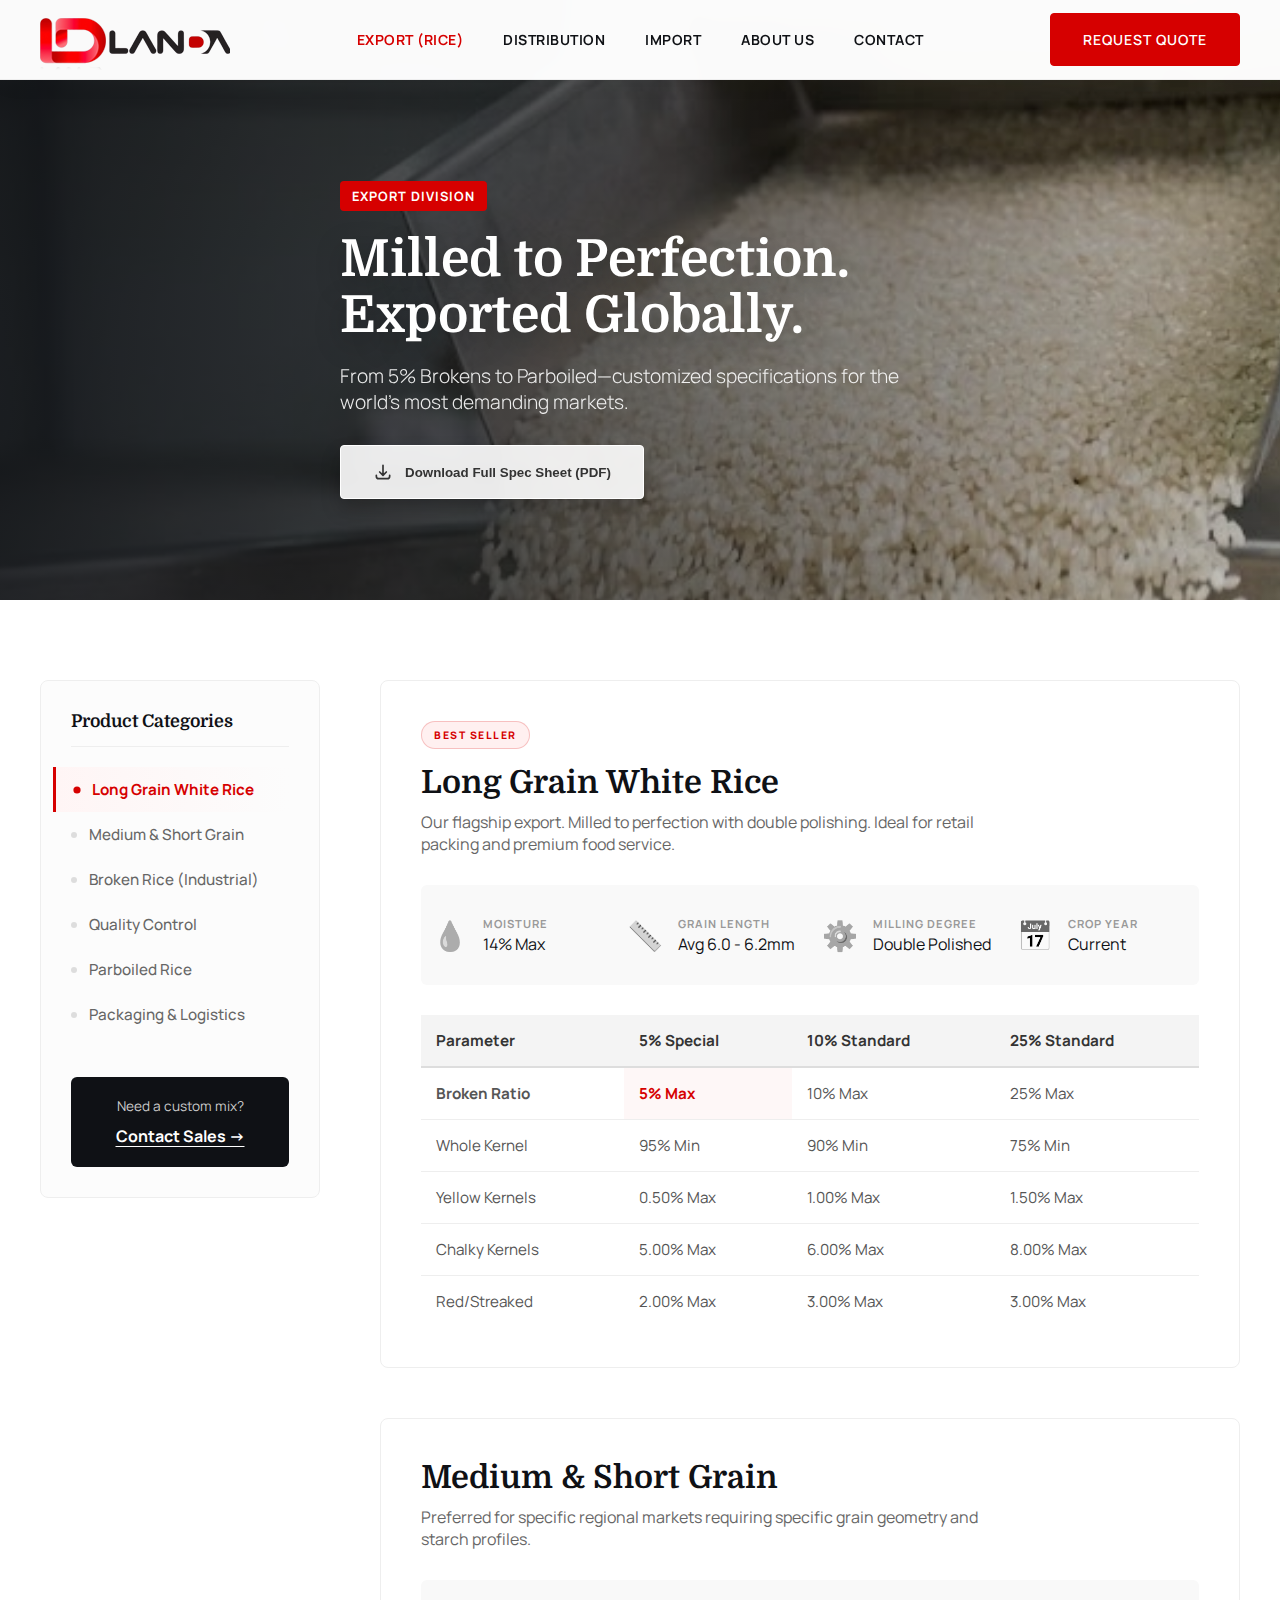
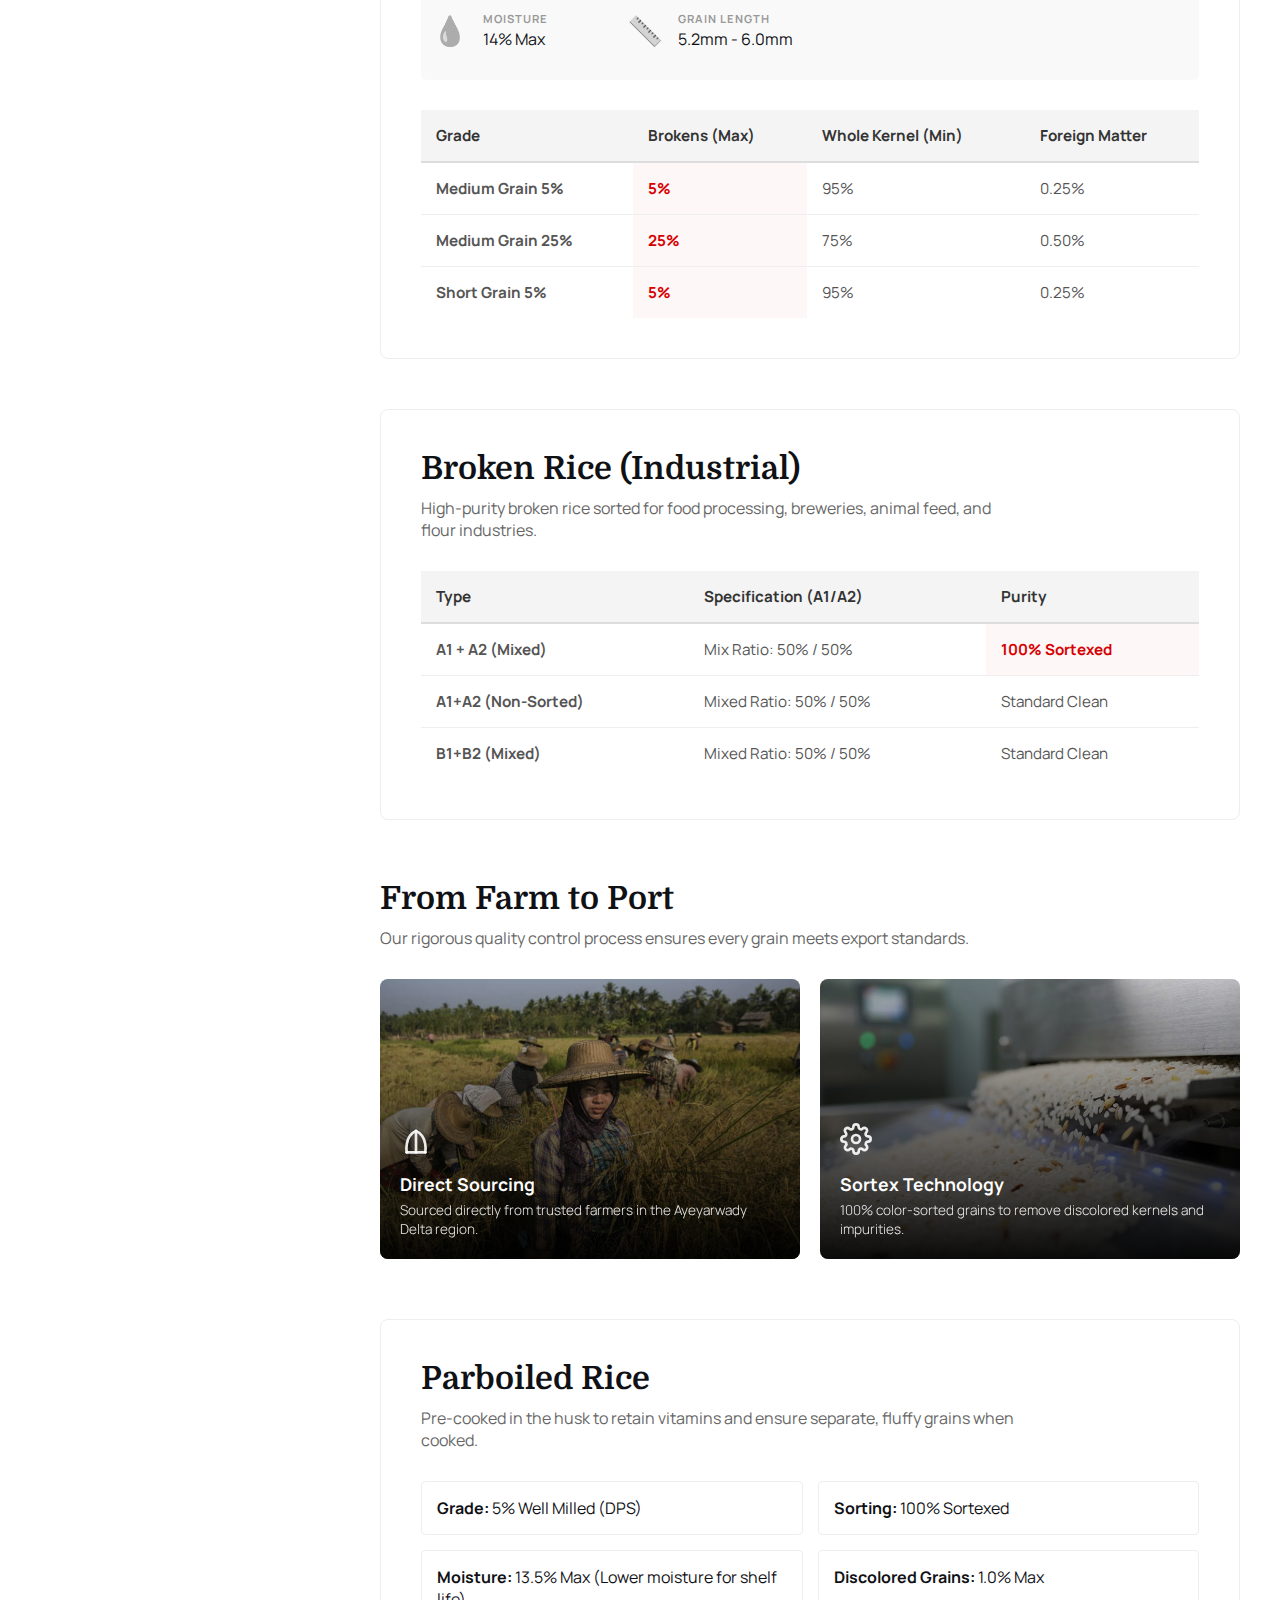
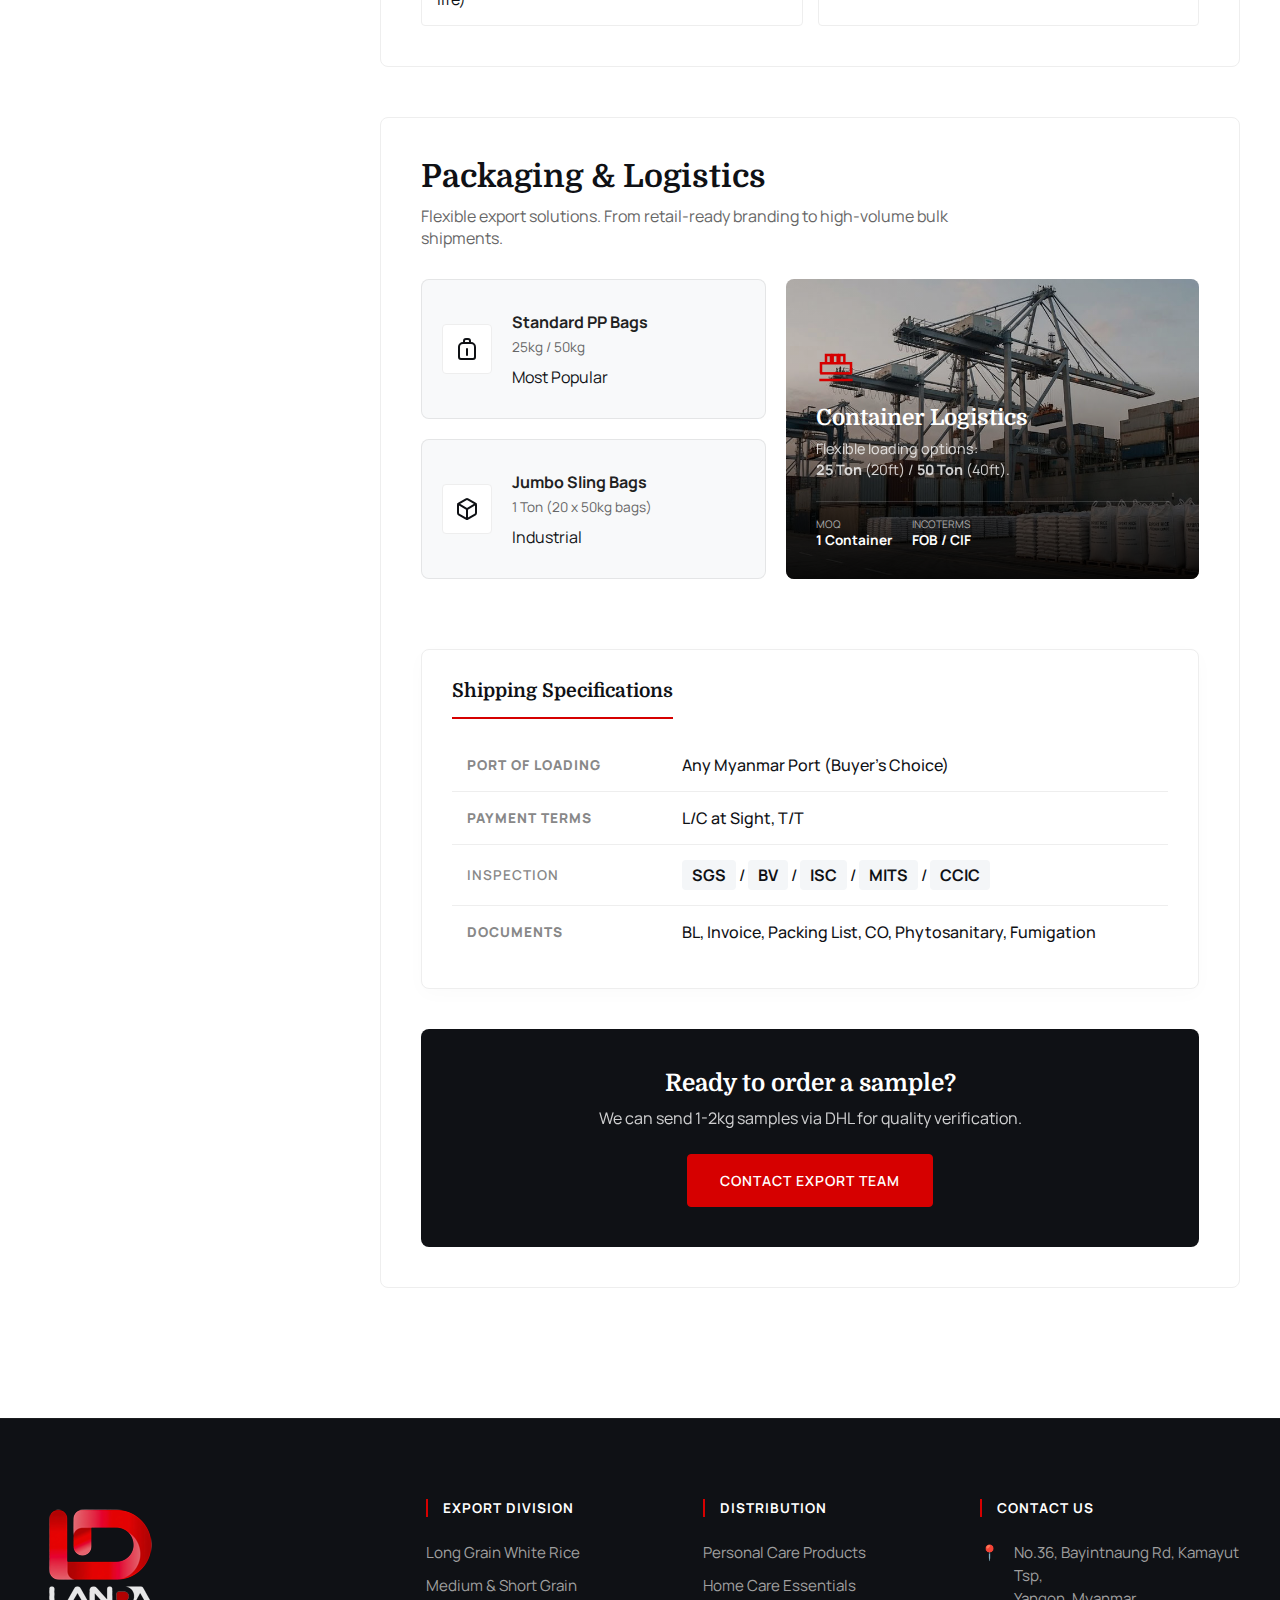
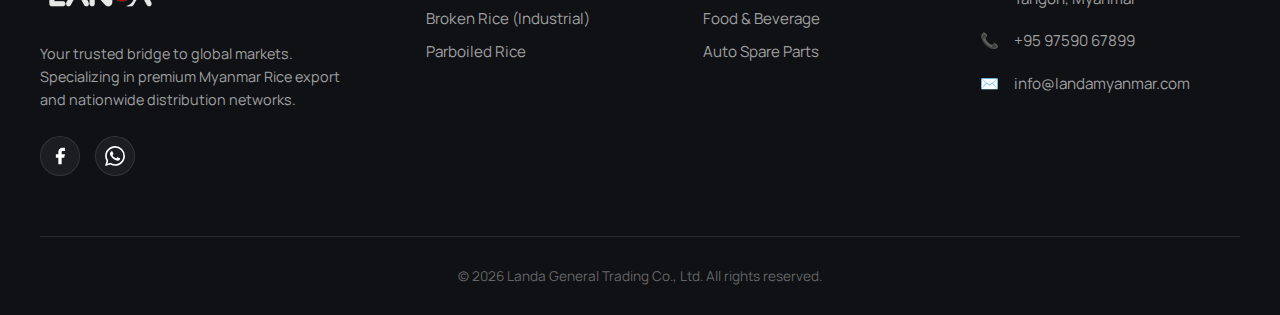
<file: rice-export.html>
<!DOCTYPE html>
<html lang="en">
<head>
    <meta charset="UTF-8">
    <meta name="viewport" content="width=device-width, initial-scale=1.0">
    <title>Premium Myanmar Rice Exporter | Emata, Parboiled & Long Grain</title>
    <meta name="description" content="Exporting high-quality Myanmar rice globally. Non-GMO, 100% natural Emata, Ngasein, and Parboiled rice sourced directly from the Ayeyarwady Delta.">
    <meta name="keywords" content="Myanmar rice export, buy rice Myanmar, Emata rice, 5% broken rice, parboiled rice supplier, bulk rice export, Landa rice">
    <meta property="og:title" content="Premium Myanmar Rice | Direct from Source">
    <meta property="og:description" content="Non-GMO, high-quality Emata and Parboiled rice for global export.">
    <meta property="og:image" content="https://landamyanmar.com/img/ship-loading-port.jpg">

    <link rel="icon" type="image/png" href="img/favicon.png">
    <link rel="preconnect" href="https://fonts.googleapis.com">
    <link rel="preconnect" href="https://fonts.gstatic.com" crossorigin>
    <link href="https://fonts.googleapis.com/css2?family=Manrope:wght@300;400;600;700;800&family=Domine:wght@400;700&display=swap" rel="stylesheet">
    <link rel="stylesheet" href="style.css">
    <link rel="preload" as="image" href="img/floring-rice-mailing-machine.jpg">
</head>
<body>

    <nav class="main-navbar">
        <div class="container nav-inner">
            
            <a href="index.html" class="logo">
                <img src="img/lada-trading-logo.png" alt="Landa General Trading">
            </a>

            <div class="nav-menu" id="navMenu">
                <div class="nav-item"><a href="rice-export.html" class="nav-link" style="color: var(--landa-red);">Export (Rice)</a></div>
                <div class="nav-item"><a href="distribution.html" class="nav-link">Distribution</a></div>
                <div class="nav-item"><a href="import.html" class="nav-link">Import</a></div>
                <div class="nav-item"><a href="about.html" class="nav-link">About Us</a></div>
                <div class="nav-item"><a href="contact.html" class="nav-link">Contact</a></div>
                <a href="contact.html" class="btn-primary mobile-only-btn">Request Quote</a>
            </div>

            <div class="nav-right">
                <a href="contact.html" class="btn-primary desktop-only-btn">Request Quote</a>
                
                <div class="hamburger" id="hamburgerBtn">
                    <span></span>
                    <span></span>
                    <span></span>
                </div>
            </div>

        </div>
    </nav>

    <header class="export-hero">
        <div class="hero-overlay"></div>
        <div class="container hero-content-export">
            <span class="hero-label">Export Division</span>
            <h1>Milled to Perfection.<br>Exported Globally.</h1>
            <p>From 5% Brokens to Parboiled—customized specifications for the world’s most demanding markets.</p>
            
            <div class="hero-actions">
                <button class="btn-download">
                    <svg width="20" height="20" fill="none" stroke="currentColor" viewBox="0 0 24 24"><path stroke-linecap="round" stroke-linejoin="round" stroke-width="2" d="M4 16v1a3 3 0 003 3h10a3 3 0 003-3v-1m-4-4l-4 4m0 0l-4-4m4 4V4"></path></svg>
                    Download Full Spec Sheet (PDF)
                </button>
            </div>
        </div>
    </header>

    <section class="catalog-section">
        <div class="container catalog-grid">
            
            <aside class="catalog-sidebar">
                <div class="sidebar-header">Product Categories</div>
                <nav class="sidebar-nav">
                    <a href="#long-grain" class="sidebar-link active">
                        <span class="dot"></span> Long Grain White Rice
                    </a>
                    <a href="#medium-short" class="sidebar-link">
                        <span class="dot"></span> Medium & Short Grain
                    </a>
                    <a href="#broken" class="sidebar-link">
                        <span class="dot"></span> Broken Rice (Industrial)
                    </a>
                    <a href="#quality" class="sidebar-link">
                        <span class="dot"></span> Quality Control
                    </a>
                    <a href="#parboiled" class="sidebar-link">
                        <span class="dot"></span> Parboiled Rice
                    </a>
                    <a href="#packaging" class="sidebar-link">
                        <span class="dot"></span> Packaging & Logistics
                    </a>
                </nav>

                <div class="sidebar-contact">
                    <p>Need a custom mix?</p>
                    <a href="contact.html">Contact Sales &rarr;</a>
                </div>
            </aside>

            <main class="catalog-content">
                <div id="long-grain" class="product-group">
                    <div class="group-header">
                        <div class="group-title">
                            <span class="badge-premium">Best Seller</span>
                            <h2>Long Grain White Rice</h2>                            
                        </div>
                        <p>Our flagship export. Milled to perfection with double polishing. Ideal for retail packing and premium food service.</p>
                    </div>

                    <div class="common-specs-grid">
                        <div class="spec-box">
                            <div class="spec-icon">💧</div> 
                                <div>
                                    <span class="label">Moisture</span>
                                    <span class="value">14% Max</span>
                                </div>
                        </div>
                        <div class="spec-box">
                            <div class="spec-icon">📏</div> 
                            <div>
                                <span class="label">Grain Length</span>
                                <span class="value">Avg 6.0 - 6.2mm</span>
                            </div>
                        </div>
                        <div class="spec-box">
                            <div class="spec-icon">⚙️</div> 
                                <div>
                                    <span class="label">Milling Degree</span>
                                    <span class="value">Double Polished</span>
                                </div>                            
                        </div>
                        <div class="spec-box">
                            <div class="spec-icon">📅</div> 
                                <div>
                                    <span class="label">Crop Year</span>
                                    <span class="value">Current</span>
                                </div>
                        </div>
                    </div>

                    <div class="table-responsive">
                        <table class="tech-table">
                            <thead>
                                <tr>
                                    <th>Parameter</th>
                                    <th>5% Special</th>
                                    <th>10% Standard</th>
                                    <th>25% Standard</th>
                                </tr>
                            </thead>
                            <tbody>
                                <tr>
                                    <td><strong>Broken Ratio</strong></td>
                                    <td class="highlight">5% Max</td>
                                    <td>10% Max</td>
                                    <td>25% Max</td>
                                </tr>
                                <tr>
                                    <td>Whole Kernel</td>
                                    <td>95% Min</td>
                                    <td>90% Min</td>
                                    <td>75% Min</td>
                                </tr>
                                <tr>
                                    <td>Yellow Kernels</td>
                                    <td>0.50% Max</td>
                                    <td>1.00% Max</td>
                                    <td>1.50% Max</td>
                                </tr>
                                <tr>
                                    <td>Chalky Kernels</td>
                                    <td>5.00% Max</td>
                                    <td>6.00% Max</td>
                                    <td>8.00% Max</td>
                                </tr>
                                <tr>
                                    <td>Red/Streaked</td>
                                    <td>2.00% Max</td>
                                    <td>3.00% Max</td>
                                    <td>3.00% Max</td>
                                </tr>
                            </tbody>
                        </table>
                    </div>
                </div>

                <div id="medium-short" class="product-group">
                    <div class="group-header">
                        <h2>Medium & Short Grain</h2>
                        <p>Preferred for specific regional markets requiring specific grain geometry and starch profiles.</p>
                    </div>

                    <div class="common-specs-grid">
                        <div class="spec-box">
                            <div class="spec-icon">💧</div> 
                                <div>
                                    <span class="label">Moisture</span>
                                    <span class="value">14% Max</span>
                                </div>
                        </div>
                        <div class="spec-box">
                            <div class="spec-icon">📏</div> 
                                <div>
                                    <span class="label">Grain Length</span>
                                    <span class="value">5.2mm - 6.0mm</span>
                                </div>
                        </div>
                    </div>

                    <div class="table-responsive">
                        <table class="tech-table">
                            <thead>
                                <tr>
                                    <th>Grade</th>
                                    <th>Brokens (Max)</th>
                                    <th>Whole Kernel (Min)</th>
                                    <th>Foreign Matter</th>
                                </tr>
                            </thead>
                            <tbody>
                                <tr>
                                    <td><strong>Medium Grain 5%</strong></td>
                                    <td class="highlight">5%</td>
                                    <td>95%</td>
                                    <td>0.25%</td>
                                </tr>
                                <tr>
                                    <td><strong>Medium Grain 25%</strong></td>
                                    <td class="highlight">25%</td>
                                    <td>75%</td>
                                    <td>0.50%</td>
                                </tr>
                                <tr>
                                    <td><strong>Short Grain 5%</strong></td>
                                    <td class="highlight">5%</td>
                                    <td>95%</td>
                                    <td>0.25%</td>
                                </tr>
                            </tbody>
                        </table>
                    </div>
                </div>

                <div id="broken" class="product-group">
                    <div class="group-header">
                        <h2>Broken Rice (Industrial)</h2>
                        <p>High-purity broken rice sorted for food processing, breweries, animal feed, and flour industries.</p>
                    </div>

                    <div class="table-responsive">
                        <table class="tech-table">
                            <thead>
                                <tr>
                                    <th>Type</th>
                                    <th>Specification (A1/A2)</th>
                                    <th>Purity</th>
                                </tr>
                            </thead>
                            <tbody>
                                <tr>
                                    <td><strong>A1 + A2 (Mixed)</strong></td>
                                    <td>Mix Ratio: 50% / 50%</td>
                                    <td class="highlight">100% Sortexed</td>
                                </tr>
                                <tr>
                                    <td><strong>A1+A2 (Non-Sorted)</strong></td>
                                    <td>Mixed Ratio: 50% / 50%</td>
                                    <td>Standard Clean</td>
                                </tr>
                                <tr>
                                    <td><strong>B1+B2 (Mixed)</strong></td>
                                    <td>Mixed Ratio: 50% / 50%</td>
                                    <td>Standard Clean</td>
                                </tr>
                            </tbody>
                        </table>
                    </div>
                </div>

                <div id="quality" class="quality-interlude">
                    <div class="group-header">
                        <h2>From Farm to Port</h2>
                        <p>Our rigorous quality control process ensures every grain meets export standards.</p>
                    </div>

                    <div class="qa-grid">
                        
                        <div class="qa-tile" style="background-image: url('img/myanmar-agriculture.jpg');">
                            <div class="qa-overlay"></div>
                            <div class="qa-content">
                                <div class="qa-icon">
                                    <svg width="32" height="32" viewBox="0 0 24 24" fill="none" stroke="currentColor" stroke-width="2" stroke-linecap="round" stroke-linejoin="round">
                                        <path d="M12 22v-14"></path>
                                        <path d="M5 22s-2-12 7-16"></path>
                                        <path d="M19 22s2-12-7-16"></path>
                                        <path d="M5 22h14"></path>
                                    </svg>
                                </div>
                                <h4>Direct Sourcing</h4>
                                <p> Sourced directly from trusted farmers in the Ayeyarwady Delta region.</p>
                            </div>
                        </div>

                        <div class="qa-tile" style="background-image: url('img/sortex-technology-myanmar.jpg');">
                            <div class="qa-overlay"></div>
                            <div class="qa-content">
                                <div class="qa-icon">
                                    <svg width="32" height="32" viewBox="0 0 24 24" fill="none" stroke="currentColor" stroke-width="2" stroke-linecap="round" stroke-linejoin="round">
                                        <circle cx="12" cy="12" r="3"></circle>
                                        <path d="M19.4 15a1.65 1.65 0 0 0 .33 1.82l.06.06a2 2 0 0 1 0 2.83 2 2 0 0 1-2.83 0l-.06-.06a1.65 1.65 0 0 0-1.82-.33 1.65 1.65 0 0 0-1 1.51V21a2 2 0 0 1-2 2 2 2 0 0 1-2-2v-.09A1.65 1.65 0 0 0 9 19.4a1.65 1.65 0 0 0-1.82.33l-.06.06a2 2 0 0 1-2.83 0 2 2 0 0 1 0-2.83l.06-.06a1.65 1.65 0 0 0 .33-1.82 1.65 1.65 0 0 0-1.51-1H3a2 2 0 0 1-2-2 2 2 0 0 1 2-2h.09A1.65 1.65 0 0 0 4.6 9a1.65 1.65 0 0 0-.33-1.82l-.06-.06a2 2 0 0 1 0-2.83 2 2 0 0 1 2.83 0l.06.06a1.65 1.65 0 0 0 1.82.33H9a1.65 1.65 0 0 0 1-1.51V3a2 2 0 0 1 2-2 2 2 0 0 1 2 2v.09a1.65 1.65 0 0 0 1 1.51 1.65 1.65 0 0 0 1.82-.33l.06-.06a2 2 0 0 1 2.83 0 2 2 0 0 1 0 2.83l-.06.06a1.65 1.65 0 0 0-.33 1.82V9a1.65 1.65 0 0 0 1.51 1H21a2 2 0 0 1 2 2 2 2 0 0 1-2 2h-.09a1.65 1.65 0 0 0-1.51 1z"></path>
                                    </svg>
                                </div>
                                <h4>Sortex Technology</h4>
                                <p>100% color-sorted grains to remove discolored kernels and impurities.</p>
                            </div>
                        </div>

                    </div>
                </div>

                <div id="parboiled" class="product-group">
                    <div class="group-header">
                        <h2>Parboiled Rice</h2>
                        <p>Pre-cooked in the husk to retain vitamins and ensure separate, fluffy grains when cooked.</p>
                    </div>

                    <ul class="spec-list-simple">
                        <li><strong>Grade:</strong> 5% Well Milled (DPS)</li>
                        <li><strong>Sorting:</strong> 100% Sortexed</li>
                        <li><strong>Moisture:</strong> 13.5% Max (Lower moisture for shelf life)</li>
                        <li><strong>Discolored Grains:</strong> 1.0% Max</li>
                    </ul>
                </div>

                <div id="packaging" class="product-group">
                    <div class="group-header">
                        <h2>Packaging & Logistics</h2>
                        <p>Flexible export solutions. From retail-ready branding to high-volume bulk shipments.</p>
                    </div>

                    <div class="packaging-bento">
                        
                        <div class="bento-col-left">                            
                            <div class="bento-tile theme-light">
                                <div class="bento-icon-small">
                                    <svg width="24" height="24" viewBox="0 0 24 24" fill="none" stroke="currentColor" stroke-width="2" stroke-linecap="round" stroke-linejoin="round"><path d="M4 10a4 4 0 0 1 4-4h8a4 4 0 0 1 4 4v10a2 2 0 0 1-2 2H6a2 2 0 0 1-2-2V10z"></path><path d="M9 6V4a2 2 0 0 1 2-2h2a2 2 0 0 1 2 2v2"></path><path d="M12 12v6"></path></svg>
                                </div>
                                <div class="bento-info">
                                    <h4>Standard PP Bags</h4>
                                    <p>25kg / 50kg</p>
                                    <span class="pack-tag">Most Popular</span>
                                </div>
                            </div>

                            <div class="bento-tile theme-light">
                                <div class="bento-icon-small">
                                    <svg width="24" height="24" viewBox="0 0 24 24" fill="none" stroke="currentColor" stroke-width="2" stroke-linecap="round" stroke-linejoin="round"><path d="M21 16V8a2 2 0 0 0-1-1.73l-7-4a2 2 0 0 0-2 0l-7 4A2 2 0 0 0 3 8v8a2 2 0 0 0 1 1.73l7 4a2 2 0 0 0 2 0l7-4A2 2 0 0 0 21 16z"></path><polyline points="3.27 6.96 12 12.01 20.73 6.96"></polyline><line x1="12" y1="22.08" x2="12" y2="12"></line></svg>
                                </div>
                                <div class="bento-info">
                                    <h4>Jumbo Sling Bags</h4>
                                    <p>1 Ton (20 x 50kg bags)</p>
                                    <span class="pack-tag">Industrial</span>
                                </div>
                            </div>
                        </div>

                        <div class="bento-tile theme-dark tile-tall" style="background-image: url('img/container-logistics.jpg');">
                            <div class="bento-overlay"></div>
                            <div class="bento-content-bottom">
                                <div class="bento-icon-large">
                                        <svg width="40" height="40" viewBox="0 0 24 24" fill="none" stroke="currentColor" stroke-width="1.5"><path d="M2 21h20"></path><path d="M2.5 17h19"></path><path d="M3 17v-6h18v6"></path><path d="M6 11V6h3v5"></path><path d="M10 11V6h3v5"></path><path d="M14 11V6h3v5"></path></svg>
                                </div>
                                <h3>Container Logistics</h3>
                                <p>Flexible loading options: <br> <strong>25 Ton</strong> (20ft) / <strong>50 Ton</strong> (40ft).</p>
                                <div class="bento-specs">
                                    <span><small>MOQ</small> 1 Container</span>
                                    <span><small>Incoterms</small> FOB / CIF</span>
                                </div>
                            </div>
                        </div>

                    </div>

                    <div class="logistics-table-box">
                        <h3>Shipping Specifications</h3>
                        <table class="tech-table">
                            <tbody>
                                <tr>
                                    <td><strong>Port of Loading</strong></td>
                                    <td>Any Myanmar Port (Buyer's Choice)</td>
                                </tr>
                                <tr>
                                    <td><strong>Payment Terms</strong></td>
                                    <td>L/C at Sight, T/T</td>
                                </tr>
                                <tr>
                                    <td>Inspection</td>
                                    <td>
                                        <span class="trusted-agency">SGS</span> / 
                                        <span class="trusted-agency">BV</span> / 
                                        <span class="trusted-agency">ISC</span> / 
                                        <span class="trusted-agency">MITS</span> / 
                                        <span class="trusted-agency">CCIC</span>
                                    </td>
                                </tr>
                                <tr>
                                    <td><strong>Documents</strong></td>
                                    <td>BL, Invoice, Packing List, CO, Phytosanitary, Fumigation</td>
                                </tr>
                            </tbody>
                        </table>
                    </div>

                    <div class="export-final-cta">
                        <h3>Ready to order a sample?</h3>
                        <p>We can send 1-2kg samples via DHL for quality verification.</p>
                        <a href="contact.html" class="btn-primary">Contact Export Team</a>
                    </div>

                </div>


            </main>

        </div>
    </section>

    <footer class="site-footer">
        <div class="container">
            <div class="footer-top">
                
                <div class="footer-col brand-col">
                    <a href="#" class="footer-logo">
                        <img src="img/lada-trading-footer-logo.png" alt="Landa General Trading" width="120" height="118">
                    </a>
                    <p class="brand-desc">
                        Your trusted bridge to global markets. Specializing in premium Myanmar Rice export and nationwide distribution networks.
                    </p>
                    <div class="social-links">
                        
                        <a href="https://www.facebook.com/PatanjaliNishaMyanmarOfficial" class="social-icon" aria-label="Facebook">
                            <svg width="20" height="20" viewBox="0 0 24 24" fill="currentColor">
                                <path d="M18 2h-3a5 5 0 0 0-5 5v3H7v4h3v8h4v-8h3l1-4h-4V7a1 1 0 0 1 1-1h3z"></path>
                            </svg>
                        </a>

                        <a href="https://wa.me/959681988889" class="social-icon" aria-label="WhatsApp">
                            <svg width="20" height="20" viewBox="0 0 24 24" fill="currentColor">
                                <path d="M17.472 14.382c-.297-.149-1.758-.867-2.03-.967-.273-.099-.471-.148-.67.15-.197.297-.767.966-.94 1.164-.173.199-.347.223-.644.075-.297-.15-1.255-.463-2.39-1.475-.883-.788-1.48-1.761-1.653-2.059-.173-.297-.018-.458.13-.606.134-.133.298-.347.446-.52.149-.174.198-.298.298-.497.099-.198.05-.371-.025-.52-.075-.149-.669-1.612-.916-2.207-.242-.579-.487-.5-.669-.51-.173-.008-.371-.01-.57-.01-.198 0-.52.074-.792.372-.272.297-1.04 1.016-1.04 2.479 0 1.462 1.065 2.875 1.213 3.074.149.198 2.096 3.2 5.077 4.487.709.306 1.262.489 1.694.625.712.227 1.36.195 1.871.118.571-.085 1.758-.719 2.006-1.413.248-.694.248-1.289.173-1.413-.074-.124-.272-.198-.57-.347m-5.421 7.403h-.004a9.87 9.87 0 01-5.031-1.378l-.361-.214-3.741.982.998-3.648-.235-.374a9.86 9.86 0 01-1.51-5.26c.001-5.45 4.436-9.884 9.888-9.884 2.64 0 5.122 1.03 6.988 2.898a9.825 9.825 0 012.893 6.994c-.003 5.45-4.437 9.884-9.885 9.884m8.413-18.297A11.815 11.815 0 0012.05 0C5.495 0 .16 5.335.157 11.892c0 2.096.547 4.142 1.588 5.945L.057 24l6.305-1.654a11.882 11.882 0 005.683 1.448h.005c6.554 0 11.89-5.335 11.893-11.893a11.821 11.821 0 00-3.48-8.413Z"></path>
                            </svg>
                        </a>

                    </div>
                </div>

                <div class="footer-col">
                    <h4>Export Division</h4>
                    <ul>
                        <li><a href="rice-export.html#long-grain">Long Grain White Rice</a></li>
                        <li><a href="rice-export.html#medium-short">Medium & Short Grain</a></li>
                        <li><a href="rice-export.html#broken">Broken Rice (Industrial)</a></li>
                        <li><a href="rice-export.html#parboiled">Parboiled Rice</a></li>
                    </ul>
                </div>

                <div class="footer-col">
                    <h4>Distribution</h4>
                    <ul>
                        <li><a href="distribution.html">Personal Care Products</a></li>
                        <li><a href="distribution.html">Home Care Essentials</a></li>
                        <li><a href="distribution.html">Food & Beverage</a></li>
                        <li><a href="distribution.html">Auto Spare Parts</a></li>
                    </ul>
                </div>

                <div class="footer-col contact-col">
                    <h4>Contact Us</h4>
                    <ul>
                        <li class="contact-item">
                            <span>📍</span> 
                            No.36, Bayintnaung Rd, Kamayut Tsp,<br>Yangon, Myanmar
                        </li>
                        <li class="contact-item">
                            <span>📞</span> 
                            <a href="tel:+959759067899">+95 97590 67899</a>
                        </li>
                        <li class="contact-item">
                            <span>✉️</span> 
                            <a href="mailto:info@landamyanmar.com">info@landamyanmar.com</a>
                        </li>
                    </ul>
                </div>

            </div>

            <div class="footer-bottom">
                <p>&copy; 2026 Landa General Trading Co., Ltd. All rights reserved.</p>
            </div>
        </div>
    </footer>

<script>
    // MOBILE MENU TOGGLE
    const hamburger = document.getElementById('hamburgerBtn');
    const navMenu = document.getElementById('navMenu');

    hamburger.addEventListener('click', () => {
        navMenu.classList.toggle('active');
        
        // Optional: Animate Hamburger to "X"
        // You can add CSS for .hamburger.active spans if you want fancy animations
    });
</script>
</body>
</html>
</file>
<file: style.css>
/* --- DESIGN TOKENS --- */
:root {
    --landa-red: #D60000; /* Official Brand Color */
    --landa-dark: #0f1115; /* Premium Black */
    --landa-grey: #f4f4f4; /* Light BG */
    --text-body: #4a4a4a;
    --white: #ffffff;
    --transition: cubic-bezier(0.16, 1, 0.3, 1);
    --header-height: 80px;
}
/* --- GLOBAL SMOOTH SCROLL --- */
html {
    scroll-behavior: smooth;
}

/* --- RESET & BASE --- */
* { box-sizing: border-box; margin: 0; padding: 0; }

body {
    font-family: 'Manrope', sans-serif;
    background-color: var(--white);
    color: var(--landa-dark);
    overflow-x: hidden;
    -webkit-font-smoothing: antialiased;
}

h1, h2, h3 { font-family: 'Domine', serif; font-weight: 700; }
a { text-decoration: none; color: inherit; }

/* --- UTILITIES --- */
.container { max-width: 1280px; margin: 0 auto; padding: 0 40px; }
/* Use this for Grids, Text Blocks, and Reading Sections */
.container-focus {
    max-width: 1140px; /* Tighter than the 1400px global container */
    margin: 0 auto;    /* Keeps it perfectly centered */
    padding: 0 20px;   /* Safety padding for mobile */
}

.btn-primary {
    background: var(--landa-red);
    color: white;
    padding: 16px 32px;
    border-radius: 4px;
    font-weight: 600;
    text-transform: uppercase;
    letter-spacing: 1px;
    font-size: 14px;
    transition: all 0.4s var(--transition);
    display: inline-block;
    border: 1px solid var(--landa-red);
}
.btn-primary:hover {
    background: transparent;
    color: var(--landa-red);
}

/* --- NAVIGATION (UPDATED) --- */
.main-navbar {
    position: fixed;
    z-index: 1000;
    top: 0;
    width: 100%;
    height: var(--header-height);
    padding: 0; /* Remove padding as height is fixed via flex */
    background: rgba(255,255,255,0.98);
    backdrop-filter: blur(10px);
    z-index: 1000;
    border-bottom: 1px solid rgba(0,0,0,0.05);
    box-shadow: 0 4px 20px rgba(0,0,0,0.05);
    transition: 0.3s;
}

.nav-inner { 
    display: flex; 
    justify-content: space-between; 
    align-items: center; 
    height: 100%; 
}

/* --- UPDATED LOGO STYLES (Image Based) --- */
.logo {
    display: flex;
    align-items: center;
    padding: 0;
    /* Remove old text styles to prevent conflicts */
    text-decoration: none; 
}

.logo img {
    /* Set height to match your file height or fit container */
    height: 60px; 
    width: auto; /* Keeps the 190px aspect ratio automatically */
    display: block;
    object-fit: contain;
}

/* --- MOBILE RESPONSIVENESS --- */
/* On small phones, 190px might be too wide. This scales it down slightly. */
@media (max-width: 480px) {
    .logo img {
        height: 40px; 
    }
}

/* Menu Container */
.nav-menu { 
    display: flex; 
    gap: 30px; 
    height: 100%; 
    align-items: center; 
}

/* Nav Items */
.nav-item {
    position: relative;
    height: 100%;
    display: flex;
    align-items: center;
    cursor: pointer;
}

.nav-link {
    font-size: 14px;
    font-weight: 700;
    text-transform: uppercase;
    letter-spacing: 0.5px;
    color: var(--landa-dark);
    transition: 0.3s;
    display: flex;
    align-items: center;
    gap: 5px;
    padding: 0 5px;
}

.nav-item:hover .nav-link { color: var(--landa-red); }

/* Chevron Animation */
.chevron { font-size: 10px; transition: transform 0.3s; }
.nav-item:hover .chevron { transform: rotate(180deg); }

/* --- DROPDOWN MENU (FIXED) --- */
.dropdown-box {
    position: absolute;
    top: 100%;              
    margin-top: 0px; /* Spacing from header */
    
    background: white;
    min-width: 240px;
    box-shadow: 0 15px 40px rgba(0,0,0,0.1); /* Slightly stronger shadow for contrast */
    
    /* Hidden State */
    opacity: 0;
    visibility: hidden;
    transform: translateY(10px);
    transition: all 0.2s cubic-bezier(0.16, 1, 0.3, 1);
    
    border-top: 3px solid var(--landa-red);
    border-radius: 0 0 4px 4px;
    z-index: 1100;
}

/* The "Invisible Bridge" to fix hover gap issues */
.dropdown-box::before {
    content: "";
    position: absolute;
    top: -20px;
    left: 0;
    width: 100%;
    height: 20px;
    background: transparent;
}

.nav-item:hover .dropdown-box {
    opacity: 1;
    visibility: visible;
    transform: translateY(0);
}

.dropdown-box a {
    display: block;
    padding: 14px 25px;
    font-size: 14px;
    color: #555;
    border-bottom: 1px solid #f5f5f5;
    transition: 0.2s;
    text-transform: none; /* Sentence case for sub-items */
    font-weight: 600;
}

.dropdown-box a:hover {
    background: #fafafa;
    color: var(--landa-red);
    padding-left: 30px;
}

.dropdown-box a:last-child { border-bottom: none; }

.hero {
    /* Height remains the same */
    height: 90vh;
    display: flex;
    align-items: center;
    justify-content: center;
    position: relative;
    color: white;
    overflow: hidden;
    background-image: 
        linear-gradient(rgba(0,0,0,0.6), rgba(0,0,0,0.4)), 
        url('img/ship-loading-port.webp'); 
    background-size: cover;
    background-position: center;
    background-attachment: fixed; 
}

.hero-content {
    text-align: center;
    z-index: 2;
    max-width: 800px;
}

.hero h1 {
    font-size: 4.5rem;
    line-height: 1.1;
    margin-bottom: 20px;
    text-shadow: 0 4px 15px rgba(0,0,0,0.5);
}

.hero p {
    font-size: 1.2rem;
    opacity: 0.8;
    margin-bottom: 60px;
    font-family: 'Manrope', sans-serif;
    font-weight: 300;
}

.hero-split-cards {
    display: grid;
    grid-template-columns: 1fr 1fr;
    gap: 20px;
    margin-top: 40px;
}


.split-card {
    background: rgba(255,255,255,0.05);
    backdrop-filter: blur(10px);
    border: 1px solid rgba(255,255,255,0.1);
    padding: 40px;
    text-align: left;
    transition: all 0.4s cubic-bezier(0.16, 1, 0.3, 1);
    cursor: pointer;
    position: relative; /* Needed for layout */
    overflow: hidden;
}

.split-card h3, 
.split-card span, 
.arrow-icon {            
    text-shadow: 0 2px 10px rgba(0,0,0,0.8);
    color: #ffffff; 
}

/* HOVER STATE: Landa Red Border + Slight Lift */
.split-card:hover {
    background: rgba(0, 0, 0, 0.6); /* Darkens further on hover */
    border-color: var(--landa-red);
    transform: translateY(-5px);
    box-shadow: 0 20px 40px rgba(0,0,0,0.4);
}

/* --- HERO SPLIT CARDS (Link Fixes) --- */
a.split-card {
    text-decoration: none; /* Removes underline */
    color: white;          /* Keeps text white */
    display: block;        /* Ensures padding/margins work */
    cursor: pointer;       /* Shows hand icon on hover */
    transition: transform 0.3s ease, background 0.3s;
}

/* Optional: Make them lift slightly on hover */
a.split-card:hover {
    transform: translateY(-5px);
    background: rgba(255,255,255,0.2) !important; /* Lightens the card on hover */
}

/* ANIMATED ARROW: Moves to the right on hover */
.arrow-icon { 
    float: right; 
    font-size: 1.5rem; 
    transition: transform 0.3s ease;
}

.split-card:hover .arrow-icon {
    transform: translateX(10px); /* Visual cue that this is clickable */
    color: var(--landa-red);
}

.split-card h3 { font-size: 1.5rem; margin-bottom: 10px; font-family: 'Manrope', sans-serif;}
.split-card span { font-size: 0.9rem; text-transform: uppercase; letter-spacing: 1px; opacity: 0.7; }
.arrow-icon { float: right; font-size: 1.5rem; }


/* --- TRUST TICKER --- */
.trust-ticker-container {
    background: #ffffff;
    padding: 40px 0;
    border-bottom: 1px solid #e0e0e0;
    overflow: hidden;
    position: relative;
    z-index: 5;
}

.ticker-wrapper {
    display: flex;
    width: 100%;
    overflow: hidden;
}

.ticker-track {
    display: flex;
    align-items: center;
    animation: premiumScroll 25s linear infinite; 
    white-space: nowrap;
}

.ticker-item {
    font-family: 'Domine', serif;
    font-size: 1.5rem;
    font-weight: 700;
    color: var(--landa-dark);
    padding: 0 40px;
    display: flex;
    align-items: center;
}

.ticker-item .highlight {
    color: var(--landa-red);
    margin-right: 15px;
    font-weight: 900;
    font-size: 1.8rem;
}

.trust-ticker-container:hover .ticker-track { animation-play-state: paused; }

@keyframes premiumScroll {
    0% { transform: translateX(0); }
    100% { transform: translateX(-50%); }
}


/* --- EXPORT SECTION --- */
.export-section {
    padding: 120px 0;
    background: var(--landa-grey);
}

.section-header { margin-bottom: 60px; text-align: center; }
.section-header h2 {
    font-size: 2.2rem; 
    font-family: 'Domine', serif; 
    letter-spacing: -0.5px; 
    color: var(--landa-dark);
    margin-bottom: 15px;
    line-height: 1.2;
}

.section-header p {
    font-size: 1.1rem;
    color: #666;
    max-width: 700px;
    margin: 0 auto; /* Keeps the text centered */
    line-height: 1.6;
}
.label { color: var(--landa-red); font-weight: 700; text-transform: uppercase; letter-spacing: 2px; font-size: 0.8rem; display: block; margin-bottom: 2px; }

.product-slider {
    display: grid;
    grid-template-columns: 35% 60%;
    gap: 5%;
}

.product-visual {
    background: white;
    height: 500px;
    position: sticky;
    top: 100px;
    display: block;
    align-items: center;
    justify-content: center;
    border-radius: 8px;
    box-shadow: 0 20px 40px rgba(0,0,0,0.08);
    overflow: hidden;
}

.product-visual img {
    width: 100%;       /* Force image to fit the container width */
    height: 100%;      /* Force image to fill the container height */
    object-fit: cover; /* Ensures the image covers the area without stretching/distorting, cropping if necessary */
    border-radius: 8px; /* Match the rounded corners of the container */
    display: block;    /* Removes tiny invisible gaps at bottom of images */
}

.product-list {
    display: flex;
    flex-direction: column;
    gap: 40px;
}

.product-item {
    background: white;
    padding: 40px;
    border-left: 4px solid transparent;
    transition: 0.3s;
    cursor: pointer;
}

.product-item:hover { border-left-color: var(--landa-red); box-shadow: 0 10px 30px rgba(0,0,0,0.05); }

.product-item h3 { font-size: 1.8rem; margin-bottom: 10px; font-family: 'Manrope', sans-serif; }
.product-item p { color: var(--text-body); margin-bottom: 20px; line-height: 1.6; }        
.specs-tag { 
    display: inline-block; 
    background: #fff; /* White background */
    border: 1px solid #e0e0e0; /* Subtle border */
    color: var(--landa-dark);
    padding: 6px 12px; 
    border-radius: 4px; 
    font-size: 0.75rem; 
    margin-right: 8px; 
    margin-bottom: 8px; /* Safety for mobile wrapping */
    font-weight: 700;
    font-family: 'Manrope', monospace; /* Tech feel */
    text-transform: uppercase;
    letter-spacing: 0.5px;
}
/* --- NEW: CARD CTA LINK --- */
.card-cta {
    text-decoration: none;
    display: inline-block;
    margin-top: 15px;
    font-size: 14px;
    font-weight: 700;
    color: var(--landa-red);
    text-transform: uppercase;
    letter-spacing: 0.5px;
    border-bottom: 2px solid transparent;
    transition: 0.3s;
}

.product-item:hover .card-cta {
    border-bottom-color: var(--landa-red);
}
/* --- MOBILE FIXES --- */
@media (max-width: 768px) {
    /* Don't hide the image! Show it at the top */
    .product-visual { 
        display: block; 
        position: relative; /* Not sticky on mobile */
        top: 0;
        height: 250px; /* Shorter height for phone */
        margin-bottom: 30px;
    }
    
    .product-slider { 
        grid-template-columns: 1fr; /* Stack vertically */
    }
}


/* --- IMPORT & DISTRIBUTION SECTION --- */
.distribution-section {
    padding: 120px 0;
    background: var(--landa-dark);
    color: white;
    position: relative;
    overflow: hidden;
}

.distribution-section h2 {
    font-size: 2.2rem; 
    font-family: 'Domine', serif; 
    letter-spacing: -0.5px; 
    margin-bottom: 15px;
    line-height: 1.2;
}

/* Background Texture (Optional: Adds subtle grid for "Tech" feel) */
.distribution-section::before {
    content: "";
    position: absolute;
    top: 0; left: 0; width: 100%; height: 100%;
    background-image: radial-gradient(#333 1px, transparent 1px);
    background-size: 40px 40px;
    opacity: 0.1;
    pointer-events: none;
}

/* GRID LAYOUT: Map Left, Content Right */
.dist-layout {
    display: grid;
    grid-template-columns: 1fr 1fr; /* 50% Map, 50% Content */
    gap: 80px;
    align-items: center;
    margin-top: 60px;
}

/* --- MAP VISUAL (Grid + Gradient) --- */
.map-visual {
    position: relative;
    height: 480px;
    display: flex;
    align-items: center;
    justify-content: center;
    border: 1px solid rgba(255,255,255,0.08);
    border-radius: 12px;
    box-shadow: 0 20px 50px rgba(0,0,0,0.3);
    background-image: 
        url('img/map3.png'),
        linear-gradient(rgba(255,255,255,0.05) 1px, transparent 1px),
        linear-gradient(90deg, rgba(255,255,255,0.05) 1px, transparent 1px),
        radial-gradient(circle at center, #2a2e38 0%, #0f1115 70%);            
    background-size: contain, 40px 40px, 40px 40px, cover;
    
    background-repeat: no-repeat, repeat, repeat, no-repeat;
    background-position: center, center, center, center;
    background-blend-mode: screen, normal, normal, normal; 
}

/* PULSING DOTS (HOTSPOTS) */
.hotspot {
    position: absolute;
    width: 12px;
    height: 12px;
    background: var(--landa-red);
    border-radius: 50%;
    box-shadow: 0 0 0 0 rgba(214, 0, 0, 0.7);
    animation: pulse-red 2s infinite;
    cursor: pointer;
}

/* Tooltip for Hotspots */
.hotspot::after {
    content: attr(data-city);
    position: absolute;
    bottom: 20px;
    left: 50%;
    transform: translateX(-50%);
    background: white;
    color: black;
    padding: 4px 8px;
    font-size: 11px;
    font-weight: 700;
    border-radius: 4px;
    opacity: 0;
    transition: 0.3s;
    white-space: nowrap;
    pointer-events: none;
}

.hotspot:hover::after { opacity: 1; bottom: 25px; }

/* Positioning Cities (Approximate % for Myanmar Shape) */
.yangon { bottom: 37%; left: 48%; }
.mandalay { top: 38%; left: 49%; }
.naypyidaw { top: 47%; left: 48%; }

@keyframes pulse-red {
    0% { transform: scale(0.95); box-shadow: 0 0 0 0 rgba(214, 0, 0, 0.7); }
    70% { transform: scale(1); box-shadow: 0 0 0 15px rgba(214, 0, 0, 0); }
    100% { transform: scale(0.95); box-shadow: 0 0 0 0 rgba(214, 0, 0, 0); }
}

/* --- BENTO GRID LAYOUT --- */
.bento-grid-container {
    height: 480px;
    display: flex;
    flex-direction: column;
    justify-content: center;
}

.bento-grid {
    display: grid;
    grid-template-columns: 1fr 1fr; /* 2x2 Grid */
    grid-template-rows: 200px 200px; /* Fixed height for regularity */
    gap: 20px;
}

/* BENTO TILE CSS */
.dist-layout .bento-tile {
    position: relative;
    border-radius: 12px;
    overflow: hidden;
    text-decoration: none;
    background-size: cover;
    background-position: center;
    border: 1px solid rgba(255, 255, 255, 0.4); 
    background-clip: padding-box; 
    transform: translateZ(0); 
    -webkit-backface-visibility: hidden;
    backface-visibility: hidden;
    
    transition: transform 0.3s ease, border-color 0.3s ease;
}
.dist-layout .bento-tile:hover {
    transform: translateY(-5px);
    border-color: var(--landa-red); /* Red border on hover */
}

/* THE DARK OVERLAY (Crucial for text readability) */
.tile-overlay {
    position: absolute;
    top: 0; left: 0; width: 100%; height: 100%;
    /* Gradient from semi-transparent top to dark bottom */
    background: linear-gradient(to bottom, rgba(15, 17, 21, 0.3) 0%, rgba(15, 17, 21, 0.9) 100%);
    transition: background 0.3s ease;
    z-index: 1;
}

/* THE CONTENT INSIDE */
.tile-content {
    position: relative;
    z-index: 2; /* Sit on top of overlay */
    height: 100%;
    padding: 25px;
    display: flex;
    flex-direction: column;
    justify-content: flex-end; /* Push content to bottom */
    color: white;
}

.tile-category {
    font-size: 0.75rem;
    text-transform: uppercase;
    letter-spacing: 1px;
    font-weight: 700;
    color: var(--landa-red);
    margin-bottom: 8px;
    display: block;
}

.tile-content h4 {
    font-size: 1.3rem;
    margin-bottom: 8px;
    font-family: 'Manrope', sans-serif;
    text-shadow: 0 2px 4px rgba(0,0,0,0.5);
}

.tile-content p {
    font-size: 0.9rem;
    color: rgba(255,255,255,0.8);
    margin-bottom: 0;
    line-height: 1.4;
    max-width: 90%;
}

.tile-arrow {
    position: absolute;
    top: 25px;
    right: 25px;
    font-size: 1.2rem;
    color: rgba(255,255,255,0.5);
    transition: all 0.3s ease;
}

/* --- HOVER INTERACTIONS (Awwwards Polish) --- */
.bento-tile:hover {
    transform: translateY(-5px); /* Subtle lift */
    border-color: var(--landa-red);
}

/* Brighten the overlay slightly on hover */
.bento-tile:hover .tile-overlay {
    background: linear-gradient(to bottom, rgba(15, 17, 21, 0.1) 0%, rgba(15, 17, 21, 0.8) 100%);
}

/* Move and recolor arrow */
.bento-tile:hover .tile-arrow {
    color: var(--landa-red);
    transform: translateX(5px) scale(1.1);
}

/* On mobile, stack them */
@media (max-width: 768px) {
    .bento-grid-container { height: auto; }
    .bento-grid { grid-template-columns: 1fr; grid-template-rows: auto; }
    .bento-tile { height: 250px; }
}

/* Mobile Adjustment */
@media (max-width: 900px) {
    .dist-layout { grid-template-columns: 1fr; }
    .map-visual { height: 400px; margin-bottom: 40px; }
}

/* --- WHY US SECTION --- */

/* Ensure the background is distinct */
.bg-grey { background-color: #f4f6f8; } 

.features-grid {
    display: grid;
    grid-template-columns: repeat(3, 1fr);
    gap: 30px;
}

/* --- FIXED TRUST SECTION TYPOGRAPHY & SPACING --- */

.section-padding {
    padding-top: 100px;
    padding-bottom: 100px; }

.section-title {
    font-family: 'Domine', serif;
    font-size: 2.2rem; /* Increased size for impact */
    font-weight: 700;
    color: var(--landa-dark);
    margin-bottom: 15px; /* Tight gap to the subtitle */
    line-height: 1.2;
}

.section-subtitle {
    font-family: 'Manrope', sans-serif;
    font-size: 1.1rem; 
    color: #555; 
    line-height: 1.6;
    margin-bottom: 70px; 
    max-width: 600px;
    margin-left: auto;
    margin-right: auto;
}

/* Mobile Adjustment */
@media (max-width: 768px) {
    .section-padding { padding: 60px 0; }
    .section-title { font-size: 2rem; }
    .section-subtitle { margin-bottom: 40px; font-size: 1rem; }
}

/* THE CARD DESIGN */
.feature-card {
    background: white; /* FIXED: White card to stand out against grey bg */
    padding: 40px 30px;
    border-radius: 8px;
    
    /* Subtle Border & Shadow */
    border: 1px solid rgba(0,0,0,0.05);
    box-shadow: 0 10px 30px rgba(0,0,0,0.03);
    
    /* Layout */
    display: flex;
    flex-direction: column;
    align-items: center; /* Center content */
    text-align: center;
    
    transition: all 0.3s cubic-bezier(0.25, 0.8, 0.25, 1);
}

/* Hover Effect: Lift Up */
.feature-card:hover {
    transform: translateY(-8px);
    border-bottom: none; 
    border-color: var(--landa-red); 
    box-shadow: 0 20px 40px rgba(0,0,0,0.08);
}

/* THE ICON CIRCLE */
.feature-card .icon-box {
    width: 70px;
    height: 70px;
    background: #fff0f0; /* Very light red bg */
    border-radius: 50%;
    
    display: flex;
    align-items: center;
    justify-content: center;
    
    color: var(--landa-red); /* Icon Color */
    margin-bottom: 25px;
    transition: 0.3s;
}

/* Icon Hover: Fill with Red */
.feature-card:hover .icon-box {
    background: var(--landa-red);
    color: white;
    transform: scale(1.1);
}

.feature-card h3 {
    font-size: 1.25rem;
    font-weight: 700;
    margin-bottom: 15px;
    font-family: 'Manrope', sans-serif;
    color: var(--landa-dark);
}

.feature-card p {
    font-size: 0.95rem;
    line-height: 1.6;
    color: #666;
    margin: 0;
}

/* Mobile */
@media (max-width: 900px) {
    .features-grid { grid-template-columns: 1fr; }
}

/* --- CTA / LEAD CAPTURE SECTION --- */
.cta-section {
    padding: 80px 0;
    /* LANDA RED BACKGROUND for maximum impact */
    background: var(--landa-red); 
    color: white;
}

.cta-content {
    display: flex;
    justify-content: space-between;
    align-items: center;
    gap: 40px;
}

.cta-text {
    flex: 1; 
    max-width: 600px; 
}

.cta-text h2 {
    font-size: 2.5rem;
    margin-bottom: 10px;
    font-family: 'Domine', serif;
}

.cta-text p {
    font-size: 1.1rem;
    opacity: 0.9;
    max-width: 600px;
}

.cta-actions {
    display: flex;
    flex-shrink: 0;
    gap: 20px;
}

/* WHITE BUTTON (Primary for Red BG) */
.btn-white {
    background: white;
    color: var(--landa-red);
    padding: 16px 24px;
    white-space: nowrap;
    border-radius: 4px;
    font-weight: 700;
    text-transform: uppercase;
    font-size: 14px;
    transition: 0.3s;
    border: 2px solid white;
}

.btn-white:hover {
    background: transparent;
    color: white;
}

/* OUTLINE BUTTON (Secondary) */
.btn-outline {
    background: transparent;
    color: white;
    padding: 16px 24px;
    white-space: nowrap;
    border-radius: 4px;
    font-weight: 700;
    text-transform: uppercase;
    font-size: 14px;
    transition: 0.3s;
    border: 2px solid rgba(255,255,255,0.3);
    display: flex;
    align-items: center;
}

.btn-outline:hover {
    border-color: white;
    background: rgba(255,255,255,0.1);
}

/* Mobile Responsiveness */
@media (max-width: 768px) {
    .cta-content { flex-direction: column; text-align: center; gap: 30px; }
    .cta-text h2 { font-size: 2rem; }
    .cta-actions { flex-direction: column; width: 100%; }
    .btn-white, .btn-outline { width: 100%; justify-content: center; }
}

/* --- SITE FOOTER --- */
.site-footer {
    background-color: var(--landa-dark);
    color: #a0a0a0; /* Softer text color for readability */
    padding: 80px 0 30px 0;
    border-top: 1px solid rgba(255,255,255,0.05);
    font-size: 0.95rem;
}

.footer-top {
    display: grid;
    grid-template-columns: 1.5fr 1fr 1fr 1.2fr; /* Wider first column for logo */
    gap: 60px;
    margin-bottom: 60px;
}

/* LOGO STYLING */
.footer-logo img {
    width: 120px;
    height: auto; /* Maintain aspect ratio based on width */
    display: block;
    margin-bottom: 25px;
    opacity: 0.9; /* Slight blend with dark bg */
    transition: opacity 0.3s;
}

.footer-logo:hover img {
    opacity: 1;
}

.brand-desc {
    line-height: 1.6;
    margin-bottom: 25px;
    font-size: 0.9rem;
    max-width: 300px;
}

/* HEADINGS */
.footer-col h4 {
    color: white;
    font-family: 'Manrope', sans-serif;
    font-weight: 700;
    text-transform: uppercase;
    letter-spacing: 1px;
    font-size: 0.85rem;
    margin-bottom: 25px;
    border-left: 2px solid var(--landa-red);
    padding-left: 15px;
}

/* LINKS */
.footer-col ul { list-style: none; padding: 0; }
.footer-col ul li { margin-bottom: 12px; }

.footer-col ul li a {
    color: #a0a0a0;
    text-decoration: none;
    transition: 0.3s;
}

.footer-col ul li a:hover {
    color: var(--landa-red);
    padding-left: 5px; /* Slight slide effect */
}

/* CONTACT SPECIAL STYLES */
.contact-item {
    display: flex;
    gap: 15px;
    line-height: 1.5;
    margin-bottom: 20px !important;
}

/* --- UPDATED SOCIAL ICONS CSS --- */
.social-links { 
    display: flex; 
    gap: 15px; 
    margin-top: 25px; /* Adds space below the description */
}

.social-icon {
    display: flex;
    align-items: center;
    justify-content: center;
    width: 40px;
    height: 40px;
    background: rgba(255,255,255,0.05); /* Subtle dark circle */
    border-radius: 50%;
    color: white;
    transition: all 0.3s ease;
    border: 1px solid rgba(255,255,255,0.1);
}

/* HOVER EFFECT: Turns Landa Red */
.social-icon:hover {
    background: var(--landa-red);
    border-color: var(--landa-red);
    transform: translateY(-3px); /* Little pop-up effect */
    color: white;
}

/* Ensure SVG fills the space nicely */
.social-icon svg {
    display: block;
}

/* BOTTOM BAR */
.footer-bottom {
    border-top: 1px solid rgba(255,255,255,0.1);
    padding-top: 30px;
    display: flex;
    justify-content: space-between;
    font-size: 0.85rem;
}

.legal-links a { color: #666; transition: 0.3s; }
.legal-links a:hover { color: white; }
.separator { margin: 0 10px; color: #444; }

.footer-bottom {
    border-top: 1px solid rgba(255,255,255,0.1);
    padding-top: 30px;
    display: flex;
    justify-content: center; 
    text-align: center;                  
    font-size: 0.85rem;
    color: #666;             
}

/* MOBILE RESPONSIVE */
@media (max-width: 900px) {
    .hero { background-attachment: scroll; }
    .footer-top { 
        grid-template-columns: 1fr; /* Stack all columns */
        gap: 40px; 
    }
    .footer-bottom {
        flex-direction: column;
        text-align: center;
        gap: 15px;
    }
    .brand-desc { max-width: 100%; }
}

/* Mobile tweaks */
@media (max-width: 768px) {
    .hero h1 { font-size: 2.5rem; }
    .hero-split-cards, .product-slider, .dist-grid, .footer-grid { grid-template-columns: 1fr; }
    .product-visual { display: none; }
    .nav-menu { display: none; } /* Simplified mobile handling */
}


/* --- EXPORT PAGE STYLES --- */

/* 1. EXPORT HERO (Shorter & Cleaner than Home) */
.export-hero {
    position: relative;
    height: 60vh; /* Not full screen, just tall enough */
    min-height: 600px;
    padding-top: 80px;
    display: flex;
    align-items: center;
    color: white;    
    background-image: url('img/floring-rice-mailing-machine.webp');
    background-size: cover;
    background-position: bottom center;
    background-attachment: fixed; 
}

.hero-overlay {
    position: absolute;
    top: 0; left: 0; width: 100%; height: 100%;
    /* Dark gradient for text readability */
    background: linear-gradient(90deg, 
        rgba(15, 17, 21, 0.9) 0%, 
        rgba(15, 17, 21, 0.7) 40%, 
        rgba(15, 17, 21, 0.2) 100%);    
    z-index: 1;
}

.hero-content-export {
    position: relative;
    z-index: 2;
    max-width: 800px;
}

.hero-label {
    display: inline-block;
    background: var(--landa-red);
    color: white;
    padding: 6px 12px;
    font-size: 0.8rem;
    font-weight: 700;
    text-transform: uppercase;
    letter-spacing: 1px;
    margin-bottom: 20px;
    border-radius: 4px;
}

.export-hero h1 {
    font-size: 3.2rem;
    line-height: 1.1;
    margin-bottom: 20px;
    font-family: 'Domine', serif;
    text-shadow: 0 10px 30px rgba(0,0,0,0.3);
}

.export-hero p {
    font-size: 1.2rem;
    opacity: 0.9;
    margin-bottom: 30px;
    font-weight: 300;
    max-width: 600px;
}

/* Download Button */
.btn-download {
    background: white;
    color: var(--landa-dark);
    font-weight: 700;
    padding: 16px 32px; /* Slightly larger click area */
    border-radius: 4px;
    border: 2px solid white; /* Preparation for hover */
    display: inline-flex;
    align-items: center;
    gap: 12px;
    transition: all 0.3s cubic-bezier(0.25, 0.8, 0.25, 1);
    box-shadow: 0 10px 20px rgba(0,0,0,0.2);
    background: rgba(255, 255, 255, 0.9); 
    backdrop-filter: blur(5px); /* Modern "Frosted Glass" effect */
    border: 1px solid white;
    color: #333;
}

/* HOVER STATE: Invert to Brand Red */
.btn-download:hover {
    background: var(--landa-red);
    border-color: var(--landa-red);
    color: white;
    transform: translateY(-3px); /* "Lift" effect */
    box-shadow: 0 15px 30px rgba(214, 0, 0, 0.3); /* Red glow */
}

@media (max-width: 768px) {
    .export-hero {
        background-attachment: scroll; /* Turn off parallax for performance */
        background-position: center;   /* Re-center image */
        height: auto;                  /* Auto height for text fitting */
        min-height: 400px;            /* Smaller minimum */
        padding: 80px 0;               /* Add padding for text breathing room */
    }

    .export-hero h1 {
        font-size: 2.5rem; /* Smaller font for mobile */
    }

    /* Make gradient vertical on mobile */
    .hero-overlay {
        background: linear-gradient(180deg, 
            rgba(15, 17, 21, 0.85) 0%, 
            rgba(15, 17, 21, 0.6) 100%);
    }
}

/* 2. CATALOG LAYOUT (The Sticky Sidebar) */
.catalog-section {
    padding: 80px 0;
    background: #ffffff;
}

.catalog-grid {
    display: grid;
    /* 250px Sidebar | Remaining space for Content */
    grid-template-columns: 280px 1fr; 
    gap: 60px;
    align-items: start; /* Crucial for sticky to work */
    position: relative;
}

/* SIDEBAR STYLING */
.catalog-sidebar {
    position: sticky;
    top: 120px; /* How far from top to stick (adjust based on your header height) */
    background: #fcfcfc;
    border: 1px solid #eee;
    padding: 30px;
    border-radius: 8px;
    z-index: 10;
}

.sidebar-header {
    font-family: 'Domine', serif;
    font-size: 1.1rem;
    font-weight: 700;
    margin-bottom: 20px;
    padding-bottom: 15px;
    border-bottom: 1px solid #eee;
}

.sidebar-link {
    display: flex;
    align-items: center;
    padding: 12px 0;
    color: #666;
    text-decoration: none;
    font-weight: 500;
    transition: 0.3s;
    font-size: 0.95rem;
    border-left: 3px solid transparent; /* Highlight indicator */
    padding-left: 15px;
    margin-left: -18px; /* Offset for border */
}

.sidebar-link .dot {
    width: 6px;
    height: 6px;
    background: #ddd;
    border-radius: 50%;
    margin-right: 12px;
    transition: 0.3s;
}

/* Active / Hover State */
.sidebar-link:hover,
.sidebar-link.active {
    color: var(--landa-dark);
    font-weight: 700;
    border-left-color: var(--landa-red);
    background: linear-gradient(to right, rgba(0,0,0,0.02), transparent);
}

.sidebar-link:hover .dot,
.sidebar-link.active .dot {
    background: var(--landa-red);
    transform: scale(1.2);
}

/* Sidebar Link Active Polish */
.sidebar-link.active {
    background: linear-gradient(to right, #fff5f5, transparent); /* Fade out effect */
    color: var(--landa-red);
    border-left: 3px solid var(--landa-red);
    padding-left: 18px; /* Slight shift to right */
}

/* SIDEBAR CONTACT BOX */
.sidebar-contact {
    margin-top: 40px;
    padding: 20px;
    background: var(--landa-dark); /* Dark box */
    color: white;
    border-radius: 6px;
    text-align: center;
}

.sidebar-contact p {
    color: #ccc;
    font-size: 0.85rem;
    margin-bottom: 10px;
}

.sidebar-contact a {
    color: white;
    font-weight: 700;
    text-decoration: underline;
    text-underline-offset: 4px; /* Modern underline style */
}

/* --- MOBILE RESPONSIVENESS --- */
@media (max-width: 900px) {
    .catalog-grid {
        grid-template-columns: 1fr; /* Stack vertically */
        gap: 40px;        
    }
    
    .catalog-sidebar {
        position: relative; /* Stop sticking on mobile to save screen space */
        top: 0;
        border: none;
        background: transparent;
        padding: 0;
        margin-bottom: 20px;
    }

    /* Transform Sidebar into Horizontal Scroll Menu */
    .sidebar-nav {
        display: flex;
        overflow-x: auto;
        gap: 15px;
        padding-bottom: 10px; /* Space for scrollbar */
        white-space: nowrap; /* Prevent wrapping */
    }

    .sidebar-link {
        border: 1px solid #eee;
        border-radius: 30px; /* Pill shape */
        padding: 10px 20px;
        margin: 0;
        background: #f9f9f9;
    }

    .sidebar-link.active {
        background: var(--landa-red);
        color: white;
        border-color: var(--landa-red);
    }
    
    .sidebar-link .dot { display: none; } /* Hide dots on mobile */
    .sidebar-header, .sidebar-contact { display: none; } /* Simplify interface */
}

/* --- PRODUCT CATALOG STYLES --- */

.product-group {
    background: #fff;
    border: 1px solid #eee;
    border-radius: 8px;
    padding: 40px;
    margin-bottom: 50px;
    /* Create a smooth anchor scroll target */
    scroll-margin-top: 140px; 
}

.group-header { margin-bottom: 30px; }
.group-header h2 { font-size: 2rem; margin-bottom: 10px; font-family: 'Domine', serif; }
.group-header p { color: #666; max-width: 600px; }

.badge-premium {
    background: #fff0f0; /* Very pale red background */
    color: var(--landa-red); /* Darker Red Text */
    border: 1px solid rgba(214, 0, 0, 0.2); /* Subtle border */
    font-size: 0.65rem;
    font-weight: 800;
    text-transform: uppercase;
    letter-spacing: 1.5px; /* Technical feel */
    padding: 6px 12px;
    border-radius: 30px; /* Pill shape */
    vertical-align: middle;
    margin-bottom: 15px; /* Give it space from the headline */
    display: inline-block;
}

/* COMMON SPECS GRID (The "At a Glance" Box) */
.common-specs-grid {
    display: grid;
    grid-template-columns: repeat(4, 1fr);
    gap: 10px;
    background: #f9f9f9;
    padding: 20px 4px;
    border-radius: 6px;
    margin-bottom: 30px;
}

.spec-box {
    display: flex;
    align-items: center; /* Vertical Center */
    gap: 8px;
    padding: 10px 0; /* Adds a little vertical breathing room */
}

.spec-icon {
    font-size: 1.8rem; 
    color: #7a8b9a;
    opacity: 1;     
    min-width: 50px; 
    text-align: center;
    filter: grayscale(100%); 
}

.spec-box .label {
    font-size: 0.7rem;
    letter-spacing: 1px;
    color: #999;
}

.spec-box .value {
    font-size: 1rem; 
    color: var(--landa-dark);
}

/* TECH TABLE STYLES */
.table-responsive { overflow-x: auto; }

.tech-table {
    width: 100%;
    border-collapse: collapse;
    font-size: 0.95rem;
}

.tech-table th {
    text-align: left;
    padding: 15px;
    background: #f4f4f4;
    font-weight: 700;
    color: #333;
    border-bottom: 2px solid #ddd;
}

.tech-table td {
    padding: 15px;
    border-bottom: 1px solid #eee;
    color: #555;
}

.tech-table tr:last-child td { border-bottom: none; }

/* Highlight the key columns/cells */
.tech-table .highlight {
    color: var(--landa-red);
    font-weight: 700;
    background: rgba(214, 0, 0, 0.03);
}

/* Simple List for Parboiled */
.spec-list-simple {
    list-style: none;
    padding: 0;
    display: grid;
    grid-template-columns: 1fr 1fr;
    gap: 15px;
}

.spec-list-simple li {
    padding: 15px;
    border: 1px solid #eee;
    border-radius: 4px;
}

/* Mobile Adjustments */
@media (max-width: 768px) {
    .product-group { padding: 20px; }
    .common-specs-grid { grid-template-columns: 1fr 1fr; }
    .tech-table { min-width: 500px; /* Force scroll on small screens */ }
}
/* FORCE SIDEBAR NAV TO BE NORMAL */
.sidebar-nav {
    position: static !important; /* Overrides 'fixed' */
    width: auto !important;      /* Overrides '100%' */
    top: auto !important;
    background: transparent !important;
    z-index: auto;
}

/* --- QUALITY BENTO GRID STYLES --- */

.quality-interlude {
    margin: 60px 0;
}

.qa-grid {
    display: grid;
    grid-template-columns: 1fr 1fr; /* 2x2 Layout */
    gap: 20px;
}

.qa-tile {
    position: relative;
    height: 280px; 
    border-radius: 8px;
    overflow: hidden;
    background-size: cover;
    background-position: center;
    display: flex;
    align-items: flex-end;  
    transition: transform 0.4s cubic-bezier(0.25, 0.8, 0.25, 1);
}

.qa-tile:hover {
    transform: translateY(-5px);
    box-shadow: 0 15px 30px rgba(0,0,0,0.15);
}

/* GRADIENT: Stronger at the bottom for text readability */
.qa-overlay {
    position: absolute;
    top: 0; left: 0; width: 100%; height: 100%;
    /* Darker bottom gradient */
    background: linear-gradient(to top, rgba(0,0,0,0.95) 0%, rgba(0,0,0,0.6) 40%, rgba(0,0,0,0.1) 100%);
    z-index: 1;
}

/*  ICON: Clean White Vector */
.qa-icon {
    margin-bottom: 12px;
    color: rgba(255,255,255,0.9); /* Pure white with slight softness */
    /* Ensure no text shadow on the icon itself, keeps lines crisp */
    text-shadow: none; 
}

.qa-content {
    position: relative;
    z-index: 2;
    padding: 20px;
    color: white;
    width: 100%;
}

.qa-icon {
    font-size: 1.5rem;
    margin-bottom: 10px;
    text-shadow: 0 2px 5px rgba(0,0,0,0.3);
}

.qa-content h4 {
    font-size: 1.1rem;
    font-weight: 700;
    margin-bottom: 5px;
    font-family: 'Manrope', sans-serif;
}

.qa-content p {
    font-size: 0.85rem;
    opacity: 0.9;
    line-height: 1.4;
    margin: 0;
    font-weight: 300;
}

/* Mobile Responsive */
@media (max-width: 768px) {
    .qa-grid {
        grid-template-columns: 1fr; /* Stack 1 column on mobile */
    }
    .qa-tile {
        height: 200px;
    }
}

/* --- Packaging Bento Grid Styles (300px) --- */

/* 1. The Grid Container */
.packaging-bento {
    display: grid;
    grid-template-columns: 1fr 1.2fr;
    gap: 20px;
    margin-bottom: 50px;
}

/* 2. The Left Column Wrapper - FORCE EXACT HEIGHT */
.bento-col-left {
    display: flex;
    flex-direction: column;
    gap: 20px;
    height: 300px !important; 
    min-height: 300px;
}

/* 3. The Left Tiles (White) - Split the 300px space */
.bento-tile.theme-light {
    background: #f8f9fa;
    flex: 1; 
    
    display: flex;
    align-items: center;
    padding: 20px; /* Tighter padding for 300px height */
    gap: 20px;
    border-radius: 8px;
    border: 1px solid rgba(0,0,0,0.08);
    transition: all 0.3s ease;
    min-height: 0; 
}

/* Hover Effect for Left Tiles */
.bento-tile.theme-light:hover {
    background: white;
    box-shadow: 0 10px 30px rgba(0,0,0,0.05);
    transform: translateY(-3px);
    border-color: rgba(0,0,0,0.1);
}

/* 4. The Right Tile (Dark Image) - FORCE EXACT HEIGHT */
.bento-tile.theme-dark {
    background-color: #1a1a1a;
    background-size: cover;
    background-position: center;
    color: white;
    display: flex;
    align-items: flex-end; 
    height: 300px !important;
    min-height: 300px;
    border: none !important;
}

/* MOBILE RESET - Very Important */
@media (max-width: 768px) {
    /* On mobile, we must release the fixed heights so they stack properly */
    .bento-col-left {
        height: auto !important; 
        min-height: auto;
    }
    /* Keep the image tile tall on mobile though */
    .bento-tile.theme-dark {
        height: 300px !important; 
    }
}

/* --- CRITICAL FIX: THE PARENT TILE --- */
.bento-tile {
    /* This keeps the overlay TRAPPED inside the box */
    position: relative;     
    border-radius: 8px;
    overflow: hidden;
    transition: transform 0.3s ease;
    border: 1px solid rgba(0,0,0,0.08);
}

.bento-overlay {
    position: absolute;
    top: 0; left: 0; width: 100%; height: 100%;
    /* Gradient from clear to dark at bottom */
    background: linear-gradient(to top, rgba(0,0,0,0.9) 0%, rgba(0,0,0,0.2) 70%);
    z-index: 1;
}

.bento-content-bottom {
    position: relative;
    z-index: 2;
    padding: 30px;
    width: 100%;
}

/* ICONOGRAPHY */
.bento-icon-small {
    background: white;
    width: 50px; height: 50px;
    display: flex; align-items: center; justify-content: center;
    border-radius: 4px;
    color: var(--landa-dark);
    border: 1px solid #eee;
}

.bento-icon-large {
    color: var(--landa-red);
    margin-bottom: 15px;
}

/* TYPOGRAPHY */
.bento-info h4 { margin: 0 0 5px 0; font-size: 1rem; color: #222; }
.bento-info p { margin: 0 0 10px 0; font-size: 0.85rem; color: #666; }

.theme-dark h3 { font-family: 'Domine', serif; margin: 0 0 8px 0; font-size: 1.4rem; }
.theme-dark p { opacity: 0.8; font-size: 0.9rem; line-height: 1.5; margin-bottom: 20px; max-width: 90%; }

/* LOGISTICS SPECS ROW */
.bento-specs {
    display: flex;
    gap: 20px;
    border-top: 1px solid rgba(255,255,255,0.15);
    padding-top: 15px;
}

.bento-specs span {
    font-size: 0.85rem;
    font-weight: 700;
    color: white;
}

.bento-specs small {
    display: block;
    font-size: 0.65rem;
    text-transform: uppercase;
    color: #aaa;
    font-weight: 400;
}

/* MOBILE */
@media (max-width: 768px) {
    .packaging-bento {
        display: flex;
        flex-direction: column;
        height: auto;
    }
    .tile-tall {
        height: 300px; /* Give the ship image specific height on mobile */
    }
}

/* FINAL CTA BOX */
.export-final-cta {
    background: var(--landa-dark);
    color: white;
    padding: 40px;
    border-radius: 8px;
    text-align: center;
    margin-top: 40px;
}

.export-final-cta h3 {
    font-family: 'Domine', serif;
    font-size: 1.5rem;
    margin-bottom: 10px;
}

.export-final-cta p {
    opacity: 0.8;
    margin-bottom: 25px;
}

/* Mobile Fix */
@media (max-width: 768px) {
    .packaging-grid { grid-template-columns: 1fr; }
}

/* LOGISTICS TABLE POLISH */
.logistics-table-box {
    margin-top: 40px;
    background: #fff;
    border: 1px solid #eee;
    border-radius: 8px;
    padding: 30px;
    box-shadow: 0 5px 20px rgba(0,0,0,0.02); /* Very subtle lift */
}

.logistics-table-box h3 {
    font-family: 'Domine', serif;
    font-size: 1.2rem;
    margin-bottom: 20px;
    padding-bottom: 15px;
    border-bottom: 2px solid var(--landa-red); /* Brand underline */
    display: inline-block;
}

.logistics-table-box td:first-child {
    width: 30%;
    color: #888;          /* Muted labels */
    font-size: 0.85rem;
    text-transform: uppercase;
    letter-spacing: 1px;
    font-weight: 600;
}

.logistics-table-box td:last-child {
    color: var(--landa-dark);
    font-weight: 500;
    font-size: 1rem;
}

/* Highlight the Inspection Agency specifically */
.trusted-agency {
    color: var(--landa-dark);
    font-weight: 700;
    background: #f4f6f8;
    padding: 4px 10px;
    border-radius: 4px;
    display: inline-block;
}

/* --- DISTRIBUTION PAGE STYLES --- */

/* 1. DISTRIBUTION HERO */
.dist-hero {
    position: relative;
    height: 70vh; /* Taller than Export to show scale */
    min-height: 600px;
    padding-top: 80px;
    display: flex;
    align-items: center;
    color: white;
    /* Image: Use a busy street scene or warehouse shot */
    background-image: url('img/warehouse.webp'); 
    background-size: cover;
    background-position: center;
    background-attachment: fixed;
}

/* Specific overlay for Distribution (Blue/Grey hint instead of just black) */
.dist-hero .hero-overlay {
    background: linear-gradient(90deg, 
        rgba(15, 20, 30, 0.95) 0%, 
        rgba(15, 20, 30, 0.8) 50%, 
        rgba(15, 20, 30, 0.4) 100%);
}

.hero-content-dist {
    position: relative;
    z-index: 2;
    max-width: 800px;
}

.dist-hero h1 {
    font-size: 3.2rem; 
    line-height: 1.1;
    margin-bottom: 20px;
    font-family: 'Domine', serif;
    text-shadow: 0 10px 30px rgba(0,0,0,0.3);
}

.dist-hero p {
    font-size: 1.2rem;
    opacity: 0.9;
    margin-bottom: 30px;
    font-weight: 300;
    max-width: 600px; 
}

.dist-stats-row {
    display: flex;
    align-items: center;
    gap: 30px;
    margin-top: 20px;
    background: rgba(255,255,255,0.1);
    backdrop-filter: blur(10px);
    padding: 20px 40px;
    border-radius: 8px;
    border: 1px solid rgba(255,255,255,0.1);
    display: inline-flex;
}

.stat-item { text-align: left; }
.stat-num { display: block; font-size: 2rem; font-weight: 800; color: white; line-height: 1; margin-bottom: 5px; }
.stat-desc { font-size: 0.8rem; text-transform: uppercase; letter-spacing: 1px; color: rgba(255,255,255,0.7); }
.stat-separator { width: 1px; height: 40px; background: rgba(255,255,255,0.2); }

/* 2. DISTRIBUTION BENTO GRID */
.section-padding { padding: 100px 0; }
.bg-white { background: white; }
.bg-grey { background: #f9f9f9; }
.center-text { text-align: center; margin-bottom: 20px; }

.dist-bento-grid {
    display: grid;
    grid-template-columns: 1fr 1fr 1fr;
    grid-template-rows: 250px 250px;
    gap: 20px;
}

.dist-tile {
    position: relative;
    border-radius: 8px;
    overflow: hidden;
    background-size: cover;
    background-position: center;
    border: 1px solid #eee;
    transition: 0.3s;
}

/* Layout Logic */
.tile-tall { grid-column: span 1; grid-row: span 2; } /* Left Column */
.tile-wide { grid-column: span 2; grid-row: span 1; } /* Top Right */
/* Remaining tiles automatically fill bottom right */

.dist-overlay {
    position: absolute;
    top: 0; left: 0; width: 100%; height: 100%;
    background: linear-gradient(to top, rgba(0,0,0,0.9) 0%, rgba(0,0,0,0.2) 100%);
    transition: 0.3s;
}

.dist-content {
    position: relative;
    z-index: 2;
    height: 100%;
    padding: 30px;
    display: flex;
    flex-direction: column;
    justify-content: flex-end;
    color: white;
}

.tile-tall .dist-content {
    justify-content: flex-end; /* Changes from 'flex-end' to 'center' */
}

.dist-icon { font-size: 2.5rem; margin-bottom: 15px; }
.dist-tile h3 { font-size: 1.5rem; margin-bottom: 10px; font-family: 'Manrope', sans-serif; }
.dist-tile p { font-size: 0.95rem; opacity: 0.9; margin-bottom: 15px; }

.dist-tags {
    list-style: none;
    padding: 0;
    display: flex;
    gap: 10px;
    flex-wrap: wrap;
}

.dist-tags li {
    background: rgba(255,255,255,0.2);
    padding: 4px 10px;
    border-radius: 4px;
    font-size: 0.75rem;
    font-weight: 700;
}

/* Special "Red" Tile */
.tile-red {
    background: var(--landa-red);
    display: flex;
    align-items: center;
    justify-content: center;
    text-align: center;
}
.tile-red .dist-content { justify-content: center; }
.btn-white-outline {
    display: inline-block;
    border: 1px solid white;
    color: white;
    padding: 10px 20px;
    border-radius: 4px;
    margin-top: 15px;
    transition: 0.3s;
    font-size: 0.9rem;
    font-weight: 700;
    margin: 0 auto;
}
.btn-white-outline:hover { background: white; color: var(--landa-red); }

/* Hover Effects */
.dist-tile:hover { transform: translateY(-5px); box-shadow: 0 15px 30px rgba(0,0,0,0.1); }
.dist-tile:hover .dist-overlay { background: linear-gradient(to top, rgba(0,0,0,0.95) 0%, rgba(0,0,0,0.4) 100%); }


/* 3. INFRASTRUCTURE ZIG ZAG */
.infra-row {
    display: grid;
    grid-template-columns: 1fr 1fr;
    gap: 0;
    margin-bottom: 80px;
    background: white;
    border-radius: 12px;
    overflow: hidden;
    box-shadow: 0 10px 30px rgba(0,0,0,0.05);
}

.infra-visual {
    background-size: cover;
    background-position: center;
    min-height: 400px;
}

.infra-content {
    padding: 60px;
    display: flex;
    flex-direction: column;
    justify-content: center;
}

.infra-icon {    
    display: inline-flex;
    align-items: center;
    justify-content: flex-start; /* Aligns icon to the left */    
    color: var(--landa-red); /* BRANDING: Make the icons Red */
    margin-bottom: 25px; 
    filter: drop-shadow(0 4px 6px rgba(214, 0, 0, 0.2));
}

.infra-icon svg {
    width: 56px;  /* Large and legible */
    height: 56px;
    stroke-width: 1.5px; /* Matches the "Precision" aesthetic */
}
.infra-content h3 { font-size: 1.6rem; margin-bottom: 15px; font-family: 'Domine', serif; }
.infra-content p { color: #555; line-height: 1.7; margin-bottom: 30px; font-size: 1.05rem; }

.tech-badge-row { display: flex; gap: 10px; flex-wrap: wrap; }
.tech-badge {
    background: #f0f2f5;
    color: var(--landa-dark);
    padding: 8px 16px;
    border-radius: 30px;
    font-size: 0.8rem;
    font-weight: 700;
    border: 1px solid #e1e4e8;
}

.reverse-layout .infra-visual { order: 2; }
.reverse-layout .infra-content { order: 1; }

/* Mobile Responsive */
@media (max-width: 900px) {
    .dist-bento-grid { display: flex; flex-direction: column; height: auto; }
    .dist-tile { height: 300px; }
    .infra-row { grid-template-columns: 1fr; }
    .infra-visual { height: 250px; min-height: auto; order: -1 !important; /* Image always on top on mobile */ }
    .dist-stats-row { display: grid; grid-template-columns: 1fr; width: 100%; gap: 15px; }
    .stat-separator { display: none; }
}

/* --- IMPORT PAGE STYLES --- */

/* --- UPDATED IMPORT HERO (Stronger Impact) --- */
.import-hero {
    position: relative;
    height: 70vh; /* Increased from 70vh to give more drama */
    min-height: 600px;
    padding-top: 80px;
    display: flex;
    align-items: center;
    color: white;
    
    /* BACKGROUND FIX */
    background-image: url('img/cargo-ship-sea.webp');
    background-position: center center;  
    background-size: cover;   
    background-attachment: fixed;
}

/* OVERLAY ADJUSTMENT */
.import-hero .hero-overlay {
    background: linear-gradient(90deg, 
        rgba(10, 25, 45, 0.95) 0%,   /* Dark Navy on Left (Behind Text) */
        rgba(10, 25, 45, 0.7) 50%, 
        rgba(10, 25, 45, 0.3) 100%); /* Lighter on right to show image */
}

.hero-content-import {
    position: relative;
    z-index: 2;
    max-width: 800px;
}

/* TYPOGRAPHY FIXES */
.import-hero h1 {
    font-size: 3.2rem; 
    line-height: 1.1;
    margin-bottom: 25px;
    font-family: 'Domine', serif;
    text-shadow: 0 10px 30px rgba(0,0,0,0.5);
    max-width: 900px; /* Allows text to stretch wider */
}

.import-hero p {
    font-size: 1.2rem; /* Larger, easier to read */
    opacity: 0.95; /* Brighter */
    margin-bottom: 40px;
    font-weight: 300;
    max-width: 650px;
    line-height: 1.6;
}

/* HERO ACTIONS (BUTTONS) FIX */
.hero-actions {
    display: flex;
    gap: 20px; /* Space between buttons */
}

.btn-glass {
    display: inline-flex;
    align-items: center;
    gap: 10px;
    
    /* Larger Click Area */
    padding: 18px 36px; 
    
    background: rgba(255,255,255,0.1);
    backdrop-filter: blur(12px); /* Stronger blur */
    border: 1px solid rgba(255,255,255,0.3);
    color: white;
    border-radius: 50px; /* Full pill shape */
    font-size: 1.1rem; /* Bigger Text */
    font-weight: 700;
    transition: all 0.3s ease;
    text-transform: uppercase;
    letter-spacing: 1px;
}

.btn-glass:hover {
    background: white;
    color: var(--landa-dark);
    transform: translateY(-4px);
    box-shadow: 0 10px 25px rgba(0,0,0,0.3);
}

/* MOBILE RESPONSIVENESS */
@media (max-width: 768px) {
    .import-hero h1 { font-size: 2.8rem; }
    .import-hero { background-position: center; height: auto; padding: 100px 0; }
    .hero-actions { flex-direction: column; width: 100%; }
    .btn-glass { width: 100%; justify-content: center; }
}

@media (max-width: 1024px) {
    .import-hero {
        background-attachment: scroll;
    }
}

/* 2. AUTO PARTS GRID (Bento Style) */

.bg-dark { background-color: #0f1115; color: white; }
.text-white { color: white; }

.import-bento-grid {
    display: grid;
    grid-template-columns: 1.5fr 1fr; 
    grid-template-rows: 220px 220px; 
    gap: 24px; 
    margin-top: 50px;
}

.import-tile {
    position: relative;
    border-radius: 8px;
    overflow: hidden;
    
    /* FIX 1: Brighter Border (0.25 opacity makes it visible) */
    border: 1px solid #333333;
    
    background-color: #1a1a1a; 
    background-size: cover;
    background-position: center;
    transition: all 0.4s cubic-bezier(0.25, 0.8, 0.25, 1);
    cursor: pointer;
}

/* LEFT TILE (Hero Product) */
.tile-large {
    grid-column: 1 / span 1;
    grid-row: 1 / span 2; 
}

/* HOVER EFFECT */
.import-tile:hover {
    transform: translateY(-8px);
    border-color: var(--landa-red); /* Glows Red on Hover */
    box-shadow: 0 20px 40px rgba(0,0,0,0.5);
}

.import-tile:hover .import-content {
    background: linear-gradient(to top, rgba(0,0,0,0.95), rgba(0,0,0,0.2));
}

/* CONTENT LAYER - FIXED ALIGNMENT */
.import-content {
    position: relative;
    z-index: 2;
    height: 100%;
    padding: 35px;
    
    /* FIX 2: Flex Column pushes everything to the bottom */
    display: flex;
    flex-direction: column;
    justify-content: flex-end; 
    align-items: flex-start; /* Aligns text and badge to the left */
    
    background: linear-gradient(
        to top, 
        rgba(0, 0, 0, 0.9) 20%,   /* Pitch black at bottom for text */
        rgba(0, 0, 0, 0.3) 30%,   /* Fade out quickly */
        rgba(0, 0, 0, 0.0) 45%   /* 0.0 = = Completely clear from 45% upwards */
    );
}

.import-content h3 { 
    font-size: 1.6rem; 
    margin-bottom: 8px; 
    font-family: 'Manrope', sans-serif; 
    font-weight: 700;
    color: white;
    order: 2; /* Title Order */
}

.import-content p { 
    color: #cccccc; 
    font-size: 0.95rem; 
    line-height: 1.5;
    margin-bottom: 0;
    max-width: 90%;
    order: 3; /* Description Order */
}
/* Remove any duplicate/ghost overlays inside the Import Grid */
.import-tile .dist-overlay {
    display: none !important;
}

/* --- TECH BADGE (Fixed Size & Position) --- */
.import-content .tech-badge {
    /* FIX 3: Stop it from stretching full width */
    width: fit-content; 
    
    /* Order: 1 puts it ABOVE the title. Change to 4 to put it BELOW description */
    order: 1; 
    margin-bottom: 15px; /* Space between badge and title */

    /* Glass Style */
    background: rgba(255, 255, 255, 0.1);
    backdrop-filter: blur(8px);
    border: 1px solid #444;
    border-left: 3px solid var(--landa-red); 
    
    color: white;
    padding: 6px 12px;
    border-radius: 4px;
    
    font-size: 0.7rem;
    font-weight: 700;
    text-transform: uppercase;
    letter-spacing: 1.5px;
}

/* MOBILE RESPONSIVENESS */
@media (max-width: 900px) {
    .import-bento-grid { 
        grid-template-columns: 1fr; 
        grid-template-rows: auto;
    }
    .tile-large { 
        height: 300px; 
    }
    .import-tile { 
        height: 180px; 
    }
}

/* 3. BRANDS TICKER */
.brands-ticker {
    margin-top: 40px;
    border-top: 1px solid #333;
    padding-top: 20px;
    display: flex;
    align-items: center;
    gap: 20px;
    color: #666;
    font-family: monospace;
}
.brand-label { color: var(--landa-red); font-weight: 700; text-transform: uppercase; }
.brand-list span { color: white; font-weight: 700; font-size: 1.1rem; }

/* --- 4. CHEMICALS LAYOUT (Clinical & Precise) --- */

.chem-layout {
    display: grid;
    grid-template-columns: 1fr 1fr;
    gap: 80px; /* Increased gap for elegance */
    align-items: center;
    margin-top: 60px;
}

/* LEFT: VISUAL CONTAINER */
.chem-visual {
    height: 460px; /* Taller to balance the content */
    background-size: cover;
    background-position: center;
    border-radius: 8px; /* Slightly tighter radius */
    position: relative;
    /* Subtle shadow to lift it off the white page */
    box-shadow: 0 30px 60px rgba(0,0,0,0.15); 
}

/* THE ISO BADGE (Redesigned) */
.chem-badge {
    position: absolute;
    bottom: 30px; 
    left: -30px;     
    background: white; 
    color: var(--landa-dark);
    padding: 15px 25px;
    border-radius: 4px;
    box-shadow: 0 15px 30px rgba(0,0,0,0.15);
    border-left: 4px solid var(--landa-red); /* Brand Accent */
    text-align: left;
    min-width: auto;
    width: fit-content;
}

.chem-badge .badge-header {
    font-size: 0.65rem;
    font-weight: 700;
    color: #999;
    letter-spacing: 2px;
    text-transform: uppercase;
    margin-bottom: 5px;
}

.chem-badge .big-num { 
    display: block; 
    font-size: 1.8rem; 
    font-weight: 800; 
    line-height: 1; 
    color: var(--landa-dark);
    margin-bottom: 2px;
    font-family: 'Domine', serif;
}

.chem-badge .small-text { 
    font-size: 0.7rem; 
    text-transform: uppercase; 
    letter-spacing: 1px; 
    font-weight: 700;
    color: var(--landa-red);
}

/* RIGHT: SPECS LIST */
.chem-specs {
    display: flex;
    flex-direction: column;
    gap: 10px;
}

.chem-item {
    display: flex;
    gap: 25px;
    padding: 25px 0;
    border-bottom: 1px solid #eee;
    transition: 0.3s;
}

/* Hover Interaction: Slide right slightly */
.chem-item:hover {
    transform: translateX(10px);
    border-bottom-color: var(--landa-red);
}

/* Icons: Landa Red Lines */
.chem-icon { 
    color: var(--landa-red);
    display: flex;
    align-items: flex-start;
    padding-top: 5px;
}

.chem-icon svg {
    width: 32px;
    height: 32px;
    stroke-width: 1.5px; /* Thin, precise lines */
}

.chem-info h4 { 
    font-size: 1.25rem; 
    margin-bottom: 8px; 
    font-family: 'Manrope', sans-serif;
    color: var(--landa-dark);
}

.chem-info p { 
    color: #666; 
    font-size: 1rem; 
    line-height: 1.6;
    margin: 0;
}

.chem-specs .btn-primary {
    display: inline-block; 
    width: fit-content; 
    margin-top: 30px; 
    padding: 16px 32px;
}

/* Mobile Responsiveness */
@media (max-width: 900px) {
    .chem-layout { grid-template-columns: 1fr; gap: 40px; }
    .chem-visual { height: 300px; margin-bottom: 20px; }
    .chem-badge { left: 20px; bottom: -20px; } /* Tuck it inside on mobile */
}

/* --- ABOUT PAGE STYLES --- */

/* 1. ABOUT HERO */
.about-hero {
    position: relative;
    height: 60vh;
    min-height: 500px;
    padding-top: 80px;
    display: flex;
    align-items: center;
    color: white;
    /* Use a high-quality team or city skyline image */
    background-image: url('img/yangon-skyline-meeting.webp'); 
    background-position: center;
    background-size: cover;
    background-attachment: fixed;
}

.about-hero .hero-overlay {
    background: linear-gradient(180deg, rgba(0,0,0,0.8) 0%, rgba(0,0,0,0.5) 100%);
}

.hero-content-about {
    position: relative;
    z-index: 2;
    max-width: 800px;
    text-align: center;
    margin: 0 auto;
}

.about-hero h1 {
    font-size: 3.2rem;
    margin-bottom: 25px;
    line-height: 1.1;
    font-family: 'Domine', serif;
    text-shadow: 0 10px 30px rgba(0, 0, 0, 0.5);
    max-width: 900px;
}

.about-hero p {
    font-size: 1.2rem;
    opacity: 0.95;    
    font-weight: 300;
    max-width: 650px;
    line-height: 1.6;
}

/* 2. STORY SPLIT SECTION */
.about-split {
    display: grid;
    grid-template-columns: 1fr 1fr;
    gap: 70px; 
    align-items: start;
}

.about-text h2 {
    font-size: 2rem;
    line-height: 1.1;
    margin-bottom: 25px;
    color: var(--landa-dark);
}

.about-text .lead-text {
    font-family: 'Domine', serif;
    font-size: 1.15rem; 
    font-weight: 400; 
    color: #333; 
    line-height: 1.4;
    margin-bottom: 30px;
    padding-left: 28px; /* More breathing room from the line */
    border-left: 3px solid var(--landa-red); /* Thinner, sharper line */
}

.about-text p {
    font-family: 'Manrope', sans-serif;
    color: #555;
    font-size: 0.95rem; 
    line-height: 1.6; 
    margin-bottom: 20px;
    max-width: 95%; 
}

/* Visual Side */
.about-visual {
    position: relative;
    border-radius: 8px;
    overflow: hidden;
}

.about-visual img { width: 100%; border-radius: 8px; display: block; }

.exp-badge {
    position: absolute;
    bottom: 30px; left: -20px;
    background: var(--landa-red);
    color: white;
    padding: 15px 20px 15px 35px;
    border-radius: 4px;
    box-shadow: 0 15px 30px rgba(214, 0, 0, 0.3);
    text-align: center;
}

.exp-badge .years { display: block; font-size: 2.5rem; font-weight: 800; line-height: 1; }
.exp-badge .desc { font-size: 0.75rem; text-transform: uppercase; letter-spacing: 1px; }


/* 3. STATS BANNER */
.stats-banner {
    background: var(--landa-dark);
    padding: 80px 0;
    color: white;
}

.stats-grid {
    display: flex;
    justify-content: space-around;
    flex-wrap: wrap;
    gap: 40px;
}

.stat-box { text-align: center; }
.stat-box .num { 
    display: block; 
    font-size: 3rem; 
    font-weight: 700; 
    color: white; 
    font-family: 'Domine', serif;
    margin-bottom: 5px;
}
.stat-box .label {
    color: #888;
    text-transform: uppercase;
    letter-spacing: 1px;
    font-size: 0.8rem;
    font-weight: 700;
}


/* --- 4. VALUES GRID (Premium & Technical) --- */
.values-grid {
    display: grid;
    grid-template-columns: repeat(3, 1fr);
    gap: 30px;
    margin-top: 50px;
}

.value-card {
    background: white;
    padding: 50px 35px; 
    border-radius: 8px;
    text-align: center;
    border: 1px solid rgba(0,0,0,0.05);
    box-shadow: 0 10px 30px rgba(0,0,0,0.02);
    
    transition: all 0.3s cubic-bezier(0.25, 0.8, 0.25, 1);
}

/* Hover: Lift + Full Border Glow */
.value-card:hover {
    transform: translateY(-8px);
    border-bottom: none; 
    border-color: var(--landa-red); 
    box-shadow: 0 20px 40px rgba(0,0,0,0.08);
}

/* The Icon Container */
.value-icon {
    width: 60px;
    height: 60px;
    margin: 0 auto 25px auto;
    background: #fff5f5;
    border-radius: 50%;
    
    display: flex;
    align-items: center;
    justify-content: center;    
    color: var(--landa-red); 
    transition: 0.3s;
}

/* Icon Animation on Hover */
.value-card:hover .value-icon {
    background: var(--landa-red);
    color: white;
    transform: scale(1.1);
}

.value-card h3 {
    font-size: 1.3rem;
    margin-bottom: 15px;
    font-family: 'Domine', serif;
    color: var(--landa-dark);
}

.value-card p {
    font-size: 0.95rem;
    color: #666;
    line-height: 1.6;
}

/* Mobile */
@media (max-width: 900px) {
    .values-grid { grid-template-columns: 1fr; }
}

/* --- 5. JOURNEY TIMELINE (Premium Cards) --- */
.timeline {
    position: relative;
    max-width: 900px;
    margin: 80px auto 0;
    padding-left: 40px; /* Space for the line */
}

/* The Vertical Spine */
.timeline::before {
    content: '';
    position: absolute;
    left: 0; 
    top: 0;
    height: 100%;
    width: 3px; /* Thicker line */
    background: #e5e5e5; /* Solid structure grey */
    border-radius: 3px;
}

.timeline-item {
    position: relative;
    margin-bottom: 50px; /* Breathing room between cards */
}

/* The "Dot" - Solid Red Anchor */
.timeline-item::before {
    content: '';
    position: absolute;
    left: -51px; 
    top: 25px;  
    
    width: 18px;
    height: 18px;
    background: var(--landa-red); /* Solid Brand Color */
    border: 4px solid white; /* Creates a gap effect */
    border-radius: 50%;
    box-shadow: 0 0 0 1px #e5e5e5; /* Ring outline */
    z-index: 2;
}

/* The Content Card */
.timeline-content {
    background: white;
    padding: 35px 40px;
    border-radius: 12px;
    
    /* The "Physical" Card Look */
    border: 1px solid rgba(0,0,0,0.05);
    box-shadow: 0 10px 30px rgba(0,0,0,0.03);
    
    position: relative;
    transition: transform 0.3s ease;
}

/* Interaction: Card lifts up */
.timeline-item:hover .timeline-content {
    transform: translateY(-5px);
    box-shadow: 0 20px 40px rgba(0,0,0,0.08);
    border-color: rgba(214, 0, 0, 0.2);
}

/* Little Triangle Pointing to the Line */
.timeline-content::after {
    content: '';
    position: absolute;
    top: 30px;
    left: -10px;
    width: 20px;
    height: 20px;
    background: white;
    transform: rotate(45deg);
    border-left: 1px solid rgba(0,0,0,0.05);
    border-bottom: 1px solid rgba(0,0,0,0.05);
}

/* The Year - Massive & Editorial */
.timeline-date {
    font-family: 'Domine', serif;
    font-weight: 700;
    font-size: 2.2rem; /* Huge */
    color: var(--landa-dark);
    margin-bottom: 15px;
    line-height: 1;
    display: inline-block;
    border-bottom: 3px solid var(--landa-red); /* Brand Underline */
    padding-bottom: 5px;
}

.timeline-content h3 { 
    font-size: 1.25rem; 
    margin-bottom: 10px; 
    font-weight: 700;
    color: #333;
    text-transform: uppercase;
    letter-spacing: 1px;
    font-size: 0.9rem; /* Subtitle style */
}

.timeline-content p { 
    color: #666; 
    font-size: 1rem; 
    line-height: 1.6;
    margin: 0;
}

/* Mobile Responsiveness */
@media (max-width: 768px) {
    .timeline { padding-left: 30px; }
    .timeline::before { left: 0; }
    .timeline-item::before { left: -39px; }
    .timeline-content { padding: 25px; }
    .timeline-date { font-size: 1.8rem; }
}

/* Mobile */
@media (max-width: 768px) {
    .about-split { grid-template-columns: 1fr; }
    .about-visual { order: -1; margin-bottom: 40px; }
    .stats-grid { flex-direction: column; gap: 40px; }
    .values-grid { grid-template-columns: 1fr; }
}

/* --- CONTACT PAGE STYLES --- */

/* 1. CONTACT HERO */
.contact-hero {
    position: relative;
    height: 50vh; /* Slightly shorter than homepage */
    min-height: 450px;
    padding-top: 80px;
    display: flex;
    align-items: center;
    color: white;
    background-image: url('img/office-lobby.webp'); 
    background-position: center;
    background-size: cover;
    background-attachment: scroll;
}

.contact-hero .hero-overlay {
    background: linear-gradient(90deg, rgba(0,0,0,0.8) 0%, rgba(0,0,0,0.4) 100%);
}

.hero-content-contact {
    position: relative;
    z-index: 2;
    max-width: 700px;
}

.contact-hero h1 {
    font-size: 3.5rem;
    margin-bottom: 20px;
    line-height: 1.1;
}

/* 2. CONTACT LAYOUT (Split) */
.contact-layout {
    display: grid;
    grid-template-columns: 1fr 1.2fr; /* Form is slightly wider */
    gap: 80px;
}

/* LEFT: INFO COLUMN */
.contact-info h2 {
    font-size: 2rem;
    font-family: 'Domine', serif;
    margin-bottom: 15px;
    color: var(--landa-dark);
}

.info-desc {
    color: #666;
    margin-bottom: 40px;
    font-size: 1.05rem;
    line-height: 1.6;
}

.info-card {
    display: flex;
    gap: 20px;
    margin-bottom: 35px;
}

.info-icon {
    width: 50px;
    height: 50px;
    background: #fff5f5; /* Light Red */
    color: var(--landa-red);
    border-radius: 50%;
    display: flex;
    align-items: center;
    justify-content: center;
    font-size: 1.2rem;
    flex-shrink: 0;
}

.info-details h4 {
    font-size: 1.1rem;
    margin-bottom: 5px;
    font-family: 'Domine', serif;
}

.info-details p {
    color: #444;
    line-height: 1.5;
    margin: 0;
}

.info-details .highlight {
    font-weight: 700;
    font-size: 1.2rem;
    color: var(--landa-dark);
}

.info-details .sub-text {
    display: block;
    font-size: 0.85rem;
    color: #888;
    margin-top: 5px;
}

.regional-list {
    margin-top: 40px;
    padding-top: 30px;
    border-top: 1px solid #eee;
}

.regional-list h4 { font-size: 1rem; margin-bottom: 15px; text-transform: uppercase; letter-spacing: 1px; }
.regional-list ul { list-style: none; padding: 0; }
.regional-list li { margin-bottom: 10px; color: #555; font-size: 0.95rem; }
.regional-list strong { color: var(--landa-red); }

/* RIGHT: FORM COLUMN */
.contact-form-wrapper {
    background: #f9f9f9;
    padding: 50px;
    border-radius: 12px;
    border: 1px solid #eee;
}

.premium-form h3 {
    font-size: 1.5rem;
    margin-bottom: 30px;
    font-family: 'Domine', serif;
}

.form-row {
    display: grid;
    grid-template-columns: 1fr 1fr;
    gap: 20px;
}

.form-group { margin-bottom: 25px; }

.form-group label {
    display: block;
    font-size: 0.85rem;
    font-weight: 700;
    color: var(--landa-dark);
    margin-bottom: 8px;
    text-transform: uppercase;
    letter-spacing: 0.5px;
}

.form-group input, 
.form-group select, 
.form-group textarea {
    width: 100%;
    padding: 14px 16px;
    border: 1px solid #ddd;
    border-radius: 4px;
    background: white;
    font-family: 'Manrope', sans-serif;
    font-size: 1rem;
    transition: 0.3s;
}

/* INTERACTION: Red Focus State */
.form-group input:focus, 
.form-group select:focus, 
.form-group textarea:focus {
    outline: none;
    border-color: var(--landa-red);
    box-shadow: 0 0 0 4px rgba(214, 0, 0, 0.05); /* Subtle Red Glow */
}

.btn-submit {
    width: 100%;
    background: var(--landa-red);
    color: white;
    border: none;
    padding: 18px;
    font-weight: 700;
    font-size: 1rem;
    text-transform: uppercase;
    letter-spacing: 1px;
    border-radius: 4px;
    cursor: pointer;
    transition: 0.3s;
}

.btn-submit:hover {
    background: #b00000; /* Darker Red */
    transform: translateY(-2px);
    box-shadow: 0 10px 20px rgba(214, 0, 0, 0.2);
}

/* 3. MAP SECTION */
.map-section iframe {
    filter: grayscale(100%); /* Makes map black & white (Classy) */
    transition: 0.5s;
    display: block; /* Removes gaps */
}

.map-section:hover iframe {
    filter: grayscale(0%); /* Color on hover */
}

/* Mobile */
@media (max-width: 900px) {
    .contact-layout { grid-template-columns: 1fr; }
    .contact-form-wrapper { padding: 30px; }
    .form-row { grid-template-columns: 1fr; }
}

/* --- MOBILE NAVIGATION & HERO FIXES --- */

/* 1. Navbar Layout Fixes */
.nav-inner {
    display: flex;
    justify-content: space-between;
    align-items: center;
    position: relative;
}

.nav-right {
    display: flex;
    align-items: center;
    gap: 15px;
}

/* Hamburger Icon Styling */
.hamburger {
    display: none; /* Hidden on desktop */
    cursor: pointer;
    flex-direction: column;
    gap: 5px;
}

.hamburger span {
    width: 25px;
    height: 3px;
    background-color: var(--landa-dark);
    transition: 0.3s;
}

/* Mobile Button Visibility */
.mobile-only-btn { display: none; }
.desktop-only-btn { display: block; }

/* --- MEDIA QUERY (PHONES) --- */
@media (max-width: 900px) {
    
    /* 1. Show Hamburger */
    .hamburger { display: flex !important; }

    /* 2. Hide Desktop Button */
    .desktop-only-btn { display: none !important; }

    /* 3. The Menu Itself - FORCE WHITE BACKGROUND */
    div#navMenu.nav-menu {
        position: absolute;
        top: 80px;  /* Matches header height */
        left: 0;
        width: 100%;
        
        /* THE CRITICAL FIX */
        background-color: #ffffff !important; 
        background: #ffffff !important;
        
        /* Visuals */
        z-index: 99999;
        border-bottom: 2px solid var(--landa-red);
        box-shadow: 0 10px 40px rgba(0,0,0,0.5);
        padding: 30px 20px;
        
        /* Layout */
        display: none; 
        flex-direction: column;
        gap: 15px; /* Spacing between links */
        height: auto;
    }

    /* 4. Active State (When clicked) */
    div#navMenu.nav-menu.active {
        display: flex !important; 
    }

    /* 5. Mobile Button */
    .mobile-only-btn { 
        display: block !important; 
        text-align: center; 
        width: 100%; 
        margin-top: 20px;
    }
    
    /* C. HERO SECTION FIX (The "Reach" text issue) */
    .hero, .about-hero, .import-hero, .export-hero, .dist-hero {
        padding-top: 140px; /* More space so header doesn't cover text */
        height: auto; /* Allow it to grow */
        min-height: 600px;
    }

    .hero h1 {
        font-size: 2.5rem; /* Smaller font so it fits */
        line-height: 1.2;
        margin-top: 20px;
    }
    
    .hero-content {
        padding-bottom: 40px;
    }

    /* MOBILE CATALOG & EXPORT 1. Layout: Stack Sidebar and Content vertically */
    .catalog-grid {
        display: block !important; /* Forces elements to stack */
        padding-top: 20px;
    }

    /* 2. SIDEBAR AS HORIZONTAL MENU (Pills) */
    .catalog-sidebar {
        position: static !important; /* Stops it from floating */
        width: 100% !important;
        margin-bottom: 30px !important;
        padding: 0 !important;
        border: none !important;
        background: transparent !important;
        z-index: 1;
    }

    .sidebar-nav {
        display: flex !important;
        overflow-x: auto !important; /* Allows horizontal scrolling */
        gap: 10px;
        padding-bottom: 10px;
        -webkit-overflow-scrolling: touch; /* Smooth scroll on iOS */
    }
    
    /* Hide Scrollbar but keep functionality */
    .sidebar-nav::-webkit-scrollbar { display: none; }

    .sidebar-link {
        flex: 0 0 auto; /* Don't shrink the buttons */
        background: #fff;
        border: 1px solid #ddd;
        border-radius: 50px;
        padding: 8px 16px !important;
        font-size: 0.85rem;
        margin: 0 !important;
    }

    .sidebar-link.active {
        background: var(--landa-red);
        color: white;
        border-color: var(--landa-red);
    }

    /* Hide Desktop Sidebar elements */
    .sidebar-header, .sidebar-contact, .sidebar-link .dot { 
        display: none !important; 
    }

    /* 3. TABLE RESPONSIVENESS (The Scroll Fix) */
    .table-responsive {
        display: block !important;
        width: 100% !important;
        overflow-x: auto !important; /* Force scrollbar if too wide */
        -webkit-overflow-scrolling: touch;
        border: 1px solid #eee;
        background: white;
    }

    .tech-table {
        width: 100% !important;
        min-width: 600px !important; /* Forces table to be wide so it triggers scroll */
    }

    /* 4. CONTENT PADDING FIX */
    .product-group {
        padding: 20px !important; /* Less padding on mobile */
        margin-bottom: 30px;
    }
    
    /* 5. HERO FIX (Ensure text doesn't overlap header) */
    .export-hero {
        padding-top: 120px !important;
        min-height: auto !important;
        height: auto !important;
        background-attachment: scroll !important; /* Fixes jittery bg on phones */
    }
}
</file>
